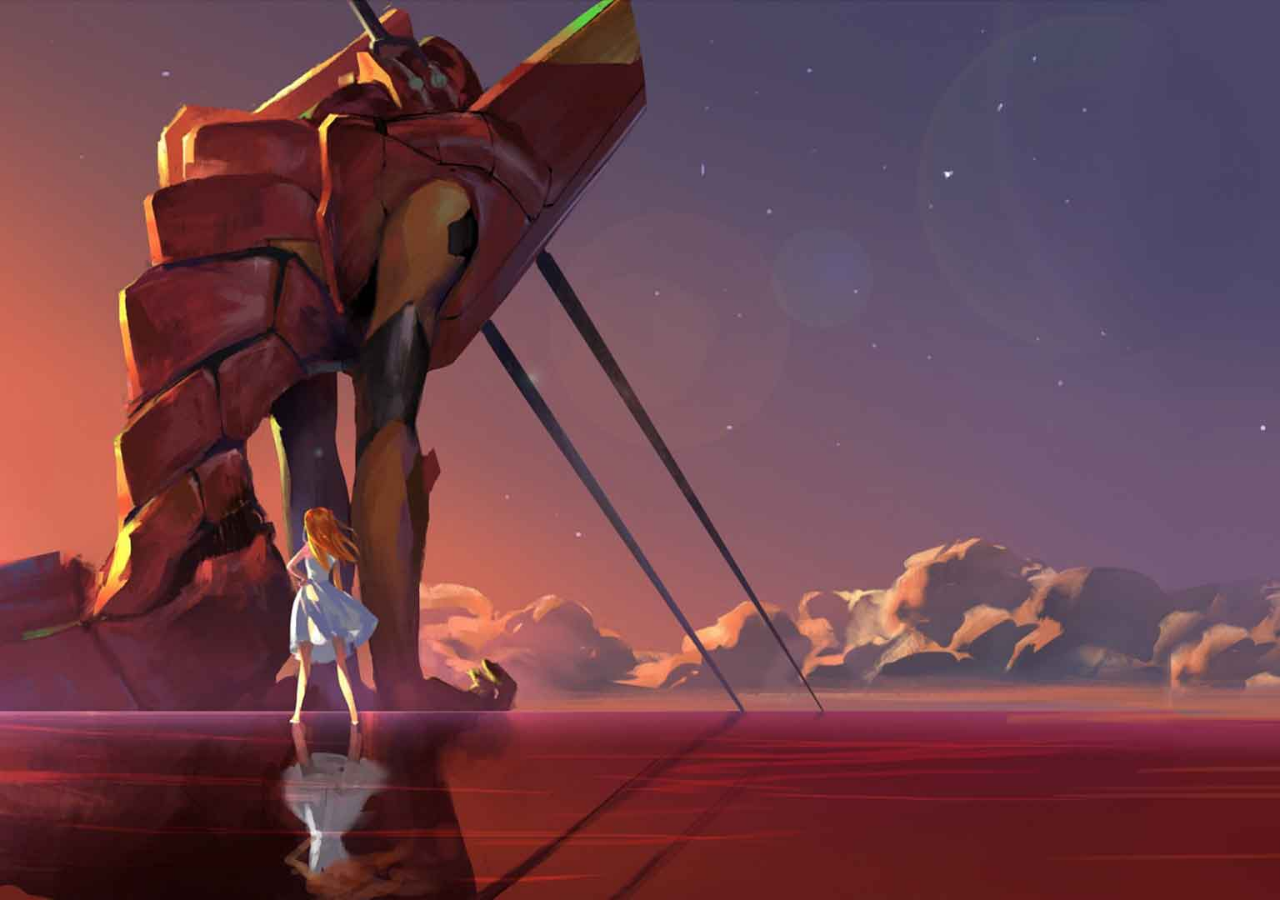
<file: index.html>
<!DOCTYPE html>
<html lang="en">
  <head>
    <meta charset="UTF-8">
    <title>西行寺岩羊</title>
    <meta http-equiv="x-ua-compatible" content="IE=edge">
    <meta name="description" content="西行寺岩羊的个人主页-缓慢但坚定,一个普通学生的个人博客,用于更新、记录日常的、代码、思想和游戏，欢迎来这里玩~">
    <meta name="keywords" content="博客,个人主页,西行寺岩羊,岩羊,Minecraft,东方project,Terraria,IT,Java,C,前端,后端,C++,Spring,SpringBoot,计算机,游戏,电脑">
    <meta name="author" content="zheep,西行寺岩羊,210988580@qq.com">
    <meta name="copyright" content="zheep,西行寺岩羊">
    <link rel="shortcut icon" href="/assets/favicon-B7eUjUNf.ico" type="image/x-icon">
  <script type="module" crossorigin src="/assets/index-CRAoXl1F.js"></script>
  <link rel="stylesheet" crossorigin href="/assets/index-o7gYBTeR.css">

  <body>
    <div id="app"></div>
  </body>
</html>
</file>
<file: assets/index-o7gYBTeR.css>
@charset "UTF-8";pre code.hljs{display:block;overflow-x:auto;padding:1em}code.hljs{padding:3px 5px}/*!
  Theme: StackOverflow Light
  Description: Light theme as used on stackoverflow.com
  Author: stackoverflow.com
  Maintainer: @Hirse
  Website: https://github.com/StackExchange/Stacks
  License: MIT
  Updated: 2021-05-15

  Updated for @stackoverflow/stacks v0.64.0
  Code Blocks: /blob/v0.64.0/lib/css/components/_stacks-code-blocks.less
  Colors: /blob/v0.64.0/lib/css/exports/_stacks-constants-colors.less
*/.hljs{color:#2f3337;background:#f6f6f6}.hljs-subst{color:#2f3337}.hljs-comment{color:#656e77}.hljs-keyword,.hljs-selector-tag,.hljs-meta .hljs-keyword,.hljs-doctag,.hljs-section,.hljs-attr{color:#015692}.hljs-attribute{color:#803378}.hljs-name,.hljs-type,.hljs-number,.hljs-selector-id,.hljs-quote,.hljs-template-tag{color:#b75501}.hljs-selector-class{color:#015692}.hljs-string,.hljs-regexp,.hljs-symbol,.hljs-variable,.hljs-template-variable,.hljs-link,.hljs-selector-attr{color:#54790d}.hljs-meta,.hljs-selector-pseudo{color:#015692}.hljs-built_in,.hljs-title,.hljs-literal{color:#b75501}.hljs-bullet,.hljs-code{color:#535a60}.hljs-meta .hljs-string{color:#54790d}.hljs-deletion{color:#c02d2e}.hljs-addition{color:#2f6f44}.hljs-emphasis{font-style:italic}.hljs-strong{font-weight:700}.el-affix--fixed{position:fixed}.el-alert{--el-alert-padding:8px 16px;--el-alert-border-radius-base:var(--el-border-radius-base);--el-alert-title-font-size:14px;--el-alert-title-with-description-font-size:16px;--el-alert-description-font-size:14px;--el-alert-close-font-size:16px;--el-alert-close-customed-font-size:14px;--el-alert-icon-size:16px;--el-alert-icon-large-size:28px;align-items:center;background-color:var(--el-color-white);border-radius:var(--el-alert-border-radius-base);box-sizing:border-box;display:flex;margin:0;opacity:1;overflow:hidden;padding:var(--el-alert-padding);position:relative;transition:opacity var(--el-transition-duration-fast);width:100%}.el-alert.is-light .el-alert__close-btn{color:var(--el-text-color-placeholder)}.el-alert.is-dark .el-alert__close-btn,.el-alert.is-dark .el-alert__description{color:var(--el-color-white)}.el-alert.is-center{justify-content:center}.el-alert--success{--el-alert-bg-color:var(--el-color-success-light-9)}.el-alert--success.is-light{background-color:var(--el-alert-bg-color)}.el-alert--success.is-light,.el-alert--success.is-light .el-alert__description{color:var(--el-color-success)}.el-alert--success.is-dark{background-color:var(--el-color-success);color:var(--el-color-white)}.el-alert--info{--el-alert-bg-color:var(--el-color-info-light-9)}.el-alert--info.is-light{background-color:var(--el-alert-bg-color)}.el-alert--info.is-light,.el-alert--info.is-light .el-alert__description{color:var(--el-color-info)}.el-alert--info.is-dark{background-color:var(--el-color-info);color:var(--el-color-white)}.el-alert--warning{--el-alert-bg-color:var(--el-color-warning-light-9)}.el-alert--warning.is-light{background-color:var(--el-alert-bg-color)}.el-alert--warning.is-light,.el-alert--warning.is-light .el-alert__description{color:var(--el-color-warning)}.el-alert--warning.is-dark{background-color:var(--el-color-warning);color:var(--el-color-white)}.el-alert--error{--el-alert-bg-color:var(--el-color-error-light-9)}.el-alert--error.is-light{background-color:var(--el-alert-bg-color)}.el-alert--error.is-light,.el-alert--error.is-light .el-alert__description{color:var(--el-color-error)}.el-alert--error.is-dark{background-color:var(--el-color-error);color:var(--el-color-white)}.el-alert__content{display:flex;flex-direction:column;gap:4px}.el-alert .el-alert__icon{font-size:var(--el-alert-icon-size);margin-right:8px;width:var(--el-alert-icon-size)}.el-alert .el-alert__icon.is-big{font-size:var(--el-alert-icon-large-size);margin-right:12px;width:var(--el-alert-icon-large-size)}.el-alert__title{font-size:var(--el-alert-title-font-size);line-height:24px}.el-alert__title.with-description{font-size:var(--el-alert-title-with-description-font-size)}.el-alert .el-alert__description{font-size:var(--el-alert-description-font-size);margin:0}.el-alert .el-alert__close-btn{cursor:pointer;font-size:var(--el-alert-close-font-size);opacity:1;position:absolute;right:16px;top:12px}.el-alert .el-alert__close-btn.is-customed{font-size:var(--el-alert-close-customed-font-size);font-style:normal;line-height:24px;top:8px}.el-alert-fade-enter-from,.el-alert-fade-leave-active{opacity:0}.el-aside{box-sizing:border-box;flex-shrink:0;overflow:auto;width:var(--el-aside-width,300px)}.el-autocomplete{--el-input-text-color:var(--el-text-color-regular);--el-input-border:var(--el-border);--el-input-hover-border:var(--el-border-color-hover);--el-input-focus-border:var(--el-color-primary);--el-input-transparent-border:0 0 0 1px transparent inset;--el-input-border-color:var(--el-border-color);--el-input-border-radius:var(--el-border-radius-base);--el-input-bg-color:var(--el-fill-color-blank);--el-input-icon-color:var(--el-text-color-placeholder);--el-input-placeholder-color:var(--el-text-color-placeholder);--el-input-hover-border-color:var(--el-border-color-hover);--el-input-clear-hover-color:var(--el-text-color-secondary);--el-input-focus-border-color:var(--el-color-primary);--el-input-width:100%;display:inline-block;position:relative;width:var(--el-input-width)}.el-autocomplete__popper.el-popper{background:var(--el-bg-color-overlay);border:1px solid var(--el-border-color-light);box-shadow:var(--el-box-shadow-light)}.el-autocomplete__popper.el-popper .el-popper__arrow:before{border:1px solid var(--el-border-color-light)}.el-autocomplete__popper.el-popper[data-popper-placement^=top] .el-popper__arrow:before{border-left-color:transparent;border-top-color:transparent}.el-autocomplete__popper.el-popper[data-popper-placement^=bottom] .el-popper__arrow:before{border-bottom-color:transparent;border-right-color:transparent}.el-autocomplete__popper.el-popper[data-popper-placement^=left] .el-popper__arrow:before{border-bottom-color:transparent;border-left-color:transparent}.el-autocomplete__popper.el-popper[data-popper-placement^=right] .el-popper__arrow:before{border-right-color:transparent;border-top-color:transparent}.el-autocomplete-suggestion{border-radius:var(--el-border-radius-base);box-sizing:border-box}.el-autocomplete-suggestion__wrap{box-sizing:border-box;max-height:280px;padding:10px 0}.el-autocomplete-suggestion__list{margin:0;padding:0}.el-autocomplete-suggestion li{color:var(--el-text-color-regular);cursor:pointer;font-size:var(--el-font-size-base);line-height:34px;list-style:none;margin:0;overflow:hidden;padding:0 20px;text-align:left;text-overflow:ellipsis;white-space:nowrap}.el-autocomplete-suggestion li:hover,.el-autocomplete-suggestion li.highlighted{background-color:var(--el-fill-color-light)}.el-autocomplete-suggestion li.divider{border-top:1px solid var(--el-color-black);margin-top:6px}.el-autocomplete-suggestion li.divider:last-child{margin-bottom:-6px}.el-autocomplete-suggestion.is-loading li{color:var(--el-text-color-secondary);font-size:20px;height:100px;line-height:100px;text-align:center}.el-autocomplete-suggestion.is-loading li:after{content:"";display:inline-block;height:100%;vertical-align:middle}.el-autocomplete-suggestion.is-loading li:hover{background-color:var(--el-bg-color-overlay)}.el-autocomplete-suggestion.is-loading .el-icon-loading{vertical-align:middle}.el-avatar{--el-avatar-text-color:var(--el-color-white);--el-avatar-bg-color:var(--el-text-color-disabled);--el-avatar-text-size:14px;--el-avatar-icon-size:18px;--el-avatar-border-radius:var(--el-border-radius-base);--el-avatar-size-large:56px;--el-avatar-size-small:24px;--el-avatar-size:40px;align-items:center;background:var(--el-avatar-bg-color);box-sizing:border-box;color:var(--el-avatar-text-color);display:inline-flex;font-size:var(--el-avatar-text-size);height:var(--el-avatar-size);justify-content:center;overflow:hidden;text-align:center;width:var(--el-avatar-size)}.el-avatar>img{display:block;height:100%;width:100%}.el-avatar--circle{border-radius:50%}.el-avatar--square{border-radius:var(--el-avatar-border-radius)}.el-avatar--icon{font-size:var(--el-avatar-icon-size)}.el-avatar--small{--el-avatar-size:24px}.el-avatar--large{--el-avatar-size:56px}.el-backtop{--el-backtop-bg-color:var(--el-bg-color-overlay);--el-backtop-text-color:var(--el-color-primary);--el-backtop-hover-bg-color:var(--el-border-color-extra-light);align-items:center;background-color:var(--el-backtop-bg-color);border-radius:50%;box-shadow:var(--el-box-shadow-lighter);color:var(--el-backtop-text-color);cursor:pointer;display:flex;font-size:20px;height:40px;justify-content:center;position:fixed;width:40px;z-index:5}.el-backtop:hover{background-color:var(--el-backtop-hover-bg-color)}.el-backtop__icon{font-size:20px}.el-breadcrumb{font-size:14px;line-height:1}.el-breadcrumb:after,.el-breadcrumb:before{content:"";display:table}.el-breadcrumb:after{clear:both}.el-breadcrumb__separator{color:var(--el-text-color-placeholder);font-weight:700;margin:0 9px}.el-breadcrumb__separator.el-icon{font-weight:400;margin:0 6px}.el-breadcrumb__separator.el-icon svg{vertical-align:middle}.el-breadcrumb__item{align-items:center;display:inline-flex;float:left}.el-breadcrumb__inner{color:var(--el-text-color-regular)}.el-breadcrumb__inner a,.el-breadcrumb__inner.is-link{color:var(--el-text-color-primary);font-weight:700;text-decoration:none;transition:var(--el-transition-color)}.el-breadcrumb__inner a:hover,.el-breadcrumb__inner.is-link:hover{color:var(--el-color-primary);cursor:pointer}.el-breadcrumb__item:last-child .el-breadcrumb__inner,.el-breadcrumb__item:last-child .el-breadcrumb__inner a,.el-breadcrumb__item:last-child .el-breadcrumb__inner a:hover,.el-breadcrumb__item:last-child .el-breadcrumb__inner:hover{color:var(--el-text-color-regular);cursor:text;font-weight:400}.el-breadcrumb__item:last-child .el-breadcrumb__separator{display:none}.el-button-group{display:inline-block;vertical-align:middle}.el-button-group:after,.el-button-group:before{content:"";display:table}.el-button-group:after{clear:both}.el-button-group>.el-button{float:left;position:relative}.el-button-group>.el-button+.el-button{margin-left:0}.el-button-group>.el-button:first-child{border-bottom-right-radius:0;border-top-right-radius:0}.el-button-group>.el-button:last-child{border-bottom-left-radius:0;border-top-left-radius:0}.el-button-group>.el-button:first-child:last-child{border-bottom-left-radius:var(--el-border-radius-base);border-bottom-right-radius:var(--el-border-radius-base);border-top-left-radius:var(--el-border-radius-base);border-top-right-radius:var(--el-border-radius-base)}.el-button-group>.el-button:first-child:last-child.is-round{border-radius:var(--el-border-radius-round)}.el-button-group>.el-button:first-child:last-child.is-circle{border-radius:50%}.el-button-group>.el-button:not(:first-child):not(:last-child){border-radius:0}.el-button-group>.el-button:not(:last-child){margin-right:-1px}.el-button-group>.el-button:active,.el-button-group>.el-button:focus,.el-button-group>.el-button:hover{z-index:1}.el-button-group>.el-button.is-active{z-index:1}.el-button-group>.el-dropdown>.el-button{border-bottom-left-radius:0;border-left-color:var(--el-button-divide-border-color);border-top-left-radius:0}.el-button-group .el-button--primary:first-child{border-right-color:var(--el-button-divide-border-color)}.el-button-group .el-button--primary:last-child{border-left-color:var(--el-button-divide-border-color)}.el-button-group .el-button--primary:not(:first-child):not(:last-child){border-left-color:var(--el-button-divide-border-color);border-right-color:var(--el-button-divide-border-color)}.el-button-group .el-button--success:first-child{border-right-color:var(--el-button-divide-border-color)}.el-button-group .el-button--success:last-child{border-left-color:var(--el-button-divide-border-color)}.el-button-group .el-button--success:not(:first-child):not(:last-child){border-left-color:var(--el-button-divide-border-color);border-right-color:var(--el-button-divide-border-color)}.el-button-group .el-button--warning:first-child{border-right-color:var(--el-button-divide-border-color)}.el-button-group .el-button--warning:last-child{border-left-color:var(--el-button-divide-border-color)}.el-button-group .el-button--warning:not(:first-child):not(:last-child){border-left-color:var(--el-button-divide-border-color);border-right-color:var(--el-button-divide-border-color)}.el-button-group .el-button--danger:first-child{border-right-color:var(--el-button-divide-border-color)}.el-button-group .el-button--danger:last-child{border-left-color:var(--el-button-divide-border-color)}.el-button-group .el-button--danger:not(:first-child):not(:last-child){border-left-color:var(--el-button-divide-border-color);border-right-color:var(--el-button-divide-border-color)}.el-button-group .el-button--info:first-child{border-right-color:var(--el-button-divide-border-color)}.el-button-group .el-button--info:last-child{border-left-color:var(--el-button-divide-border-color)}.el-button-group .el-button--info:not(:first-child):not(:last-child){border-left-color:var(--el-button-divide-border-color);border-right-color:var(--el-button-divide-border-color)}.el-calendar{--el-calendar-border:var(--el-table-border,1px solid var(--el-border-color-lighter));--el-calendar-header-border-bottom:var(--el-calendar-border);--el-calendar-selected-bg-color:var(--el-color-primary-light-9);--el-calendar-cell-width:85px;background-color:var(--el-fill-color-blank)}.el-calendar__header{border-bottom:var(--el-calendar-header-border-bottom);display:flex;justify-content:space-between;padding:12px 20px}.el-calendar__title{align-self:center;color:var(--el-text-color)}.el-calendar__body{padding:12px 20px 35px}.el-calendar-table{table-layout:fixed;width:100%}.el-calendar-table thead th{color:var(--el-text-color-regular);font-weight:400;padding:12px 0}.el-calendar-table:not(.is-range) td.next,.el-calendar-table:not(.is-range) td.prev{color:var(--el-text-color-placeholder)}.el-calendar-table td{border-bottom:var(--el-calendar-border);border-right:var(--el-calendar-border);transition:background-color var(--el-transition-duration-fast) ease;vertical-align:top}.el-calendar-table td.is-selected{background-color:var(--el-calendar-selected-bg-color)}.el-calendar-table td.is-today{color:var(--el-color-primary)}.el-calendar-table tr:first-child td{border-top:var(--el-calendar-border)}.el-calendar-table tr td:first-child{border-left:var(--el-calendar-border)}.el-calendar-table tr.el-calendar-table__row--hide-border td{border-top:none}.el-calendar-table .el-calendar-day{box-sizing:border-box;height:var(--el-calendar-cell-width);padding:8px}.el-calendar-table .el-calendar-day:hover{background-color:var(--el-calendar-selected-bg-color);cursor:pointer}.el-card{--el-card-border-color:var(--el-border-color-light);--el-card-border-radius:4px;--el-card-padding:20px;--el-card-bg-color:var(--el-fill-color-blank);background-color:var(--el-card-bg-color);border:1px solid var(--el-card-border-color);border-radius:var(--el-card-border-radius);color:var(--el-text-color-primary);overflow:hidden;transition:var(--el-transition-duration)}.el-card.is-always-shadow{box-shadow:var(--el-box-shadow-light)}.el-card.is-hover-shadow:focus,.el-card.is-hover-shadow:hover{box-shadow:var(--el-box-shadow-light)}.el-card__header{border-bottom:1px solid var(--el-card-border-color);box-sizing:border-box;padding:calc(var(--el-card-padding) - 2px) var(--el-card-padding)}.el-card__body{padding:var(--el-card-padding)}.el-card__footer{border-top:1px solid var(--el-card-border-color);box-sizing:border-box;padding:calc(var(--el-card-padding) - 2px) var(--el-card-padding)}.el-carousel__item{display:inline-block;height:100%;left:0;overflow:hidden;position:absolute;top:0;width:100%}.el-carousel__item,.el-carousel__item.is-active{z-index:calc(var(--el-index-normal) - 1)}.el-carousel__item--card,.el-carousel__item.is-animating{transition:transform .4s ease-in-out}.el-carousel__item--card{width:50%}.el-carousel__item--card.is-in-stage{cursor:pointer;z-index:var(--el-index-normal)}.el-carousel__item--card.is-in-stage.is-hover .el-carousel__mask,.el-carousel__item--card.is-in-stage:hover .el-carousel__mask{opacity:.12}.el-carousel__item--card.is-active{z-index:calc(var(--el-index-normal) + 1)}.el-carousel__item--card-vertical{height:50%;width:100%}.el-carousel__mask{background-color:var(--el-color-white);height:100%;left:0;opacity:.24;position:absolute;top:0;transition:var(--el-transition-duration-fast);width:100%}.el-carousel{--el-carousel-arrow-font-size:12px;--el-carousel-arrow-size:36px;--el-carousel-arrow-background:rgba(31,45,61,.11);--el-carousel-arrow-hover-background:rgba(31,45,61,.23);--el-carousel-indicator-width:30px;--el-carousel-indicator-height:2px;--el-carousel-indicator-padding-horizontal:4px;--el-carousel-indicator-padding-vertical:12px;--el-carousel-indicator-out-color:var(--el-border-color-hover);position:relative}.el-carousel--horizontal,.el-carousel--vertical{overflow:hidden}.el-carousel__container{height:300px;position:relative}.el-carousel__arrow{align-items:center;background-color:var(--el-carousel-arrow-background);border:none;border-radius:50%;color:#fff;cursor:pointer;display:inline-flex;font-size:var(--el-carousel-arrow-font-size);height:var(--el-carousel-arrow-size);justify-content:center;margin:0;outline:none;padding:0;position:absolute;text-align:center;top:50%;transform:translateY(-50%);transition:var(--el-transition-duration);width:var(--el-carousel-arrow-size);z-index:10}.el-carousel__arrow--left{left:16px}.el-carousel__arrow--right{right:16px}.el-carousel__arrow:hover{background-color:var(--el-carousel-arrow-hover-background)}.el-carousel__arrow i{cursor:pointer}.el-carousel__indicators{list-style:none;margin:0;padding:0;position:absolute;z-index:calc(var(--el-index-normal) + 1)}.el-carousel__indicators--horizontal{bottom:0;left:50%;transform:translate(-50%)}.el-carousel__indicators--vertical{right:0;top:50%;transform:translateY(-50%)}.el-carousel__indicators--outside{bottom:calc(var(--el-carousel-indicator-height) + var(--el-carousel-indicator-padding-vertical)*2);position:static;text-align:center;transform:none}.el-carousel__indicators--outside .el-carousel__indicator:hover button{opacity:.64}.el-carousel__indicators--outside button{background-color:var(--el-carousel-indicator-out-color);opacity:.24}.el-carousel__indicators--right{right:0}.el-carousel__indicators--labels{left:0;right:0;text-align:center;transform:none}.el-carousel__indicators--labels .el-carousel__button{color:#000;font-size:12px;height:auto;padding:2px 18px;width:auto}.el-carousel__indicators--labels .el-carousel__indicator{padding:6px 4px}.el-carousel__indicator{background-color:transparent;cursor:pointer}.el-carousel__indicator:hover button{opacity:.72}.el-carousel__indicator--horizontal{display:inline-block;padding:var(--el-carousel-indicator-padding-vertical) var(--el-carousel-indicator-padding-horizontal)}.el-carousel__indicator--vertical{padding:var(--el-carousel-indicator-padding-horizontal) var(--el-carousel-indicator-padding-vertical)}.el-carousel__indicator--vertical .el-carousel__button{height:calc(var(--el-carousel-indicator-width)/2);width:var(--el-carousel-indicator-height)}.el-carousel__indicator.is-active button{opacity:1}.el-carousel__button{background-color:#fff;border:none;cursor:pointer;display:block;height:var(--el-carousel-indicator-height);margin:0;opacity:.48;outline:none;padding:0;transition:var(--el-transition-duration);width:var(--el-carousel-indicator-width)}.carousel-arrow-left-enter-from,.carousel-arrow-left-leave-active{opacity:0;transform:translateY(-50%) translate(-10px)}.carousel-arrow-right-enter-from,.carousel-arrow-right-leave-active{opacity:0;transform:translateY(-50%) translate(10px)}.el-transitioning{filter:url(#elCarouselHorizontal)}.el-transitioning-vertical{filter:url(#elCarouselVertical)}.el-cascader-panel{--el-cascader-menu-text-color:var(--el-text-color-regular);--el-cascader-menu-selected-text-color:var(--el-color-primary);--el-cascader-menu-fill:var(--el-bg-color-overlay);--el-cascader-menu-font-size:var(--el-font-size-base);--el-cascader-menu-radius:var(--el-border-radius-base);--el-cascader-menu-border:solid 1px var(--el-border-color-light);--el-cascader-menu-shadow:var(--el-box-shadow-light);--el-cascader-node-background-hover:var(--el-fill-color-light);--el-cascader-node-color-disabled:var(--el-text-color-placeholder);--el-cascader-color-empty:var(--el-text-color-placeholder);--el-cascader-tag-background:var(--el-fill-color);border-radius:var(--el-cascader-menu-radius);display:flex;font-size:var(--el-cascader-menu-font-size)}.el-cascader-panel.is-bordered{border:var(--el-cascader-menu-border);border-radius:var(--el-cascader-menu-radius)}.el-cascader-menu{border-right:var(--el-cascader-menu-border);box-sizing:border-box;color:var(--el-cascader-menu-text-color);min-width:180px}.el-cascader-menu:last-child{border-right:none}.el-cascader-menu:last-child .el-cascader-node{padding-right:20px}.el-cascader-menu__wrap.el-scrollbar__wrap{height:204px}.el-cascader-menu__list{box-sizing:border-box;list-style:none;margin:0;min-height:100%;padding:6px 0;position:relative}.el-cascader-menu__hover-zone{height:100%;left:0;pointer-events:none;position:absolute;top:0;width:100%}.el-cascader-menu__empty-text{align-items:center;color:var(--el-cascader-color-empty);display:flex;left:50%;position:absolute;top:50%;transform:translate(-50%,-50%)}.el-cascader-menu__empty-text .is-loading{margin-right:2px}.el-cascader-node{align-items:center;display:flex;height:34px;line-height:34px;outline:none;padding:0 30px 0 20px;position:relative}.el-cascader-node.is-selectable.in-active-path{color:var(--el-cascader-menu-text-color)}.el-cascader-node.in-active-path,.el-cascader-node.is-active,.el-cascader-node.is-selectable.in-checked-path{color:var(--el-cascader-menu-selected-text-color);font-weight:700}.el-cascader-node:not(.is-disabled){cursor:pointer}.el-cascader-node:not(.is-disabled):focus,.el-cascader-node:not(.is-disabled):hover{background:var(--el-cascader-node-background-hover)}.el-cascader-node.is-disabled{color:var(--el-cascader-node-color-disabled);cursor:not-allowed}.el-cascader-node__prefix{left:10px;position:absolute}.el-cascader-node__postfix{position:absolute;right:10px}.el-cascader-node__label{flex:1;overflow:hidden;padding:0 8px;text-align:left;text-overflow:ellipsis;white-space:nowrap}.el-cascader-node>.el-checkbox{margin-right:0}.el-cascader-node>.el-radio{margin-right:0}.el-cascader-node>.el-radio .el-radio__label{padding-left:0}.el-cascader{--el-cascader-menu-text-color:var(--el-text-color-regular);--el-cascader-menu-selected-text-color:var(--el-color-primary);--el-cascader-menu-fill:var(--el-bg-color-overlay);--el-cascader-menu-font-size:var(--el-font-size-base);--el-cascader-menu-radius:var(--el-border-radius-base);--el-cascader-menu-border:solid 1px var(--el-border-color-light);--el-cascader-menu-shadow:var(--el-box-shadow-light);--el-cascader-node-background-hover:var(--el-fill-color-light);--el-cascader-node-color-disabled:var(--el-text-color-placeholder);--el-cascader-color-empty:var(--el-text-color-placeholder);--el-cascader-tag-background:var(--el-fill-color);display:inline-block;font-size:var(--el-font-size-base);line-height:32px;outline:none;position:relative;vertical-align:middle}.el-cascader:not(.is-disabled):hover .el-input__wrapper{box-shadow:0 0 0 1px var(--el-input-hover-border-color) inset;cursor:pointer}.el-cascader .el-input{cursor:pointer;display:flex}.el-cascader .el-input .el-input__inner{cursor:pointer;text-overflow:ellipsis}.el-cascader .el-input .el-input__suffix-inner .el-icon{height:calc(100% - 2px)}.el-cascader .el-input .el-input__suffix-inner .el-icon svg{vertical-align:middle}.el-cascader .el-input .icon-arrow-down{font-size:14px;transition:transform var(--el-transition-duration)}.el-cascader .el-input .icon-arrow-down.is-reverse{transform:rotate(180deg)}.el-cascader .el-input .icon-circle-close:hover{color:var(--el-input-clear-hover-color,var(--el-text-color-secondary))}.el-cascader .el-input.is-focus .el-input__wrapper{box-shadow:0 0 0 1px var(--el-input-focus-border-color,var(--el-color-primary)) inset}.el-cascader--large{font-size:14px;line-height:40px}.el-cascader--small{font-size:12px;line-height:24px}.el-cascader.is-disabled .el-cascader__label{color:var(--el-disabled-text-color);z-index:calc(var(--el-index-normal) + 1)}.el-cascader__dropdown{--el-cascader-menu-text-color:var(--el-text-color-regular);--el-cascader-menu-selected-text-color:var(--el-color-primary);--el-cascader-menu-fill:var(--el-bg-color-overlay);--el-cascader-menu-font-size:var(--el-font-size-base);--el-cascader-menu-radius:var(--el-border-radius-base);--el-cascader-menu-border:solid 1px var(--el-border-color-light);--el-cascader-menu-shadow:var(--el-box-shadow-light);--el-cascader-node-background-hover:var(--el-fill-color-light);--el-cascader-node-color-disabled:var(--el-text-color-placeholder);--el-cascader-color-empty:var(--el-text-color-placeholder);--el-cascader-tag-background:var(--el-fill-color);border-radius:var(--el-cascader-menu-radius);font-size:var(--el-cascader-menu-font-size)}.el-cascader__dropdown.el-popper{background:var(--el-cascader-menu-fill);border:var(--el-cascader-menu-border)}.el-cascader__dropdown.el-popper .el-popper__arrow:before{border:var(--el-cascader-menu-border)}.el-cascader__dropdown.el-popper[data-popper-placement^=top] .el-popper__arrow:before{border-left-color:transparent;border-top-color:transparent}.el-cascader__dropdown.el-popper[data-popper-placement^=bottom] .el-popper__arrow:before{border-bottom-color:transparent;border-right-color:transparent}.el-cascader__dropdown.el-popper[data-popper-placement^=left] .el-popper__arrow:before{border-bottom-color:transparent;border-left-color:transparent}.el-cascader__dropdown.el-popper[data-popper-placement^=right] .el-popper__arrow:before{border-right-color:transparent;border-top-color:transparent}.el-cascader__dropdown.el-popper{box-shadow:var(--el-cascader-menu-shadow)}.el-cascader__tags{box-sizing:border-box;display:flex;flex-wrap:wrap;left:0;line-height:normal;position:absolute;right:30px;text-align:left;top:50%;transform:translateY(-50%)}.el-cascader__tags .el-tag{align-items:center;background:var(--el-cascader-tag-background);display:inline-flex;margin:2px 0 2px 6px;max-width:100%;text-overflow:ellipsis}.el-cascader__tags .el-tag:not(.is-hit){border-color:transparent}.el-cascader__tags .el-tag>span{flex:1;overflow:hidden;text-overflow:ellipsis}.el-cascader__tags .el-tag .el-icon-close{background-color:var(--el-text-color-placeholder);color:var(--el-color-white);flex:none}.el-cascader__tags .el-tag .el-icon-close:hover{background-color:var(--el-text-color-secondary)}.el-cascader__tags.is-validate{right:55px}.el-cascader__collapse-tags{white-space:normal;z-index:var(--el-index-normal)}.el-cascader__collapse-tags .el-tag{align-items:center;background:var(--el-fill-color);display:inline-flex;margin:2px 0 2px 6px;max-width:100%;text-overflow:ellipsis}.el-cascader__collapse-tags .el-tag:not(.is-hit){border-color:transparent}.el-cascader__collapse-tags .el-tag>span{flex:1;overflow:hidden;text-overflow:ellipsis}.el-cascader__collapse-tags .el-tag .el-icon-close{background-color:var(--el-text-color-placeholder);color:var(--el-color-white);flex:none}.el-cascader__collapse-tags .el-tag .el-icon-close:hover{background-color:var(--el-text-color-secondary)}.el-cascader__suggestion-panel{border-radius:var(--el-cascader-menu-radius)}.el-cascader__suggestion-list{color:var(--el-cascader-menu-text-color);font-size:var(--el-font-size-base);margin:0;max-height:204px;padding:6px 0;text-align:center}.el-cascader__suggestion-item{align-items:center;cursor:pointer;display:flex;height:34px;justify-content:space-between;outline:none;padding:0 15px;text-align:left}.el-cascader__suggestion-item:focus,.el-cascader__suggestion-item:hover{background:var(--el-cascader-node-background-hover)}.el-cascader__suggestion-item.is-checked{color:var(--el-cascader-menu-selected-text-color);font-weight:700}.el-cascader__suggestion-item>span{margin-right:10px}.el-cascader__empty-text{color:var(--el-cascader-color-empty);margin:10px 0}.el-cascader__search-input{background:transparent;border:none;box-sizing:border-box;color:var(--el-cascader-menu-text-color);flex:1;height:24px;margin:2px 0 2px 11px;min-width:60px;outline:none;padding:0}.el-cascader__search-input::-moz-placeholder{color:transparent}.el-cascader__search-input:-ms-input-placeholder{color:transparent}.el-cascader__search-input::placeholder{color:transparent}.el-check-tag{background-color:var(--el-color-info-light-9);border-radius:var(--el-border-radius-base);color:var(--el-color-info);cursor:pointer;display:inline-block;font-size:var(--el-font-size-base);font-weight:700;line-height:var(--el-font-size-base);padding:7px 15px;transition:var(--el-transition-all)}.el-check-tag:hover{background-color:var(--el-color-info-light-7)}.el-check-tag.is-checked.el-check-tag--primary{background-color:var(--el-color-primary-light-8);color:var(--el-color-primary)}.el-check-tag.is-checked.el-check-tag--primary:hover{background-color:var(--el-color-primary-light-7)}.el-check-tag.is-checked.el-check-tag--success{background-color:var(--el-color-success-light-8);color:var(--el-color-success)}.el-check-tag.is-checked.el-check-tag--success:hover{background-color:var(--el-color-success-light-7)}.el-check-tag.is-checked.el-check-tag--warning{background-color:var(--el-color-warning-light-8);color:var(--el-color-warning)}.el-check-tag.is-checked.el-check-tag--warning:hover{background-color:var(--el-color-warning-light-7)}.el-check-tag.is-checked.el-check-tag--danger{background-color:var(--el-color-danger-light-8);color:var(--el-color-danger)}.el-check-tag.is-checked.el-check-tag--danger:hover{background-color:var(--el-color-danger-light-7)}.el-check-tag.is-checked.el-check-tag--error{background-color:var(--el-color-error-light-8);color:var(--el-color-error)}.el-check-tag.is-checked.el-check-tag--error:hover{background-color:var(--el-color-error-light-7)}.el-check-tag.is-checked.el-check-tag--info{background-color:var(--el-color-info-light-8);color:var(--el-color-info)}.el-check-tag.is-checked.el-check-tag--info:hover{background-color:var(--el-color-info-light-7)}.el-checkbox-button{--el-checkbox-button-checked-bg-color:var(--el-color-primary);--el-checkbox-button-checked-text-color:var(--el-color-white);--el-checkbox-button-checked-border-color:var(--el-color-primary);display:inline-block;position:relative}.el-checkbox-button__inner{-webkit-appearance:none;background:var(--el-button-bg-color,var(--el-fill-color-blank));border:var(--el-border);border-left-color:transparent;border-radius:0;box-sizing:border-box;color:var(--el-button-text-color,var(--el-text-color-regular));cursor:pointer;display:inline-block;font-size:var(--el-font-size-base);font-weight:var(--el-checkbox-font-weight);line-height:1;margin:0;outline:none;padding:8px 15px;position:relative;text-align:center;transition:var(--el-transition-all);-webkit-user-select:none;-moz-user-select:none;-ms-user-select:none;user-select:none;vertical-align:middle;white-space:nowrap}.el-checkbox-button__inner.is-round{padding:8px 15px}.el-checkbox-button__inner:hover{color:var(--el-color-primary)}.el-checkbox-button__inner [class*=el-icon-]{line-height:.9}.el-checkbox-button__inner [class*=el-icon-]+span{margin-left:5px}.el-checkbox-button__original{margin:0;opacity:0;outline:none;position:absolute;z-index:-1}.el-checkbox-button.is-checked .el-checkbox-button__inner{background-color:var(--el-checkbox-button-checked-bg-color);border-color:var(--el-checkbox-button-checked-border-color);box-shadow:-1px 0 0 0 var(--el-color-primary-light-7);color:var(--el-checkbox-button-checked-text-color)}.el-checkbox-button.is-checked:first-child .el-checkbox-button__inner{border-left-color:var(--el-checkbox-button-checked-border-color)}.el-checkbox-button.is-disabled .el-checkbox-button__inner{background-color:var(--el-button-disabled-bg-color,var(--el-fill-color-blank));background-image:none;border-color:var(--el-button-disabled-border-color,var(--el-border-color-light));box-shadow:none;color:var(--el-disabled-text-color);cursor:not-allowed}.el-checkbox-button.is-disabled:first-child .el-checkbox-button__inner{border-left-color:var(--el-button-disabled-border-color,var(--el-border-color-light))}.el-checkbox-button:first-child .el-checkbox-button__inner{border-bottom-left-radius:var(--el-border-radius-base);border-left:var(--el-border);border-top-left-radius:var(--el-border-radius-base);box-shadow:none!important}.el-checkbox-button.is-focus .el-checkbox-button__inner{border-color:var(--el-checkbox-button-checked-border-color)}.el-checkbox-button:last-child .el-checkbox-button__inner{border-bottom-right-radius:var(--el-border-radius-base);border-top-right-radius:var(--el-border-radius-base)}.el-checkbox-button--large .el-checkbox-button__inner{border-radius:0;font-size:var(--el-font-size-base);padding:12px 19px}.el-checkbox-button--large .el-checkbox-button__inner.is-round{padding:12px 19px}.el-checkbox-button--small .el-checkbox-button__inner{border-radius:0;font-size:12px;padding:5px 11px}.el-checkbox-button--small .el-checkbox-button__inner.is-round{padding:5px 11px}.el-checkbox-group{font-size:0;line-height:0}.el-checkbox{--el-checkbox-font-size:14px;--el-checkbox-font-weight:var(--el-font-weight-primary);--el-checkbox-text-color:var(--el-text-color-regular);--el-checkbox-input-height:14px;--el-checkbox-input-width:14px;--el-checkbox-border-radius:var(--el-border-radius-small);--el-checkbox-bg-color:var(--el-fill-color-blank);--el-checkbox-input-border:var(--el-border);--el-checkbox-disabled-border-color:var(--el-border-color);--el-checkbox-disabled-input-fill:var(--el-fill-color-light);--el-checkbox-disabled-icon-color:var(--el-text-color-placeholder);--el-checkbox-disabled-checked-input-fill:var(--el-border-color-extra-light);--el-checkbox-disabled-checked-input-border-color:var(--el-border-color);--el-checkbox-disabled-checked-icon-color:var(--el-text-color-placeholder);--el-checkbox-checked-text-color:var(--el-color-primary);--el-checkbox-checked-input-border-color:var(--el-color-primary);--el-checkbox-checked-bg-color:var(--el-color-primary);--el-checkbox-checked-icon-color:var(--el-color-white);--el-checkbox-input-border-color-hover:var(--el-color-primary);align-items:center;color:var(--el-checkbox-text-color);cursor:pointer;display:inline-flex;font-size:var(--el-font-size-base);font-weight:var(--el-checkbox-font-weight);height:var(--el-checkbox-height,32px);margin-right:30px;position:relative;-webkit-user-select:none;-moz-user-select:none;-ms-user-select:none;user-select:none;white-space:nowrap}.el-checkbox.is-disabled{cursor:not-allowed}.el-checkbox.is-bordered{border:var(--el-border);border-radius:var(--el-border-radius-base);box-sizing:border-box;padding:0 15px 0 9px}.el-checkbox.is-bordered.is-checked{border-color:var(--el-color-primary)}.el-checkbox.is-bordered.is-disabled{border-color:var(--el-border-color-lighter)}.el-checkbox.is-bordered.el-checkbox--large{border-radius:var(--el-border-radius-base);padding:0 19px 0 11px}.el-checkbox.is-bordered.el-checkbox--large .el-checkbox__label{font-size:var(--el-font-size-base)}.el-checkbox.is-bordered.el-checkbox--large .el-checkbox__inner{height:14px;width:14px}.el-checkbox.is-bordered.el-checkbox--small{border-radius:calc(var(--el-border-radius-base) - 1px);padding:0 11px 0 7px}.el-checkbox.is-bordered.el-checkbox--small .el-checkbox__label{font-size:12px}.el-checkbox.is-bordered.el-checkbox--small .el-checkbox__inner{height:12px;width:12px}.el-checkbox.is-bordered.el-checkbox--small .el-checkbox__inner:after{height:6px;width:2px}.el-checkbox input:focus-visible+.el-checkbox__inner{border-radius:var(--el-checkbox-border-radius);outline:2px solid var(--el-checkbox-input-border-color-hover);outline-offset:1px}.el-checkbox__input{cursor:pointer;display:inline-flex;outline:none;position:relative;white-space:nowrap}.el-checkbox__input.is-disabled .el-checkbox__inner{background-color:var(--el-checkbox-disabled-input-fill);border-color:var(--el-checkbox-disabled-border-color);cursor:not-allowed}.el-checkbox__input.is-disabled .el-checkbox__inner:after{border-color:var(--el-checkbox-disabled-icon-color);cursor:not-allowed}.el-checkbox__input.is-disabled.is-checked .el-checkbox__inner{background-color:var(--el-checkbox-disabled-checked-input-fill);border-color:var(--el-checkbox-disabled-checked-input-border-color)}.el-checkbox__input.is-disabled.is-checked .el-checkbox__inner:after{border-color:var(--el-checkbox-disabled-checked-icon-color)}.el-checkbox__input.is-disabled.is-indeterminate .el-checkbox__inner{background-color:var(--el-checkbox-disabled-checked-input-fill);border-color:var(--el-checkbox-disabled-checked-input-border-color)}.el-checkbox__input.is-disabled.is-indeterminate .el-checkbox__inner:before{background-color:var(--el-checkbox-disabled-checked-icon-color);border-color:var(--el-checkbox-disabled-checked-icon-color)}.el-checkbox__input.is-disabled+span.el-checkbox__label{color:var(--el-disabled-text-color);cursor:not-allowed}.el-checkbox__input.is-checked .el-checkbox__inner{background-color:var(--el-checkbox-checked-bg-color);border-color:var(--el-checkbox-checked-input-border-color)}.el-checkbox__input.is-checked .el-checkbox__inner:after{border-color:var(--el-checkbox-checked-icon-color);transform:rotate(45deg) scaleY(1)}.el-checkbox__input.is-checked+.el-checkbox__label{color:var(--el-checkbox-checked-text-color)}.el-checkbox__input.is-focus:not(.is-checked) .el-checkbox__original:not(:focus-visible){border-color:var(--el-checkbox-input-border-color-hover)}.el-checkbox__input.is-indeterminate .el-checkbox__inner{background-color:var(--el-checkbox-checked-bg-color);border-color:var(--el-checkbox-checked-input-border-color)}.el-checkbox__input.is-indeterminate .el-checkbox__inner:before{background-color:var(--el-checkbox-checked-icon-color);content:"";display:block;height:2px;left:0;position:absolute;right:0;top:5px;transform:scale(.5)}.el-checkbox__input.is-indeterminate .el-checkbox__inner:after{display:none}.el-checkbox__inner{background-color:var(--el-checkbox-bg-color);border:var(--el-checkbox-input-border);border-radius:var(--el-checkbox-border-radius);box-sizing:border-box;display:inline-block;height:var(--el-checkbox-input-height);position:relative;transition:border-color .25s cubic-bezier(.71,-.46,.29,1.46),background-color .25s cubic-bezier(.71,-.46,.29,1.46),outline .25s cubic-bezier(.71,-.46,.29,1.46);width:var(--el-checkbox-input-width);z-index:var(--el-index-normal)}.el-checkbox__inner:hover{border-color:var(--el-checkbox-input-border-color-hover)}.el-checkbox__inner:after{border:1px solid transparent;border-left:0;border-top:0;box-sizing:content-box;content:"";height:7px;left:4px;position:absolute;top:1px;transform:rotate(45deg) scaleY(0);transform-origin:center;transition:transform .15s ease-in .05s;width:3px}.el-checkbox__original{height:0;margin:0;opacity:0;outline:none;position:absolute;width:0;z-index:-1}.el-checkbox__label{display:inline-block;font-size:var(--el-checkbox-font-size);line-height:1;padding-left:8px}.el-checkbox.el-checkbox--large{height:40px}.el-checkbox.el-checkbox--large .el-checkbox__label{font-size:14px}.el-checkbox.el-checkbox--large .el-checkbox__inner{height:14px;width:14px}.el-checkbox.el-checkbox--small{height:24px}.el-checkbox.el-checkbox--small .el-checkbox__label{font-size:12px}.el-checkbox.el-checkbox--small .el-checkbox__inner{height:12px;width:12px}.el-checkbox.el-checkbox--small .el-checkbox__input.is-indeterminate .el-checkbox__inner:before{top:4px}.el-checkbox.el-checkbox--small .el-checkbox__inner:after{height:6px;width:2px}.el-checkbox:last-of-type{margin-right:0}[class*=el-col-]{box-sizing:border-box}[class*=el-col-].is-guttered{display:block;min-height:1px}.el-col-0{flex:0 0 0%;max-width:0}.el-col-0,.el-col-0.is-guttered{display:none}.el-col-offset-0{margin-left:0}.el-col-pull-0{position:relative;right:0}.el-col-push-0{left:0;position:relative}.el-col-1{flex:0 0 4.1666666667%;max-width:4.1666666667%}.el-col-1,.el-col-1.is-guttered{display:block}.el-col-offset-1{margin-left:4.1666666667%}.el-col-pull-1{position:relative;right:4.1666666667%}.el-col-push-1{left:4.1666666667%;position:relative}.el-col-2{flex:0 0 8.3333333333%;max-width:8.3333333333%}.el-col-2,.el-col-2.is-guttered{display:block}.el-col-offset-2{margin-left:8.3333333333%}.el-col-pull-2{position:relative;right:8.3333333333%}.el-col-push-2{left:8.3333333333%;position:relative}.el-col-3{flex:0 0 12.5%;max-width:12.5%}.el-col-3,.el-col-3.is-guttered{display:block}.el-col-offset-3{margin-left:12.5%}.el-col-pull-3{position:relative;right:12.5%}.el-col-push-3{left:12.5%;position:relative}.el-col-4{flex:0 0 16.6666666667%;max-width:16.6666666667%}.el-col-4,.el-col-4.is-guttered{display:block}.el-col-offset-4{margin-left:16.6666666667%}.el-col-pull-4{position:relative;right:16.6666666667%}.el-col-push-4{left:16.6666666667%;position:relative}.el-col-5{flex:0 0 20.8333333333%;max-width:20.8333333333%}.el-col-5,.el-col-5.is-guttered{display:block}.el-col-offset-5{margin-left:20.8333333333%}.el-col-pull-5{position:relative;right:20.8333333333%}.el-col-push-5{left:20.8333333333%;position:relative}.el-col-6{flex:0 0 25%;max-width:25%}.el-col-6,.el-col-6.is-guttered{display:block}.el-col-offset-6{margin-left:25%}.el-col-pull-6{position:relative;right:25%}.el-col-push-6{left:25%;position:relative}.el-col-7{flex:0 0 29.1666666667%;max-width:29.1666666667%}.el-col-7,.el-col-7.is-guttered{display:block}.el-col-offset-7{margin-left:29.1666666667%}.el-col-pull-7{position:relative;right:29.1666666667%}.el-col-push-7{left:29.1666666667%;position:relative}.el-col-8{flex:0 0 33.3333333333%;max-width:33.3333333333%}.el-col-8,.el-col-8.is-guttered{display:block}.el-col-offset-8{margin-left:33.3333333333%}.el-col-pull-8{position:relative;right:33.3333333333%}.el-col-push-8{left:33.3333333333%;position:relative}.el-col-9{flex:0 0 37.5%;max-width:37.5%}.el-col-9,.el-col-9.is-guttered{display:block}.el-col-offset-9{margin-left:37.5%}.el-col-pull-9{position:relative;right:37.5%}.el-col-push-9{left:37.5%;position:relative}.el-col-10{flex:0 0 41.6666666667%;max-width:41.6666666667%}.el-col-10,.el-col-10.is-guttered{display:block}.el-col-offset-10{margin-left:41.6666666667%}.el-col-pull-10{position:relative;right:41.6666666667%}.el-col-push-10{left:41.6666666667%;position:relative}.el-col-11{flex:0 0 45.8333333333%;max-width:45.8333333333%}.el-col-11,.el-col-11.is-guttered{display:block}.el-col-offset-11{margin-left:45.8333333333%}.el-col-pull-11{position:relative;right:45.8333333333%}.el-col-push-11{left:45.8333333333%;position:relative}.el-col-12{flex:0 0 50%;max-width:50%}.el-col-12,.el-col-12.is-guttered{display:block}.el-col-offset-12{margin-left:50%}.el-col-pull-12{position:relative;right:50%}.el-col-push-12{left:50%;position:relative}.el-col-13{flex:0 0 54.1666666667%;max-width:54.1666666667%}.el-col-13,.el-col-13.is-guttered{display:block}.el-col-offset-13{margin-left:54.1666666667%}.el-col-pull-13{position:relative;right:54.1666666667%}.el-col-push-13{left:54.1666666667%;position:relative}.el-col-14{flex:0 0 58.3333333333%;max-width:58.3333333333%}.el-col-14,.el-col-14.is-guttered{display:block}.el-col-offset-14{margin-left:58.3333333333%}.el-col-pull-14{position:relative;right:58.3333333333%}.el-col-push-14{left:58.3333333333%;position:relative}.el-col-15{flex:0 0 62.5%;max-width:62.5%}.el-col-15,.el-col-15.is-guttered{display:block}.el-col-offset-15{margin-left:62.5%}.el-col-pull-15{position:relative;right:62.5%}.el-col-push-15{left:62.5%;position:relative}.el-col-16{flex:0 0 66.6666666667%;max-width:66.6666666667%}.el-col-16,.el-col-16.is-guttered{display:block}.el-col-offset-16{margin-left:66.6666666667%}.el-col-pull-16{position:relative;right:66.6666666667%}.el-col-push-16{left:66.6666666667%;position:relative}.el-col-17{flex:0 0 70.8333333333%;max-width:70.8333333333%}.el-col-17,.el-col-17.is-guttered{display:block}.el-col-offset-17{margin-left:70.8333333333%}.el-col-pull-17{position:relative;right:70.8333333333%}.el-col-push-17{left:70.8333333333%;position:relative}.el-col-18{flex:0 0 75%;max-width:75%}.el-col-18,.el-col-18.is-guttered{display:block}.el-col-offset-18{margin-left:75%}.el-col-pull-18{position:relative;right:75%}.el-col-push-18{left:75%;position:relative}.el-col-19{flex:0 0 79.1666666667%;max-width:79.1666666667%}.el-col-19,.el-col-19.is-guttered{display:block}.el-col-offset-19{margin-left:79.1666666667%}.el-col-pull-19{position:relative;right:79.1666666667%}.el-col-push-19{left:79.1666666667%;position:relative}.el-col-20{flex:0 0 83.3333333333%;max-width:83.3333333333%}.el-col-20,.el-col-20.is-guttered{display:block}.el-col-offset-20{margin-left:83.3333333333%}.el-col-pull-20{position:relative;right:83.3333333333%}.el-col-push-20{left:83.3333333333%;position:relative}.el-col-21{flex:0 0 87.5%;max-width:87.5%}.el-col-21,.el-col-21.is-guttered{display:block}.el-col-offset-21{margin-left:87.5%}.el-col-pull-21{position:relative;right:87.5%}.el-col-push-21{left:87.5%;position:relative}.el-col-22{flex:0 0 91.6666666667%;max-width:91.6666666667%}.el-col-22,.el-col-22.is-guttered{display:block}.el-col-offset-22{margin-left:91.6666666667%}.el-col-pull-22{position:relative;right:91.6666666667%}.el-col-push-22{left:91.6666666667%;position:relative}.el-col-23{flex:0 0 95.8333333333%;max-width:95.8333333333%}.el-col-23,.el-col-23.is-guttered{display:block}.el-col-offset-23{margin-left:95.8333333333%}.el-col-pull-23{position:relative;right:95.8333333333%}.el-col-push-23{left:95.8333333333%;position:relative}.el-col-24{flex:0 0 100%;max-width:100%}.el-col-24,.el-col-24.is-guttered{display:block}.el-col-offset-24{margin-left:100%}.el-col-pull-24{position:relative;right:100%}.el-col-push-24{left:100%;position:relative}@media only screen and (max-width:767px){.el-col-xs-0{display:none;flex:0 0 0%;max-width:0}.el-col-xs-0.is-guttered{display:none}.el-col-xs-offset-0{margin-left:0}.el-col-xs-pull-0{position:relative;right:0}.el-col-xs-push-0{left:0;position:relative}.el-col-xs-1{flex:0 0 4.1666666667%;max-width:4.1666666667%}.el-col-xs-1,.el-col-xs-1.is-guttered{display:block}.el-col-xs-offset-1{margin-left:4.1666666667%}.el-col-xs-pull-1{position:relative;right:4.1666666667%}.el-col-xs-push-1{left:4.1666666667%;position:relative}.el-col-xs-2{flex:0 0 8.3333333333%;max-width:8.3333333333%}.el-col-xs-2,.el-col-xs-2.is-guttered{display:block}.el-col-xs-offset-2{margin-left:8.3333333333%}.el-col-xs-pull-2{position:relative;right:8.3333333333%}.el-col-xs-push-2{left:8.3333333333%;position:relative}.el-col-xs-3{flex:0 0 12.5%;max-width:12.5%}.el-col-xs-3,.el-col-xs-3.is-guttered{display:block}.el-col-xs-offset-3{margin-left:12.5%}.el-col-xs-pull-3{position:relative;right:12.5%}.el-col-xs-push-3{left:12.5%;position:relative}.el-col-xs-4{flex:0 0 16.6666666667%;max-width:16.6666666667%}.el-col-xs-4,.el-col-xs-4.is-guttered{display:block}.el-col-xs-offset-4{margin-left:16.6666666667%}.el-col-xs-pull-4{position:relative;right:16.6666666667%}.el-col-xs-push-4{left:16.6666666667%;position:relative}.el-col-xs-5{flex:0 0 20.8333333333%;max-width:20.8333333333%}.el-col-xs-5,.el-col-xs-5.is-guttered{display:block}.el-col-xs-offset-5{margin-left:20.8333333333%}.el-col-xs-pull-5{position:relative;right:20.8333333333%}.el-col-xs-push-5{left:20.8333333333%;position:relative}.el-col-xs-6{flex:0 0 25%;max-width:25%}.el-col-xs-6,.el-col-xs-6.is-guttered{display:block}.el-col-xs-offset-6{margin-left:25%}.el-col-xs-pull-6{position:relative;right:25%}.el-col-xs-push-6{left:25%;position:relative}.el-col-xs-7{flex:0 0 29.1666666667%;max-width:29.1666666667%}.el-col-xs-7,.el-col-xs-7.is-guttered{display:block}.el-col-xs-offset-7{margin-left:29.1666666667%}.el-col-xs-pull-7{position:relative;right:29.1666666667%}.el-col-xs-push-7{left:29.1666666667%;position:relative}.el-col-xs-8{flex:0 0 33.3333333333%;max-width:33.3333333333%}.el-col-xs-8,.el-col-xs-8.is-guttered{display:block}.el-col-xs-offset-8{margin-left:33.3333333333%}.el-col-xs-pull-8{position:relative;right:33.3333333333%}.el-col-xs-push-8{left:33.3333333333%;position:relative}.el-col-xs-9{flex:0 0 37.5%;max-width:37.5%}.el-col-xs-9,.el-col-xs-9.is-guttered{display:block}.el-col-xs-offset-9{margin-left:37.5%}.el-col-xs-pull-9{position:relative;right:37.5%}.el-col-xs-push-9{left:37.5%;position:relative}.el-col-xs-10{display:block;flex:0 0 41.6666666667%;max-width:41.6666666667%}.el-col-xs-10.is-guttered{display:block}.el-col-xs-offset-10{margin-left:41.6666666667%}.el-col-xs-pull-10{position:relative;right:41.6666666667%}.el-col-xs-push-10{left:41.6666666667%;position:relative}.el-col-xs-11{display:block;flex:0 0 45.8333333333%;max-width:45.8333333333%}.el-col-xs-11.is-guttered{display:block}.el-col-xs-offset-11{margin-left:45.8333333333%}.el-col-xs-pull-11{position:relative;right:45.8333333333%}.el-col-xs-push-11{left:45.8333333333%;position:relative}.el-col-xs-12{display:block;flex:0 0 50%;max-width:50%}.el-col-xs-12.is-guttered{display:block}.el-col-xs-offset-12{margin-left:50%}.el-col-xs-pull-12{position:relative;right:50%}.el-col-xs-push-12{left:50%;position:relative}.el-col-xs-13{display:block;flex:0 0 54.1666666667%;max-width:54.1666666667%}.el-col-xs-13.is-guttered{display:block}.el-col-xs-offset-13{margin-left:54.1666666667%}.el-col-xs-pull-13{position:relative;right:54.1666666667%}.el-col-xs-push-13{left:54.1666666667%;position:relative}.el-col-xs-14{display:block;flex:0 0 58.3333333333%;max-width:58.3333333333%}.el-col-xs-14.is-guttered{display:block}.el-col-xs-offset-14{margin-left:58.3333333333%}.el-col-xs-pull-14{position:relative;right:58.3333333333%}.el-col-xs-push-14{left:58.3333333333%;position:relative}.el-col-xs-15{display:block;flex:0 0 62.5%;max-width:62.5%}.el-col-xs-15.is-guttered{display:block}.el-col-xs-offset-15{margin-left:62.5%}.el-col-xs-pull-15{position:relative;right:62.5%}.el-col-xs-push-15{left:62.5%;position:relative}.el-col-xs-16{display:block;flex:0 0 66.6666666667%;max-width:66.6666666667%}.el-col-xs-16.is-guttered{display:block}.el-col-xs-offset-16{margin-left:66.6666666667%}.el-col-xs-pull-16{position:relative;right:66.6666666667%}.el-col-xs-push-16{left:66.6666666667%;position:relative}.el-col-xs-17{display:block;flex:0 0 70.8333333333%;max-width:70.8333333333%}.el-col-xs-17.is-guttered{display:block}.el-col-xs-offset-17{margin-left:70.8333333333%}.el-col-xs-pull-17{position:relative;right:70.8333333333%}.el-col-xs-push-17{left:70.8333333333%;position:relative}.el-col-xs-18{display:block;flex:0 0 75%;max-width:75%}.el-col-xs-18.is-guttered{display:block}.el-col-xs-offset-18{margin-left:75%}.el-col-xs-pull-18{position:relative;right:75%}.el-col-xs-push-18{left:75%;position:relative}.el-col-xs-19{display:block;flex:0 0 79.1666666667%;max-width:79.1666666667%}.el-col-xs-19.is-guttered{display:block}.el-col-xs-offset-19{margin-left:79.1666666667%}.el-col-xs-pull-19{position:relative;right:79.1666666667%}.el-col-xs-push-19{left:79.1666666667%;position:relative}.el-col-xs-20{display:block;flex:0 0 83.3333333333%;max-width:83.3333333333%}.el-col-xs-20.is-guttered{display:block}.el-col-xs-offset-20{margin-left:83.3333333333%}.el-col-xs-pull-20{position:relative;right:83.3333333333%}.el-col-xs-push-20{left:83.3333333333%;position:relative}.el-col-xs-21{display:block;flex:0 0 87.5%;max-width:87.5%}.el-col-xs-21.is-guttered{display:block}.el-col-xs-offset-21{margin-left:87.5%}.el-col-xs-pull-21{position:relative;right:87.5%}.el-col-xs-push-21{left:87.5%;position:relative}.el-col-xs-22{display:block;flex:0 0 91.6666666667%;max-width:91.6666666667%}.el-col-xs-22.is-guttered{display:block}.el-col-xs-offset-22{margin-left:91.6666666667%}.el-col-xs-pull-22{position:relative;right:91.6666666667%}.el-col-xs-push-22{left:91.6666666667%;position:relative}.el-col-xs-23{display:block;flex:0 0 95.8333333333%;max-width:95.8333333333%}.el-col-xs-23.is-guttered{display:block}.el-col-xs-offset-23{margin-left:95.8333333333%}.el-col-xs-pull-23{position:relative;right:95.8333333333%}.el-col-xs-push-23{left:95.8333333333%;position:relative}.el-col-xs-24{display:block;flex:0 0 100%;max-width:100%}.el-col-xs-24.is-guttered{display:block}.el-col-xs-offset-24{margin-left:100%}.el-col-xs-pull-24{position:relative;right:100%}.el-col-xs-push-24{left:100%;position:relative}}@media only screen and (min-width:768px){.el-col-sm-0{display:none;flex:0 0 0%;max-width:0}.el-col-sm-0.is-guttered{display:none}.el-col-sm-offset-0{margin-left:0}.el-col-sm-pull-0{position:relative;right:0}.el-col-sm-push-0{left:0;position:relative}.el-col-sm-1{flex:0 0 4.1666666667%;max-width:4.1666666667%}.el-col-sm-1,.el-col-sm-1.is-guttered{display:block}.el-col-sm-offset-1{margin-left:4.1666666667%}.el-col-sm-pull-1{position:relative;right:4.1666666667%}.el-col-sm-push-1{left:4.1666666667%;position:relative}.el-col-sm-2{flex:0 0 8.3333333333%;max-width:8.3333333333%}.el-col-sm-2,.el-col-sm-2.is-guttered{display:block}.el-col-sm-offset-2{margin-left:8.3333333333%}.el-col-sm-pull-2{position:relative;right:8.3333333333%}.el-col-sm-push-2{left:8.3333333333%;position:relative}.el-col-sm-3{flex:0 0 12.5%;max-width:12.5%}.el-col-sm-3,.el-col-sm-3.is-guttered{display:block}.el-col-sm-offset-3{margin-left:12.5%}.el-col-sm-pull-3{position:relative;right:12.5%}.el-col-sm-push-3{left:12.5%;position:relative}.el-col-sm-4{flex:0 0 16.6666666667%;max-width:16.6666666667%}.el-col-sm-4,.el-col-sm-4.is-guttered{display:block}.el-col-sm-offset-4{margin-left:16.6666666667%}.el-col-sm-pull-4{position:relative;right:16.6666666667%}.el-col-sm-push-4{left:16.6666666667%;position:relative}.el-col-sm-5{flex:0 0 20.8333333333%;max-width:20.8333333333%}.el-col-sm-5,.el-col-sm-5.is-guttered{display:block}.el-col-sm-offset-5{margin-left:20.8333333333%}.el-col-sm-pull-5{position:relative;right:20.8333333333%}.el-col-sm-push-5{left:20.8333333333%;position:relative}.el-col-sm-6{flex:0 0 25%;max-width:25%}.el-col-sm-6,.el-col-sm-6.is-guttered{display:block}.el-col-sm-offset-6{margin-left:25%}.el-col-sm-pull-6{position:relative;right:25%}.el-col-sm-push-6{left:25%;position:relative}.el-col-sm-7{flex:0 0 29.1666666667%;max-width:29.1666666667%}.el-col-sm-7,.el-col-sm-7.is-guttered{display:block}.el-col-sm-offset-7{margin-left:29.1666666667%}.el-col-sm-pull-7{position:relative;right:29.1666666667%}.el-col-sm-push-7{left:29.1666666667%;position:relative}.el-col-sm-8{flex:0 0 33.3333333333%;max-width:33.3333333333%}.el-col-sm-8,.el-col-sm-8.is-guttered{display:block}.el-col-sm-offset-8{margin-left:33.3333333333%}.el-col-sm-pull-8{position:relative;right:33.3333333333%}.el-col-sm-push-8{left:33.3333333333%;position:relative}.el-col-sm-9{flex:0 0 37.5%;max-width:37.5%}.el-col-sm-9,.el-col-sm-9.is-guttered{display:block}.el-col-sm-offset-9{margin-left:37.5%}.el-col-sm-pull-9{position:relative;right:37.5%}.el-col-sm-push-9{left:37.5%;position:relative}.el-col-sm-10{display:block;flex:0 0 41.6666666667%;max-width:41.6666666667%}.el-col-sm-10.is-guttered{display:block}.el-col-sm-offset-10{margin-left:41.6666666667%}.el-col-sm-pull-10{position:relative;right:41.6666666667%}.el-col-sm-push-10{left:41.6666666667%;position:relative}.el-col-sm-11{display:block;flex:0 0 45.8333333333%;max-width:45.8333333333%}.el-col-sm-11.is-guttered{display:block}.el-col-sm-offset-11{margin-left:45.8333333333%}.el-col-sm-pull-11{position:relative;right:45.8333333333%}.el-col-sm-push-11{left:45.8333333333%;position:relative}.el-col-sm-12{display:block;flex:0 0 50%;max-width:50%}.el-col-sm-12.is-guttered{display:block}.el-col-sm-offset-12{margin-left:50%}.el-col-sm-pull-12{position:relative;right:50%}.el-col-sm-push-12{left:50%;position:relative}.el-col-sm-13{display:block;flex:0 0 54.1666666667%;max-width:54.1666666667%}.el-col-sm-13.is-guttered{display:block}.el-col-sm-offset-13{margin-left:54.1666666667%}.el-col-sm-pull-13{position:relative;right:54.1666666667%}.el-col-sm-push-13{left:54.1666666667%;position:relative}.el-col-sm-14{display:block;flex:0 0 58.3333333333%;max-width:58.3333333333%}.el-col-sm-14.is-guttered{display:block}.el-col-sm-offset-14{margin-left:58.3333333333%}.el-col-sm-pull-14{position:relative;right:58.3333333333%}.el-col-sm-push-14{left:58.3333333333%;position:relative}.el-col-sm-15{display:block;flex:0 0 62.5%;max-width:62.5%}.el-col-sm-15.is-guttered{display:block}.el-col-sm-offset-15{margin-left:62.5%}.el-col-sm-pull-15{position:relative;right:62.5%}.el-col-sm-push-15{left:62.5%;position:relative}.el-col-sm-16{display:block;flex:0 0 66.6666666667%;max-width:66.6666666667%}.el-col-sm-16.is-guttered{display:block}.el-col-sm-offset-16{margin-left:66.6666666667%}.el-col-sm-pull-16{position:relative;right:66.6666666667%}.el-col-sm-push-16{left:66.6666666667%;position:relative}.el-col-sm-17{display:block;flex:0 0 70.8333333333%;max-width:70.8333333333%}.el-col-sm-17.is-guttered{display:block}.el-col-sm-offset-17{margin-left:70.8333333333%}.el-col-sm-pull-17{position:relative;right:70.8333333333%}.el-col-sm-push-17{left:70.8333333333%;position:relative}.el-col-sm-18{display:block;flex:0 0 75%;max-width:75%}.el-col-sm-18.is-guttered{display:block}.el-col-sm-offset-18{margin-left:75%}.el-col-sm-pull-18{position:relative;right:75%}.el-col-sm-push-18{left:75%;position:relative}.el-col-sm-19{display:block;flex:0 0 79.1666666667%;max-width:79.1666666667%}.el-col-sm-19.is-guttered{display:block}.el-col-sm-offset-19{margin-left:79.1666666667%}.el-col-sm-pull-19{position:relative;right:79.1666666667%}.el-col-sm-push-19{left:79.1666666667%;position:relative}.el-col-sm-20{display:block;flex:0 0 83.3333333333%;max-width:83.3333333333%}.el-col-sm-20.is-guttered{display:block}.el-col-sm-offset-20{margin-left:83.3333333333%}.el-col-sm-pull-20{position:relative;right:83.3333333333%}.el-col-sm-push-20{left:83.3333333333%;position:relative}.el-col-sm-21{display:block;flex:0 0 87.5%;max-width:87.5%}.el-col-sm-21.is-guttered{display:block}.el-col-sm-offset-21{margin-left:87.5%}.el-col-sm-pull-21{position:relative;right:87.5%}.el-col-sm-push-21{left:87.5%;position:relative}.el-col-sm-22{display:block;flex:0 0 91.6666666667%;max-width:91.6666666667%}.el-col-sm-22.is-guttered{display:block}.el-col-sm-offset-22{margin-left:91.6666666667%}.el-col-sm-pull-22{position:relative;right:91.6666666667%}.el-col-sm-push-22{left:91.6666666667%;position:relative}.el-col-sm-23{display:block;flex:0 0 95.8333333333%;max-width:95.8333333333%}.el-col-sm-23.is-guttered{display:block}.el-col-sm-offset-23{margin-left:95.8333333333%}.el-col-sm-pull-23{position:relative;right:95.8333333333%}.el-col-sm-push-23{left:95.8333333333%;position:relative}.el-col-sm-24{display:block;flex:0 0 100%;max-width:100%}.el-col-sm-24.is-guttered{display:block}.el-col-sm-offset-24{margin-left:100%}.el-col-sm-pull-24{position:relative;right:100%}.el-col-sm-push-24{left:100%;position:relative}}@media only screen and (min-width:992px){.el-col-md-0{display:none;flex:0 0 0%;max-width:0}.el-col-md-0.is-guttered{display:none}.el-col-md-offset-0{margin-left:0}.el-col-md-pull-0{position:relative;right:0}.el-col-md-push-0{left:0;position:relative}.el-col-md-1{flex:0 0 4.1666666667%;max-width:4.1666666667%}.el-col-md-1,.el-col-md-1.is-guttered{display:block}.el-col-md-offset-1{margin-left:4.1666666667%}.el-col-md-pull-1{position:relative;right:4.1666666667%}.el-col-md-push-1{left:4.1666666667%;position:relative}.el-col-md-2{flex:0 0 8.3333333333%;max-width:8.3333333333%}.el-col-md-2,.el-col-md-2.is-guttered{display:block}.el-col-md-offset-2{margin-left:8.3333333333%}.el-col-md-pull-2{position:relative;right:8.3333333333%}.el-col-md-push-2{left:8.3333333333%;position:relative}.el-col-md-3{flex:0 0 12.5%;max-width:12.5%}.el-col-md-3,.el-col-md-3.is-guttered{display:block}.el-col-md-offset-3{margin-left:12.5%}.el-col-md-pull-3{position:relative;right:12.5%}.el-col-md-push-3{left:12.5%;position:relative}.el-col-md-4{flex:0 0 16.6666666667%;max-width:16.6666666667%}.el-col-md-4,.el-col-md-4.is-guttered{display:block}.el-col-md-offset-4{margin-left:16.6666666667%}.el-col-md-pull-4{position:relative;right:16.6666666667%}.el-col-md-push-4{left:16.6666666667%;position:relative}.el-col-md-5{flex:0 0 20.8333333333%;max-width:20.8333333333%}.el-col-md-5,.el-col-md-5.is-guttered{display:block}.el-col-md-offset-5{margin-left:20.8333333333%}.el-col-md-pull-5{position:relative;right:20.8333333333%}.el-col-md-push-5{left:20.8333333333%;position:relative}.el-col-md-6{flex:0 0 25%;max-width:25%}.el-col-md-6,.el-col-md-6.is-guttered{display:block}.el-col-md-offset-6{margin-left:25%}.el-col-md-pull-6{position:relative;right:25%}.el-col-md-push-6{left:25%;position:relative}.el-col-md-7{flex:0 0 29.1666666667%;max-width:29.1666666667%}.el-col-md-7,.el-col-md-7.is-guttered{display:block}.el-col-md-offset-7{margin-left:29.1666666667%}.el-col-md-pull-7{position:relative;right:29.1666666667%}.el-col-md-push-7{left:29.1666666667%;position:relative}.el-col-md-8{flex:0 0 33.3333333333%;max-width:33.3333333333%}.el-col-md-8,.el-col-md-8.is-guttered{display:block}.el-col-md-offset-8{margin-left:33.3333333333%}.el-col-md-pull-8{position:relative;right:33.3333333333%}.el-col-md-push-8{left:33.3333333333%;position:relative}.el-col-md-9{flex:0 0 37.5%;max-width:37.5%}.el-col-md-9,.el-col-md-9.is-guttered{display:block}.el-col-md-offset-9{margin-left:37.5%}.el-col-md-pull-9{position:relative;right:37.5%}.el-col-md-push-9{left:37.5%;position:relative}.el-col-md-10{display:block;flex:0 0 41.6666666667%;max-width:41.6666666667%}.el-col-md-10.is-guttered{display:block}.el-col-md-offset-10{margin-left:41.6666666667%}.el-col-md-pull-10{position:relative;right:41.6666666667%}.el-col-md-push-10{left:41.6666666667%;position:relative}.el-col-md-11{display:block;flex:0 0 45.8333333333%;max-width:45.8333333333%}.el-col-md-11.is-guttered{display:block}.el-col-md-offset-11{margin-left:45.8333333333%}.el-col-md-pull-11{position:relative;right:45.8333333333%}.el-col-md-push-11{left:45.8333333333%;position:relative}.el-col-md-12{display:block;flex:0 0 50%;max-width:50%}.el-col-md-12.is-guttered{display:block}.el-col-md-offset-12{margin-left:50%}.el-col-md-pull-12{position:relative;right:50%}.el-col-md-push-12{left:50%;position:relative}.el-col-md-13{display:block;flex:0 0 54.1666666667%;max-width:54.1666666667%}.el-col-md-13.is-guttered{display:block}.el-col-md-offset-13{margin-left:54.1666666667%}.el-col-md-pull-13{position:relative;right:54.1666666667%}.el-col-md-push-13{left:54.1666666667%;position:relative}.el-col-md-14{display:block;flex:0 0 58.3333333333%;max-width:58.3333333333%}.el-col-md-14.is-guttered{display:block}.el-col-md-offset-14{margin-left:58.3333333333%}.el-col-md-pull-14{position:relative;right:58.3333333333%}.el-col-md-push-14{left:58.3333333333%;position:relative}.el-col-md-15{display:block;flex:0 0 62.5%;max-width:62.5%}.el-col-md-15.is-guttered{display:block}.el-col-md-offset-15{margin-left:62.5%}.el-col-md-pull-15{position:relative;right:62.5%}.el-col-md-push-15{left:62.5%;position:relative}.el-col-md-16{display:block;flex:0 0 66.6666666667%;max-width:66.6666666667%}.el-col-md-16.is-guttered{display:block}.el-col-md-offset-16{margin-left:66.6666666667%}.el-col-md-pull-16{position:relative;right:66.6666666667%}.el-col-md-push-16{left:66.6666666667%;position:relative}.el-col-md-17{display:block;flex:0 0 70.8333333333%;max-width:70.8333333333%}.el-col-md-17.is-guttered{display:block}.el-col-md-offset-17{margin-left:70.8333333333%}.el-col-md-pull-17{position:relative;right:70.8333333333%}.el-col-md-push-17{left:70.8333333333%;position:relative}.el-col-md-18{display:block;flex:0 0 75%;max-width:75%}.el-col-md-18.is-guttered{display:block}.el-col-md-offset-18{margin-left:75%}.el-col-md-pull-18{position:relative;right:75%}.el-col-md-push-18{left:75%;position:relative}.el-col-md-19{display:block;flex:0 0 79.1666666667%;max-width:79.1666666667%}.el-col-md-19.is-guttered{display:block}.el-col-md-offset-19{margin-left:79.1666666667%}.el-col-md-pull-19{position:relative;right:79.1666666667%}.el-col-md-push-19{left:79.1666666667%;position:relative}.el-col-md-20{display:block;flex:0 0 83.3333333333%;max-width:83.3333333333%}.el-col-md-20.is-guttered{display:block}.el-col-md-offset-20{margin-left:83.3333333333%}.el-col-md-pull-20{position:relative;right:83.3333333333%}.el-col-md-push-20{left:83.3333333333%;position:relative}.el-col-md-21{display:block;flex:0 0 87.5%;max-width:87.5%}.el-col-md-21.is-guttered{display:block}.el-col-md-offset-21{margin-left:87.5%}.el-col-md-pull-21{position:relative;right:87.5%}.el-col-md-push-21{left:87.5%;position:relative}.el-col-md-22{display:block;flex:0 0 91.6666666667%;max-width:91.6666666667%}.el-col-md-22.is-guttered{display:block}.el-col-md-offset-22{margin-left:91.6666666667%}.el-col-md-pull-22{position:relative;right:91.6666666667%}.el-col-md-push-22{left:91.6666666667%;position:relative}.el-col-md-23{display:block;flex:0 0 95.8333333333%;max-width:95.8333333333%}.el-col-md-23.is-guttered{display:block}.el-col-md-offset-23{margin-left:95.8333333333%}.el-col-md-pull-23{position:relative;right:95.8333333333%}.el-col-md-push-23{left:95.8333333333%;position:relative}.el-col-md-24{display:block;flex:0 0 100%;max-width:100%}.el-col-md-24.is-guttered{display:block}.el-col-md-offset-24{margin-left:100%}.el-col-md-pull-24{position:relative;right:100%}.el-col-md-push-24{left:100%;position:relative}}@media only screen and (min-width:1200px){.el-col-lg-0{display:none;flex:0 0 0%;max-width:0}.el-col-lg-0.is-guttered{display:none}.el-col-lg-offset-0{margin-left:0}.el-col-lg-pull-0{position:relative;right:0}.el-col-lg-push-0{left:0;position:relative}.el-col-lg-1{flex:0 0 4.1666666667%;max-width:4.1666666667%}.el-col-lg-1,.el-col-lg-1.is-guttered{display:block}.el-col-lg-offset-1{margin-left:4.1666666667%}.el-col-lg-pull-1{position:relative;right:4.1666666667%}.el-col-lg-push-1{left:4.1666666667%;position:relative}.el-col-lg-2{flex:0 0 8.3333333333%;max-width:8.3333333333%}.el-col-lg-2,.el-col-lg-2.is-guttered{display:block}.el-col-lg-offset-2{margin-left:8.3333333333%}.el-col-lg-pull-2{position:relative;right:8.3333333333%}.el-col-lg-push-2{left:8.3333333333%;position:relative}.el-col-lg-3{flex:0 0 12.5%;max-width:12.5%}.el-col-lg-3,.el-col-lg-3.is-guttered{display:block}.el-col-lg-offset-3{margin-left:12.5%}.el-col-lg-pull-3{position:relative;right:12.5%}.el-col-lg-push-3{left:12.5%;position:relative}.el-col-lg-4{flex:0 0 16.6666666667%;max-width:16.6666666667%}.el-col-lg-4,.el-col-lg-4.is-guttered{display:block}.el-col-lg-offset-4{margin-left:16.6666666667%}.el-col-lg-pull-4{position:relative;right:16.6666666667%}.el-col-lg-push-4{left:16.6666666667%;position:relative}.el-col-lg-5{flex:0 0 20.8333333333%;max-width:20.8333333333%}.el-col-lg-5,.el-col-lg-5.is-guttered{display:block}.el-col-lg-offset-5{margin-left:20.8333333333%}.el-col-lg-pull-5{position:relative;right:20.8333333333%}.el-col-lg-push-5{left:20.8333333333%;position:relative}.el-col-lg-6{flex:0 0 25%;max-width:25%}.el-col-lg-6,.el-col-lg-6.is-guttered{display:block}.el-col-lg-offset-6{margin-left:25%}.el-col-lg-pull-6{position:relative;right:25%}.el-col-lg-push-6{left:25%;position:relative}.el-col-lg-7{flex:0 0 29.1666666667%;max-width:29.1666666667%}.el-col-lg-7,.el-col-lg-7.is-guttered{display:block}.el-col-lg-offset-7{margin-left:29.1666666667%}.el-col-lg-pull-7{position:relative;right:29.1666666667%}.el-col-lg-push-7{left:29.1666666667%;position:relative}.el-col-lg-8{flex:0 0 33.3333333333%;max-width:33.3333333333%}.el-col-lg-8,.el-col-lg-8.is-guttered{display:block}.el-col-lg-offset-8{margin-left:33.3333333333%}.el-col-lg-pull-8{position:relative;right:33.3333333333%}.el-col-lg-push-8{left:33.3333333333%;position:relative}.el-col-lg-9{flex:0 0 37.5%;max-width:37.5%}.el-col-lg-9,.el-col-lg-9.is-guttered{display:block}.el-col-lg-offset-9{margin-left:37.5%}.el-col-lg-pull-9{position:relative;right:37.5%}.el-col-lg-push-9{left:37.5%;position:relative}.el-col-lg-10{display:block;flex:0 0 41.6666666667%;max-width:41.6666666667%}.el-col-lg-10.is-guttered{display:block}.el-col-lg-offset-10{margin-left:41.6666666667%}.el-col-lg-pull-10{position:relative;right:41.6666666667%}.el-col-lg-push-10{left:41.6666666667%;position:relative}.el-col-lg-11{display:block;flex:0 0 45.8333333333%;max-width:45.8333333333%}.el-col-lg-11.is-guttered{display:block}.el-col-lg-offset-11{margin-left:45.8333333333%}.el-col-lg-pull-11{position:relative;right:45.8333333333%}.el-col-lg-push-11{left:45.8333333333%;position:relative}.el-col-lg-12{display:block;flex:0 0 50%;max-width:50%}.el-col-lg-12.is-guttered{display:block}.el-col-lg-offset-12{margin-left:50%}.el-col-lg-pull-12{position:relative;right:50%}.el-col-lg-push-12{left:50%;position:relative}.el-col-lg-13{display:block;flex:0 0 54.1666666667%;max-width:54.1666666667%}.el-col-lg-13.is-guttered{display:block}.el-col-lg-offset-13{margin-left:54.1666666667%}.el-col-lg-pull-13{position:relative;right:54.1666666667%}.el-col-lg-push-13{left:54.1666666667%;position:relative}.el-col-lg-14{display:block;flex:0 0 58.3333333333%;max-width:58.3333333333%}.el-col-lg-14.is-guttered{display:block}.el-col-lg-offset-14{margin-left:58.3333333333%}.el-col-lg-pull-14{position:relative;right:58.3333333333%}.el-col-lg-push-14{left:58.3333333333%;position:relative}.el-col-lg-15{display:block;flex:0 0 62.5%;max-width:62.5%}.el-col-lg-15.is-guttered{display:block}.el-col-lg-offset-15{margin-left:62.5%}.el-col-lg-pull-15{position:relative;right:62.5%}.el-col-lg-push-15{left:62.5%;position:relative}.el-col-lg-16{display:block;flex:0 0 66.6666666667%;max-width:66.6666666667%}.el-col-lg-16.is-guttered{display:block}.el-col-lg-offset-16{margin-left:66.6666666667%}.el-col-lg-pull-16{position:relative;right:66.6666666667%}.el-col-lg-push-16{left:66.6666666667%;position:relative}.el-col-lg-17{display:block;flex:0 0 70.8333333333%;max-width:70.8333333333%}.el-col-lg-17.is-guttered{display:block}.el-col-lg-offset-17{margin-left:70.8333333333%}.el-col-lg-pull-17{position:relative;right:70.8333333333%}.el-col-lg-push-17{left:70.8333333333%;position:relative}.el-col-lg-18{display:block;flex:0 0 75%;max-width:75%}.el-col-lg-18.is-guttered{display:block}.el-col-lg-offset-18{margin-left:75%}.el-col-lg-pull-18{position:relative;right:75%}.el-col-lg-push-18{left:75%;position:relative}.el-col-lg-19{display:block;flex:0 0 79.1666666667%;max-width:79.1666666667%}.el-col-lg-19.is-guttered{display:block}.el-col-lg-offset-19{margin-left:79.1666666667%}.el-col-lg-pull-19{position:relative;right:79.1666666667%}.el-col-lg-push-19{left:79.1666666667%;position:relative}.el-col-lg-20{display:block;flex:0 0 83.3333333333%;max-width:83.3333333333%}.el-col-lg-20.is-guttered{display:block}.el-col-lg-offset-20{margin-left:83.3333333333%}.el-col-lg-pull-20{position:relative;right:83.3333333333%}.el-col-lg-push-20{left:83.3333333333%;position:relative}.el-col-lg-21{display:block;flex:0 0 87.5%;max-width:87.5%}.el-col-lg-21.is-guttered{display:block}.el-col-lg-offset-21{margin-left:87.5%}.el-col-lg-pull-21{position:relative;right:87.5%}.el-col-lg-push-21{left:87.5%;position:relative}.el-col-lg-22{display:block;flex:0 0 91.6666666667%;max-width:91.6666666667%}.el-col-lg-22.is-guttered{display:block}.el-col-lg-offset-22{margin-left:91.6666666667%}.el-col-lg-pull-22{position:relative;right:91.6666666667%}.el-col-lg-push-22{left:91.6666666667%;position:relative}.el-col-lg-23{display:block;flex:0 0 95.8333333333%;max-width:95.8333333333%}.el-col-lg-23.is-guttered{display:block}.el-col-lg-offset-23{margin-left:95.8333333333%}.el-col-lg-pull-23{position:relative;right:95.8333333333%}.el-col-lg-push-23{left:95.8333333333%;position:relative}.el-col-lg-24{display:block;flex:0 0 100%;max-width:100%}.el-col-lg-24.is-guttered{display:block}.el-col-lg-offset-24{margin-left:100%}.el-col-lg-pull-24{position:relative;right:100%}.el-col-lg-push-24{left:100%;position:relative}}@media only screen and (min-width:1920px){.el-col-xl-0{display:none;flex:0 0 0%;max-width:0}.el-col-xl-0.is-guttered{display:none}.el-col-xl-offset-0{margin-left:0}.el-col-xl-pull-0{position:relative;right:0}.el-col-xl-push-0{left:0;position:relative}.el-col-xl-1{flex:0 0 4.1666666667%;max-width:4.1666666667%}.el-col-xl-1,.el-col-xl-1.is-guttered{display:block}.el-col-xl-offset-1{margin-left:4.1666666667%}.el-col-xl-pull-1{position:relative;right:4.1666666667%}.el-col-xl-push-1{left:4.1666666667%;position:relative}.el-col-xl-2{flex:0 0 8.3333333333%;max-width:8.3333333333%}.el-col-xl-2,.el-col-xl-2.is-guttered{display:block}.el-col-xl-offset-2{margin-left:8.3333333333%}.el-col-xl-pull-2{position:relative;right:8.3333333333%}.el-col-xl-push-2{left:8.3333333333%;position:relative}.el-col-xl-3{flex:0 0 12.5%;max-width:12.5%}.el-col-xl-3,.el-col-xl-3.is-guttered{display:block}.el-col-xl-offset-3{margin-left:12.5%}.el-col-xl-pull-3{position:relative;right:12.5%}.el-col-xl-push-3{left:12.5%;position:relative}.el-col-xl-4{flex:0 0 16.6666666667%;max-width:16.6666666667%}.el-col-xl-4,.el-col-xl-4.is-guttered{display:block}.el-col-xl-offset-4{margin-left:16.6666666667%}.el-col-xl-pull-4{position:relative;right:16.6666666667%}.el-col-xl-push-4{left:16.6666666667%;position:relative}.el-col-xl-5{flex:0 0 20.8333333333%;max-width:20.8333333333%}.el-col-xl-5,.el-col-xl-5.is-guttered{display:block}.el-col-xl-offset-5{margin-left:20.8333333333%}.el-col-xl-pull-5{position:relative;right:20.8333333333%}.el-col-xl-push-5{left:20.8333333333%;position:relative}.el-col-xl-6{flex:0 0 25%;max-width:25%}.el-col-xl-6,.el-col-xl-6.is-guttered{display:block}.el-col-xl-offset-6{margin-left:25%}.el-col-xl-pull-6{position:relative;right:25%}.el-col-xl-push-6{left:25%;position:relative}.el-col-xl-7{flex:0 0 29.1666666667%;max-width:29.1666666667%}.el-col-xl-7,.el-col-xl-7.is-guttered{display:block}.el-col-xl-offset-7{margin-left:29.1666666667%}.el-col-xl-pull-7{position:relative;right:29.1666666667%}.el-col-xl-push-7{left:29.1666666667%;position:relative}.el-col-xl-8{flex:0 0 33.3333333333%;max-width:33.3333333333%}.el-col-xl-8,.el-col-xl-8.is-guttered{display:block}.el-col-xl-offset-8{margin-left:33.3333333333%}.el-col-xl-pull-8{position:relative;right:33.3333333333%}.el-col-xl-push-8{left:33.3333333333%;position:relative}.el-col-xl-9{flex:0 0 37.5%;max-width:37.5%}.el-col-xl-9,.el-col-xl-9.is-guttered{display:block}.el-col-xl-offset-9{margin-left:37.5%}.el-col-xl-pull-9{position:relative;right:37.5%}.el-col-xl-push-9{left:37.5%;position:relative}.el-col-xl-10{display:block;flex:0 0 41.6666666667%;max-width:41.6666666667%}.el-col-xl-10.is-guttered{display:block}.el-col-xl-offset-10{margin-left:41.6666666667%}.el-col-xl-pull-10{position:relative;right:41.6666666667%}.el-col-xl-push-10{left:41.6666666667%;position:relative}.el-col-xl-11{display:block;flex:0 0 45.8333333333%;max-width:45.8333333333%}.el-col-xl-11.is-guttered{display:block}.el-col-xl-offset-11{margin-left:45.8333333333%}.el-col-xl-pull-11{position:relative;right:45.8333333333%}.el-col-xl-push-11{left:45.8333333333%;position:relative}.el-col-xl-12{display:block;flex:0 0 50%;max-width:50%}.el-col-xl-12.is-guttered{display:block}.el-col-xl-offset-12{margin-left:50%}.el-col-xl-pull-12{position:relative;right:50%}.el-col-xl-push-12{left:50%;position:relative}.el-col-xl-13{display:block;flex:0 0 54.1666666667%;max-width:54.1666666667%}.el-col-xl-13.is-guttered{display:block}.el-col-xl-offset-13{margin-left:54.1666666667%}.el-col-xl-pull-13{position:relative;right:54.1666666667%}.el-col-xl-push-13{left:54.1666666667%;position:relative}.el-col-xl-14{display:block;flex:0 0 58.3333333333%;max-width:58.3333333333%}.el-col-xl-14.is-guttered{display:block}.el-col-xl-offset-14{margin-left:58.3333333333%}.el-col-xl-pull-14{position:relative;right:58.3333333333%}.el-col-xl-push-14{left:58.3333333333%;position:relative}.el-col-xl-15{display:block;flex:0 0 62.5%;max-width:62.5%}.el-col-xl-15.is-guttered{display:block}.el-col-xl-offset-15{margin-left:62.5%}.el-col-xl-pull-15{position:relative;right:62.5%}.el-col-xl-push-15{left:62.5%;position:relative}.el-col-xl-16{display:block;flex:0 0 66.6666666667%;max-width:66.6666666667%}.el-col-xl-16.is-guttered{display:block}.el-col-xl-offset-16{margin-left:66.6666666667%}.el-col-xl-pull-16{position:relative;right:66.6666666667%}.el-col-xl-push-16{left:66.6666666667%;position:relative}.el-col-xl-17{display:block;flex:0 0 70.8333333333%;max-width:70.8333333333%}.el-col-xl-17.is-guttered{display:block}.el-col-xl-offset-17{margin-left:70.8333333333%}.el-col-xl-pull-17{position:relative;right:70.8333333333%}.el-col-xl-push-17{left:70.8333333333%;position:relative}.el-col-xl-18{display:block;flex:0 0 75%;max-width:75%}.el-col-xl-18.is-guttered{display:block}.el-col-xl-offset-18{margin-left:75%}.el-col-xl-pull-18{position:relative;right:75%}.el-col-xl-push-18{left:75%;position:relative}.el-col-xl-19{display:block;flex:0 0 79.1666666667%;max-width:79.1666666667%}.el-col-xl-19.is-guttered{display:block}.el-col-xl-offset-19{margin-left:79.1666666667%}.el-col-xl-pull-19{position:relative;right:79.1666666667%}.el-col-xl-push-19{left:79.1666666667%;position:relative}.el-col-xl-20{display:block;flex:0 0 83.3333333333%;max-width:83.3333333333%}.el-col-xl-20.is-guttered{display:block}.el-col-xl-offset-20{margin-left:83.3333333333%}.el-col-xl-pull-20{position:relative;right:83.3333333333%}.el-col-xl-push-20{left:83.3333333333%;position:relative}.el-col-xl-21{display:block;flex:0 0 87.5%;max-width:87.5%}.el-col-xl-21.is-guttered{display:block}.el-col-xl-offset-21{margin-left:87.5%}.el-col-xl-pull-21{position:relative;right:87.5%}.el-col-xl-push-21{left:87.5%;position:relative}.el-col-xl-22{display:block;flex:0 0 91.6666666667%;max-width:91.6666666667%}.el-col-xl-22.is-guttered{display:block}.el-col-xl-offset-22{margin-left:91.6666666667%}.el-col-xl-pull-22{position:relative;right:91.6666666667%}.el-col-xl-push-22{left:91.6666666667%;position:relative}.el-col-xl-23{display:block;flex:0 0 95.8333333333%;max-width:95.8333333333%}.el-col-xl-23.is-guttered{display:block}.el-col-xl-offset-23{margin-left:95.8333333333%}.el-col-xl-pull-23{position:relative;right:95.8333333333%}.el-col-xl-push-23{left:95.8333333333%;position:relative}.el-col-xl-24{display:block;flex:0 0 100%;max-width:100%}.el-col-xl-24.is-guttered{display:block}.el-col-xl-offset-24{margin-left:100%}.el-col-xl-pull-24{position:relative;right:100%}.el-col-xl-push-24{left:100%;position:relative}}.el-collapse{--el-collapse-border-color:var(--el-border-color-lighter);--el-collapse-header-height:48px;--el-collapse-header-bg-color:var(--el-fill-color-blank);--el-collapse-header-text-color:var(--el-text-color-primary);--el-collapse-header-font-size:13px;--el-collapse-content-bg-color:var(--el-fill-color-blank);--el-collapse-content-font-size:13px;--el-collapse-content-text-color:var(--el-text-color-primary);border-bottom:1px solid var(--el-collapse-border-color);border-top:1px solid var(--el-collapse-border-color)}.el-collapse-item.is-disabled .el-collapse-item__header{color:var(--el-text-color-disabled);cursor:not-allowed}.el-collapse-item__header{align-items:center;background-color:var(--el-collapse-header-bg-color);border:none;border-bottom:1px solid var(--el-collapse-border-color);color:var(--el-collapse-header-text-color);cursor:pointer;display:flex;font-size:var(--el-collapse-header-font-size);font-weight:500;height:var(--el-collapse-header-height);line-height:var(--el-collapse-header-height);outline:none;padding:0;transition:border-bottom-color var(--el-transition-duration);width:100%}.el-collapse-item__arrow{font-weight:300;margin:0 8px 0 auto;transition:transform var(--el-transition-duration)}.el-collapse-item__arrow.is-active{transform:rotate(90deg)}.el-collapse-item__header.focusing:focus:not(:hover){color:var(--el-color-primary)}.el-collapse-item__header.is-active{border-bottom-color:transparent}.el-collapse-item__wrap{background-color:var(--el-collapse-content-bg-color);border-bottom:1px solid var(--el-collapse-border-color);box-sizing:border-box;overflow:hidden;will-change:height}.el-collapse-item__content{color:var(--el-collapse-content-text-color);font-size:var(--el-collapse-content-font-size);line-height:1.7692307692;padding-bottom:25px}.el-collapse-item:last-child{margin-bottom:-1px}.el-color-predefine{display:flex;font-size:12px;margin-top:8px;width:280px}.el-color-predefine__colors{display:flex;flex:1;flex-wrap:wrap}.el-color-predefine__color-selector{border-radius:4px;cursor:pointer;height:20px;margin:0 0 8px 8px;width:20px}.el-color-predefine__color-selector:nth-child(10n+1){margin-left:0}.el-color-predefine__color-selector.selected{box-shadow:0 0 3px 2px var(--el-color-primary)}.el-color-predefine__color-selector>div{border-radius:3px;display:flex;height:100%}.el-color-predefine__color-selector.is-alpha{background-image:url([data-uri])}.el-color-hue-slider{background-color:red;box-sizing:border-box;float:right;height:12px;padding:0 2px;position:relative;width:280px}.el-color-hue-slider__bar{background:linear-gradient(90deg,red 0,#ff0 17%,#0f0 33%,#0ff,#00f 67%,#f0f 83%,red);height:100%;position:relative}.el-color-hue-slider__thumb{background:#fff;border:1px solid var(--el-border-color-lighter);border-radius:1px;box-shadow:0 0 2px #0009;box-sizing:border-box;cursor:pointer;height:100%;left:0;position:absolute;top:0;width:4px;z-index:1}.el-color-hue-slider.is-vertical{height:180px;padding:2px 0;width:12px}.el-color-hue-slider.is-vertical .el-color-hue-slider__bar{background:linear-gradient(180deg,red 0,#ff0 17%,#0f0 33%,#0ff,#00f 67%,#f0f 83%,red)}.el-color-hue-slider.is-vertical .el-color-hue-slider__thumb{height:4px;left:0;top:0;width:100%}.el-color-svpanel{height:180px;position:relative;width:280px}.el-color-svpanel__black,.el-color-svpanel__white{bottom:0;left:0;position:absolute;right:0;top:0}.el-color-svpanel__white{background:linear-gradient(90deg,#fff,#fff0)}.el-color-svpanel__black{background:linear-gradient(0deg,#000,#0000)}.el-color-svpanel__cursor{position:absolute}.el-color-svpanel__cursor>div{border-radius:50%;box-shadow:0 0 0 1.5px #fff,inset 0 0 1px 1px #0000004d,0 0 1px 2px #0006;cursor:head;height:4px;transform:translate(-2px,-2px);width:4px}.el-color-alpha-slider{background-image:linear-gradient(45deg,var(--el-color-picker-alpha-bg-a) 25%,var(--el-color-picker-alpha-bg-b) 25%),linear-gradient(135deg,var(--el-color-picker-alpha-bg-a) 25%,var(--el-color-picker-alpha-bg-b) 25%),linear-gradient(45deg,var(--el-color-picker-alpha-bg-b) 75%,var(--el-color-picker-alpha-bg-a) 75%),linear-gradient(135deg,var(--el-color-picker-alpha-bg-b) 75%,var(--el-color-picker-alpha-bg-a) 75%);background-position:0 0,6px 0,6px -6px,0 6px;background-size:12px 12px;box-sizing:border-box;height:12px;position:relative;width:280px}.el-color-alpha-slider__bar{background:linear-gradient(to right,rgba(255,255,255,0) 0,var(--el-bg-color) 100%);height:100%;position:relative}.el-color-alpha-slider__thumb{background:#fff;border:1px solid var(--el-border-color-lighter);border-radius:1px;box-shadow:0 0 2px #0009;box-sizing:border-box;cursor:pointer;height:100%;left:0;position:absolute;top:0;width:4px;z-index:1}.el-color-alpha-slider.is-vertical{height:180px;width:20px}.el-color-alpha-slider.is-vertical .el-color-alpha-slider__bar{background:linear-gradient(180deg,#fff0 0,#fff)}.el-color-alpha-slider.is-vertical .el-color-alpha-slider__thumb{height:4px;left:0;top:0;width:100%}.el-color-dropdown{width:300px}.el-color-dropdown__main-wrapper{margin-bottom:6px}.el-color-dropdown__main-wrapper:after{clear:both;content:"";display:table}.el-color-dropdown__btns{margin-top:12px;text-align:right}.el-color-dropdown__value{color:#000;float:left;font-size:12px;line-height:26px;width:160px}.el-color-picker{display:inline-block;line-height:normal;outline:none;position:relative}.el-color-picker:hover:not(.is-disabled,.is-focused) .el-color-picker__trigger{border-color:var(--el-border-color-hover)}.el-color-picker:focus-visible:not(.is-disabled) .el-color-picker__trigger{outline:2px solid var(--el-color-primary);outline-offset:1px}.el-color-picker.is-focused .el-color-picker__trigger{border-color:var(--el-color-primary)}.el-color-picker.is-disabled .el-color-picker__trigger{cursor:not-allowed}.el-color-picker--large{height:40px}.el-color-picker--large .el-color-picker__trigger{height:40px;width:40px}.el-color-picker--large .el-color-picker__mask{height:38px;width:38px}.el-color-picker--small{height:24px}.el-color-picker--small .el-color-picker__trigger{height:24px;width:24px}.el-color-picker--small .el-color-picker__mask{height:22px;width:22px}.el-color-picker--small .el-color-picker__empty,.el-color-picker--small .el-color-picker__icon{transform:scale(.8)}.el-color-picker__mask{background-color:#ffffffb3;border-radius:4px;cursor:not-allowed;height:30px;left:1px;position:absolute;top:1px;width:30px;z-index:1}.el-color-picker__trigger{align-items:center;border:1px solid var(--el-border-color);border-radius:4px;box-sizing:border-box;cursor:pointer;display:inline-flex;font-size:0;height:32px;justify-content:center;padding:4px;position:relative;width:32px}.el-color-picker__color{border:1px solid var(--el-text-color-secondary);border-radius:var(--el-border-radius-small);box-sizing:border-box;display:block;height:100%;position:relative;text-align:center;width:100%}.el-color-picker__color.is-alpha{background-image:linear-gradient(45deg,var(--el-color-picker-alpha-bg-a) 25%,var(--el-color-picker-alpha-bg-b) 25%),linear-gradient(135deg,var(--el-color-picker-alpha-bg-a) 25%,var(--el-color-picker-alpha-bg-b) 25%),linear-gradient(45deg,var(--el-color-picker-alpha-bg-b) 75%,var(--el-color-picker-alpha-bg-a) 75%),linear-gradient(135deg,var(--el-color-picker-alpha-bg-b) 75%,var(--el-color-picker-alpha-bg-a) 75%);background-position:0 0,6px 0,6px -6px,0 6px;background-size:12px 12px}.el-color-picker__color-inner{align-items:center;display:inline-flex;height:100%;justify-content:center;width:100%}.el-color-picker .el-color-picker__empty{color:var(--el-text-color-secondary);font-size:12px}.el-color-picker .el-color-picker__icon{align-items:center;color:#fff;display:inline-flex;font-size:12px;justify-content:center}.el-color-picker__panel{background-color:#fff;border-radius:var(--el-border-radius-base);box-shadow:var(--el-box-shadow-light);box-sizing:content-box;padding:6px;position:absolute;z-index:10}.el-color-picker__panel.el-popper{border:1px solid var(--el-border-color-lighter)}.el-color-picker,.el-color-picker__panel{--el-color-picker-alpha-bg-a:#ccc;--el-color-picker-alpha-bg-b:transparent}.dark .el-color-picker,.dark .el-color-picker__panel{--el-color-picker-alpha-bg-a:#333333}.el-container{box-sizing:border-box;display:flex;flex:1;flex-basis:auto;flex-direction:row;min-width:0}.el-container.is-vertical{flex-direction:column}.el-date-table{font-size:12px;-webkit-user-select:none;-moz-user-select:none;-ms-user-select:none;user-select:none}.el-date-table.is-week-mode .el-date-table__row:hover .el-date-table-cell{background-color:var(--el-datepicker-inrange-bg-color)}.el-date-table.is-week-mode .el-date-table__row:hover td.available:hover{color:var(--el-datepicker-text-color)}.el-date-table.is-week-mode .el-date-table__row:hover td:first-child .el-date-table-cell{border-bottom-left-radius:15px;border-top-left-radius:15px;margin-left:5px}.el-date-table.is-week-mode .el-date-table__row:hover td:last-child .el-date-table-cell{border-bottom-right-radius:15px;border-top-right-radius:15px;margin-right:5px}.el-date-table.is-week-mode .el-date-table__row.current .el-date-table-cell{background-color:var(--el-datepicker-inrange-bg-color)}.el-date-table td{box-sizing:border-box;cursor:pointer;height:30px;padding:4px 0;position:relative;text-align:center;width:32px}.el-date-table td .el-date-table-cell{box-sizing:border-box;height:30px;padding:3px 0}.el-date-table td .el-date-table-cell .el-date-table-cell__text{border-radius:50%;display:block;height:24px;left:50%;line-height:24px;margin:0 auto;position:absolute;transform:translate(-50%);width:24px}.el-date-table td.next-month,.el-date-table td.prev-month{color:var(--el-datepicker-off-text-color)}.el-date-table td.today{position:relative}.el-date-table td.today .el-date-table-cell__text{color:var(--el-color-primary);font-weight:700}.el-date-table td.today.end-date .el-date-table-cell__text,.el-date-table td.today.start-date .el-date-table-cell__text{color:#fff}.el-date-table td.available:hover{color:var(--el-datepicker-hover-text-color)}.el-date-table td.in-range .el-date-table-cell{background-color:var(--el-datepicker-inrange-bg-color)}.el-date-table td.in-range .el-date-table-cell:hover{background-color:var(--el-datepicker-inrange-hover-bg-color)}.el-date-table td.current:not(.disabled) .el-date-table-cell__text{background-color:var(--el-datepicker-active-color);color:#fff}.el-date-table td.current:not(.disabled):focus-visible .el-date-table-cell__text{outline:2px solid var(--el-datepicker-active-color);outline-offset:1px}.el-date-table td.end-date .el-date-table-cell,.el-date-table td.start-date .el-date-table-cell{color:#fff}.el-date-table td.end-date .el-date-table-cell__text,.el-date-table td.start-date .el-date-table-cell__text{background-color:var(--el-datepicker-active-color)}.el-date-table td.start-date .el-date-table-cell{border-bottom-left-radius:15px;border-top-left-radius:15px;margin-left:5px}.el-date-table td.end-date .el-date-table-cell{border-bottom-right-radius:15px;border-top-right-radius:15px;margin-right:5px}.el-date-table td.disabled .el-date-table-cell{background-color:var(--el-fill-color-light);color:var(--el-text-color-placeholder);cursor:not-allowed;opacity:1}.el-date-table td.selected .el-date-table-cell{border-radius:15px;margin-left:5px;margin-right:5px}.el-date-table td.selected .el-date-table-cell__text{background-color:var(--el-datepicker-active-color);border-radius:15px;color:#fff}.el-date-table td.week{color:var(--el-datepicker-header-text-color);font-size:80%}.el-date-table td:focus{outline:none}.el-date-table th{border-bottom:1px solid var(--el-border-color-lighter);color:var(--el-datepicker-header-text-color);font-weight:400;padding:5px}.el-month-table{border-collapse:collapse;font-size:12px;margin:-1px}.el-month-table td{cursor:pointer;padding:8px 0;position:relative;text-align:center;width:68px}.el-month-table td div{box-sizing:border-box;height:48px;padding:6px 0}.el-month-table td.today .cell{color:var(--el-color-primary);font-weight:700}.el-month-table td.today.end-date .cell,.el-month-table td.today.start-date .cell{color:#fff}.el-month-table td.disabled .cell{background-color:var(--el-fill-color-light);color:var(--el-text-color-placeholder);cursor:not-allowed}.el-month-table td.disabled .cell:hover{color:var(--el-text-color-placeholder)}.el-month-table td .cell{border-radius:18px;color:var(--el-datepicker-text-color);display:block;height:36px;left:50%;line-height:36px;margin:0 auto;position:absolute;transform:translate(-50%);width:54px}.el-month-table td .cell:hover{color:var(--el-datepicker-hover-text-color)}.el-month-table td.in-range div{background-color:var(--el-datepicker-inrange-bg-color)}.el-month-table td.in-range div:hover{background-color:var(--el-datepicker-inrange-hover-bg-color)}.el-month-table td.end-date div,.el-month-table td.start-date div{color:#fff}.el-month-table td.end-date .cell,.el-month-table td.start-date .cell{background-color:var(--el-datepicker-active-color);color:#fff}.el-month-table td.start-date div{border-bottom-left-radius:24px;border-top-left-radius:24px;margin-left:3px}.el-month-table td.end-date div{border-bottom-right-radius:24px;border-top-right-radius:24px;margin-right:3px}.el-month-table td.current:not(.disabled) div{border-radius:24px;margin-left:3px;margin-right:3px}.el-month-table td.current:not(.disabled) .cell{background-color:var(--el-datepicker-active-color);color:#fff}.el-month-table td:focus-visible{outline:none}.el-month-table td:focus-visible .cell{outline:2px solid var(--el-datepicker-active-color);outline-offset:1px}.el-year-table{border-collapse:collapse;font-size:12px;margin:-1px}.el-year-table .el-icon{color:var(--el-datepicker-icon-color)}.el-year-table td{cursor:pointer;padding:8px 0;position:relative;text-align:center;width:68px}.el-year-table td div{box-sizing:border-box;height:48px;padding:6px 0}.el-year-table td.today .cell{color:var(--el-color-primary);font-weight:700}.el-year-table td.disabled .cell{background-color:var(--el-fill-color-light);color:var(--el-text-color-placeholder);cursor:not-allowed}.el-year-table td.disabled .cell:hover{color:var(--el-text-color-placeholder)}.el-year-table td .cell{border-radius:18px;color:var(--el-datepicker-text-color);display:block;height:36px;left:50%;line-height:36px;margin:0 auto;position:absolute;transform:translate(-50%);width:54px}.el-year-table td .cell:hover{color:var(--el-datepicker-hover-text-color)}.el-year-table td.current:not(.disabled) div{border-radius:24px;margin-left:3px;margin-right:3px}.el-year-table td.current:not(.disabled) .cell{background-color:var(--el-datepicker-active-color);color:#fff}.el-year-table td:focus-visible{outline:none}.el-year-table td:focus-visible .cell{outline:2px solid var(--el-datepicker-active-color);outline-offset:1px}.el-time-spinner.has-seconds .el-time-spinner__wrapper{width:33.3%}.el-time-spinner__wrapper{display:inline-block;max-height:192px;overflow:auto;position:relative;vertical-align:top;width:50%}.el-time-spinner__wrapper.el-scrollbar__wrap:not(.el-scrollbar__wrap--hidden-default){padding-bottom:15px}.el-time-spinner__wrapper.is-arrow{box-sizing:border-box;overflow:hidden;text-align:center}.el-time-spinner__wrapper.is-arrow .el-time-spinner__list{transform:translateY(-32px)}.el-time-spinner__wrapper.is-arrow .el-time-spinner__item:hover:not(.is-disabled):not(.is-active){background:var(--el-fill-color-light);cursor:default}.el-time-spinner__arrow{color:var(--el-text-color-secondary);cursor:pointer;font-size:12px;height:30px;left:0;line-height:30px;position:absolute;text-align:center;width:100%;z-index:var(--el-index-normal)}.el-time-spinner__arrow:hover{color:var(--el-color-primary)}.el-time-spinner__arrow.arrow-up{top:10px}.el-time-spinner__arrow.arrow-down{bottom:10px}.el-time-spinner__input.el-input{width:70%}.el-time-spinner__input.el-input .el-input__inner,.el-time-spinner__list{padding:0;text-align:center}.el-time-spinner__list{list-style:none;margin:0}.el-time-spinner__list:after,.el-time-spinner__list:before{content:"";display:block;height:80px;width:100%}.el-time-spinner__item{color:var(--el-text-color-regular);font-size:12px;height:32px;line-height:32px}.el-time-spinner__item:hover:not(.is-disabled):not(.is-active){background:var(--el-fill-color-light);cursor:pointer}.el-time-spinner__item.is-active:not(.is-disabled){color:var(--el-text-color-primary);font-weight:700}.el-time-spinner__item.is-disabled{color:var(--el-text-color-placeholder);cursor:not-allowed}.el-picker__popper{--el-datepicker-border-color:var(--el-disabled-border-color)}.el-picker__popper.el-popper{background:var(--el-bg-color-overlay);border:1px solid var(--el-datepicker-border-color);box-shadow:var(--el-box-shadow-light)}.el-picker__popper.el-popper .el-popper__arrow:before{border:1px solid var(--el-datepicker-border-color)}.el-picker__popper.el-popper[data-popper-placement^=top] .el-popper__arrow:before{border-left-color:transparent;border-top-color:transparent}.el-picker__popper.el-popper[data-popper-placement^=bottom] .el-popper__arrow:before{border-bottom-color:transparent;border-right-color:transparent}.el-picker__popper.el-popper[data-popper-placement^=left] .el-popper__arrow:before{border-bottom-color:transparent;border-left-color:transparent}.el-picker__popper.el-popper[data-popper-placement^=right] .el-popper__arrow:before{border-right-color:transparent;border-top-color:transparent}.el-date-editor{--el-date-editor-width:220px;--el-date-editor-monthrange-width:300px;--el-date-editor-daterange-width:350px;--el-date-editor-datetimerange-width:400px;--el-input-text-color:var(--el-text-color-regular);--el-input-border:var(--el-border);--el-input-hover-border:var(--el-border-color-hover);--el-input-focus-border:var(--el-color-primary);--el-input-transparent-border:0 0 0 1px transparent inset;--el-input-border-color:var(--el-border-color);--el-input-border-radius:var(--el-border-radius-base);--el-input-bg-color:var(--el-fill-color-blank);--el-input-icon-color:var(--el-text-color-placeholder);--el-input-placeholder-color:var(--el-text-color-placeholder);--el-input-hover-border-color:var(--el-border-color-hover);--el-input-clear-hover-color:var(--el-text-color-secondary);--el-input-focus-border-color:var(--el-color-primary);--el-input-width:100%;position:relative;text-align:left;vertical-align:middle}.el-date-editor.el-input__wrapper{box-shadow:0 0 0 1px var(--el-input-border-color,var(--el-border-color)) inset}.el-date-editor.el-input__wrapper:hover{box-shadow:0 0 0 1px var(--el-input-hover-border-color) inset}.el-date-editor.el-input,.el-date-editor.el-input__wrapper{height:var(--el-input-height,var(--el-component-size));width:var(--el-date-editor-width)}.el-date-editor--monthrange{--el-date-editor-width:var(--el-date-editor-monthrange-width)}.el-date-editor--daterange,.el-date-editor--timerange{--el-date-editor-width:var(--el-date-editor-daterange-width)}.el-date-editor--datetimerange{--el-date-editor-width:var(--el-date-editor-datetimerange-width)}.el-date-editor--dates .el-input__wrapper{text-overflow:ellipsis;white-space:nowrap}.el-date-editor .clear-icon,.el-date-editor .close-icon{cursor:pointer}.el-date-editor .clear-icon:hover{color:var(--el-text-color-secondary)}.el-date-editor .el-range__icon{color:var(--el-text-color-placeholder);float:left;font-size:14px;height:inherit}.el-date-editor .el-range__icon svg{vertical-align:middle}.el-date-editor .el-range-input{-webkit-appearance:none;-moz-appearance:none;appearance:none;background-color:transparent;border:none;color:var(--el-text-color-regular);display:inline-block;font-size:var(--el-font-size-base);height:30px;line-height:30px;margin:0;outline:none;padding:0;text-align:center;width:39%}.el-date-editor .el-range-input::-moz-placeholder{color:var(--el-text-color-placeholder)}.el-date-editor .el-range-input:-ms-input-placeholder{color:var(--el-text-color-placeholder)}.el-date-editor .el-range-input::placeholder{color:var(--el-text-color-placeholder)}.el-date-editor .el-range-separator{align-items:center;color:var(--el-text-color-primary);display:inline-flex;flex:1;font-size:14px;height:100%;justify-content:center;margin:0;overflow-wrap:break-word;padding:0 5px}.el-date-editor .el-range__close-icon{color:var(--el-text-color-placeholder);cursor:pointer;font-size:14px;height:inherit;width:unset}.el-date-editor .el-range__close-icon:hover{color:var(--el-text-color-secondary)}.el-date-editor .el-range__close-icon svg{vertical-align:middle}.el-date-editor .el-range__close-icon--hidden{opacity:0;visibility:hidden}.el-range-editor.el-input__wrapper{align-items:center;display:inline-flex;padding:0 10px}.el-range-editor.is-active,.el-range-editor.is-active:hover{box-shadow:0 0 0 1px var(--el-input-focus-border-color) inset}.el-range-editor--large{line-height:var(--el-component-size-large)}.el-range-editor--large.el-input__wrapper{height:var(--el-component-size-large)}.el-range-editor--large .el-range-separator{font-size:14px;line-height:40px}.el-range-editor--large .el-range-input{font-size:14px;height:38px;line-height:38px}.el-range-editor--small{line-height:var(--el-component-size-small)}.el-range-editor--small.el-input__wrapper{height:var(--el-component-size-small)}.el-range-editor--small .el-range-separator{font-size:12px;line-height:24px}.el-range-editor--small .el-range-input{font-size:12px;height:22px;line-height:22px}.el-range-editor.is-disabled{background-color:var(--el-disabled-bg-color);border-color:var(--el-disabled-border-color);color:var(--el-disabled-text-color);cursor:not-allowed}.el-range-editor.is-disabled:focus,.el-range-editor.is-disabled:hover{border-color:var(--el-disabled-border-color)}.el-range-editor.is-disabled input{background-color:var(--el-disabled-bg-color);color:var(--el-disabled-text-color);cursor:not-allowed}.el-range-editor.is-disabled input::-moz-placeholder{color:var(--el-text-color-placeholder)}.el-range-editor.is-disabled input:-ms-input-placeholder{color:var(--el-text-color-placeholder)}.el-range-editor.is-disabled input::placeholder{color:var(--el-text-color-placeholder)}.el-range-editor.is-disabled .el-range-separator{color:var(--el-disabled-text-color)}.el-picker-panel{background:var(--el-bg-color-overlay);border-radius:var(--el-border-radius-base);color:var(--el-text-color-regular);line-height:30px}.el-picker-panel .el-time-panel{background-color:var(--el-bg-color-overlay);border:1px solid var(--el-datepicker-border-color);box-shadow:var(--el-box-shadow-light);margin:5px 0}.el-picker-panel__body-wrapper:after,.el-picker-panel__body:after{clear:both;content:"";display:table}.el-picker-panel__content{margin:15px;position:relative}.el-picker-panel__footer{background-color:var(--el-bg-color-overlay);border-top:1px solid var(--el-datepicker-inner-border-color);font-size:0;padding:4px 12px;position:relative;text-align:right}.el-picker-panel__shortcut{background-color:transparent;border:0;color:var(--el-datepicker-text-color);cursor:pointer;display:block;font-size:14px;line-height:28px;outline:none;padding-left:12px;text-align:left;width:100%}.el-picker-panel__shortcut:hover{color:var(--el-datepicker-hover-text-color)}.el-picker-panel__shortcut.active{background-color:#e6f1fe;color:var(--el-datepicker-active-color)}.el-picker-panel__btn{background-color:transparent;border:1px solid var(--el-fill-color-darker);border-radius:2px;color:var(--el-text-color-primary);cursor:pointer;font-size:12px;line-height:24px;outline:none;padding:0 20px}.el-picker-panel__btn[disabled]{color:var(--el-text-color-disabled);cursor:not-allowed}.el-picker-panel__icon-btn{background:transparent;border:0;color:var(--el-datepicker-icon-color);cursor:pointer;font-size:12px;margin-top:8px;outline:none}.el-picker-panel__icon-btn:hover{color:var(--el-datepicker-hover-text-color)}.el-picker-panel__icon-btn:focus-visible{color:var(--el-datepicker-hover-text-color)}.el-picker-panel__icon-btn.is-disabled{color:var(--el-text-color-disabled)}.el-picker-panel__icon-btn.is-disabled:hover{cursor:not-allowed}.el-picker-panel__icon-btn .el-icon{cursor:pointer;font-size:inherit}.el-picker-panel__link-btn{vertical-align:middle}.el-picker-panel [slot=sidebar],.el-picker-panel__sidebar{background-color:var(--el-bg-color-overlay);border-right:1px solid var(--el-datepicker-inner-border-color);bottom:0;box-sizing:border-box;overflow:auto;padding-top:6px;position:absolute;top:0;width:110px}.el-picker-panel [slot=sidebar]+.el-picker-panel__body,.el-picker-panel__sidebar+.el-picker-panel__body{margin-left:110px}.el-date-picker{--el-datepicker-text-color:var(--el-text-color-regular);--el-datepicker-off-text-color:var(--el-text-color-placeholder);--el-datepicker-header-text-color:var(--el-text-color-regular);--el-datepicker-icon-color:var(--el-text-color-primary);--el-datepicker-border-color:var(--el-disabled-border-color);--el-datepicker-inner-border-color:var(--el-border-color-light);--el-datepicker-inrange-bg-color:var(--el-border-color-extra-light);--el-datepicker-inrange-hover-bg-color:var(--el-border-color-extra-light);--el-datepicker-active-color:var(--el-color-primary);--el-datepicker-hover-text-color:var(--el-color-primary);width:322px}.el-date-picker.has-sidebar.has-time{width:434px}.el-date-picker.has-sidebar{width:438px}.el-date-picker.has-time .el-picker-panel__body-wrapper{position:relative}.el-date-picker .el-picker-panel__content{width:292px}.el-date-picker table{table-layout:fixed;width:100%}.el-date-picker__editor-wrap{display:table-cell;padding:0 5px;position:relative}.el-date-picker__time-header{border-bottom:1px solid var(--el-datepicker-inner-border-color);box-sizing:border-box;display:table;font-size:12px;padding:8px 5px 5px;position:relative;width:100%}.el-date-picker__header{margin:12px;text-align:center}.el-date-picker__header--bordered{border-bottom:1px solid var(--el-border-color-lighter);margin-bottom:0;padding-bottom:12px}.el-date-picker__header--bordered+.el-picker-panel__content{margin-top:0}.el-date-picker__header-label{color:var(--el-text-color-regular);cursor:pointer;font-size:16px;font-weight:500;line-height:22px;padding:0 5px;text-align:center}.el-date-picker__header-label:hover{color:var(--el-datepicker-hover-text-color)}.el-date-picker__header-label:focus-visible{color:var(--el-datepicker-hover-text-color);outline:none}.el-date-picker__header-label.active{color:var(--el-datepicker-active-color)}.el-date-picker__prev-btn{float:left}.el-date-picker__next-btn{float:right}.el-date-picker__time-wrap{padding:10px;text-align:center}.el-date-picker__time-label{cursor:pointer;float:left;line-height:30px;margin-left:10px}.el-date-picker .el-time-panel{position:absolute}.el-date-range-picker{--el-datepicker-text-color:var(--el-text-color-regular);--el-datepicker-off-text-color:var(--el-text-color-placeholder);--el-datepicker-header-text-color:var(--el-text-color-regular);--el-datepicker-icon-color:var(--el-text-color-primary);--el-datepicker-border-color:var(--el-disabled-border-color);--el-datepicker-inner-border-color:var(--el-border-color-light);--el-datepicker-inrange-bg-color:var(--el-border-color-extra-light);--el-datepicker-inrange-hover-bg-color:var(--el-border-color-extra-light);--el-datepicker-active-color:var(--el-color-primary);--el-datepicker-hover-text-color:var(--el-color-primary);width:646px}.el-date-range-picker.has-sidebar{width:756px}.el-date-range-picker.has-time .el-picker-panel__body-wrapper{position:relative}.el-date-range-picker table{table-layout:fixed;width:100%}.el-date-range-picker .el-picker-panel__body{min-width:513px}.el-date-range-picker .el-picker-panel__content{margin:0}.el-date-range-picker__header{height:28px;position:relative;text-align:center}.el-date-range-picker__header [class*=arrow-left]{float:left}.el-date-range-picker__header [class*=arrow-right]{float:right}.el-date-range-picker__header div{font-size:16px;font-weight:500;margin-right:50px}.el-date-range-picker__content{box-sizing:border-box;float:left;margin:0;padding:16px;width:50%}.el-date-range-picker__content.is-left{border-right:1px solid var(--el-datepicker-inner-border-color)}.el-date-range-picker__content .el-date-range-picker__header div{margin-left:50px;margin-right:50px}.el-date-range-picker__editors-wrap{box-sizing:border-box;display:table-cell}.el-date-range-picker__editors-wrap.is-right{text-align:right}.el-date-range-picker__time-header{border-bottom:1px solid var(--el-datepicker-inner-border-color);box-sizing:border-box;display:table;font-size:12px;padding:8px 5px 5px;position:relative;width:100%}.el-date-range-picker__time-header>.el-icon-arrow-right{color:var(--el-datepicker-icon-color);display:table-cell;font-size:20px;vertical-align:middle}.el-date-range-picker__time-picker-wrap{display:table-cell;padding:0 5px;position:relative}.el-date-range-picker__time-picker-wrap .el-picker-panel{background:#fff;position:absolute;right:0;top:13px;z-index:1}.el-date-range-picker__time-picker-wrap .el-time-panel{position:absolute}.el-time-range-picker{overflow:visible;width:354px}.el-time-range-picker__content{padding:10px;position:relative;text-align:center;z-index:1}.el-time-range-picker__cell{box-sizing:border-box;display:inline-block;margin:0;padding:4px 7px 7px;width:50%}.el-time-range-picker__header{font-size:14px;margin-bottom:5px;text-align:center}.el-time-range-picker__body{border:1px solid var(--el-datepicker-border-color);border-radius:2px}.el-time-panel{border-radius:2px;box-sizing:content-box;left:0;position:relative;-webkit-user-select:none;-moz-user-select:none;-ms-user-select:none;user-select:none;width:180px;z-index:var(--el-index-top)}.el-time-panel__content{font-size:0;overflow:hidden;position:relative}.el-time-panel__content:after,.el-time-panel__content:before{box-sizing:border-box;content:"";height:32px;left:0;margin-top:-16px;padding-top:6px;position:absolute;right:0;text-align:left;top:50%;z-index:-1}.el-time-panel__content:after{left:50%;margin-left:12%;margin-right:12%}.el-time-panel__content:before{border-bottom:1px solid var(--el-border-color-light);border-top:1px solid var(--el-border-color-light);margin-left:12%;margin-right:12%;padding-left:50%}.el-time-panel__content.has-seconds:after{left:66.6666666667%}.el-time-panel__content.has-seconds:before{padding-left:33.3333333333%}.el-time-panel__footer{border-top:1px solid var(--el-timepicker-inner-border-color,var(--el-border-color-light));box-sizing:border-box;height:36px;line-height:25px;padding:4px;text-align:right}.el-time-panel__btn{background-color:transparent;border:none;color:var(--el-text-color-primary);cursor:pointer;font-size:12px;line-height:28px;margin:0 5px;outline:none;padding:0 5px}.el-time-panel__btn.confirm{color:var(--el-timepicker-active-color,var(--el-color-primary));font-weight:800}.el-descriptions{--el-descriptions-table-border:1px solid var(--el-border-color-lighter);--el-descriptions-item-bordered-label-background:var(--el-fill-color-light);box-sizing:border-box;color:var(--el-text-color-primary);font-size:var(--el-font-size-base)}.el-descriptions__header{align-items:center;display:flex;justify-content:space-between;margin-bottom:16px}.el-descriptions__title{color:var(--el-text-color-primary);font-size:16px;font-weight:700}.el-descriptions__body{background-color:var(--el-fill-color-blank)}.el-descriptions__body .el-descriptions__table{border-collapse:collapse;width:100%}.el-descriptions__body .el-descriptions__table .el-descriptions__cell{box-sizing:border-box;font-size:14px;font-weight:400;line-height:23px;text-align:left}.el-descriptions__body .el-descriptions__table .el-descriptions__cell.is-left{text-align:left}.el-descriptions__body .el-descriptions__table .el-descriptions__cell.is-center{text-align:center}.el-descriptions__body .el-descriptions__table .el-descriptions__cell.is-right{text-align:right}.el-descriptions__body .el-descriptions__table.is-bordered .el-descriptions__cell{border:var(--el-descriptions-table-border);padding:8px 11px}.el-descriptions__body .el-descriptions__table:not(.is-bordered) .el-descriptions__cell{padding-bottom:12px}.el-descriptions--large{font-size:14px}.el-descriptions--large .el-descriptions__header{margin-bottom:20px}.el-descriptions--large .el-descriptions__header .el-descriptions__title{font-size:16px}.el-descriptions--large .el-descriptions__body .el-descriptions__table .el-descriptions__cell{font-size:14px}.el-descriptions--large .el-descriptions__body .el-descriptions__table.is-bordered .el-descriptions__cell{padding:12px 15px}.el-descriptions--large .el-descriptions__body .el-descriptions__table:not(.is-bordered) .el-descriptions__cell{padding-bottom:16px}.el-descriptions--small{font-size:12px}.el-descriptions--small .el-descriptions__header{margin-bottom:12px}.el-descriptions--small .el-descriptions__header .el-descriptions__title{font-size:14px}.el-descriptions--small .el-descriptions__body .el-descriptions__table .el-descriptions__cell{font-size:12px}.el-descriptions--small .el-descriptions__body .el-descriptions__table.is-bordered .el-descriptions__cell{padding:4px 7px}.el-descriptions--small .el-descriptions__body .el-descriptions__table:not(.is-bordered) .el-descriptions__cell{padding-bottom:8px}.el-descriptions__label.el-descriptions__cell.is-bordered-label{background:var(--el-descriptions-item-bordered-label-background);color:var(--el-text-color-regular);font-weight:700}.el-descriptions__label:not(.is-bordered-label){color:var(--el-text-color-primary);margin-right:16px}.el-descriptions__label.el-descriptions__cell:not(.is-bordered-label).is-vertical-label{padding-bottom:6px}.el-descriptions__content.el-descriptions__cell.is-bordered-content{color:var(--el-text-color-primary)}.el-descriptions__content:not(.is-bordered-label){color:var(--el-text-color-regular)}.el-descriptions--large .el-descriptions__label:not(.is-bordered-label){margin-right:16px}.el-descriptions--large .el-descriptions__label.el-descriptions__cell:not(.is-bordered-label).is-vertical-label{padding-bottom:8px}.el-descriptions--small .el-descriptions__label:not(.is-bordered-label){margin-right:12px}.el-descriptions--small .el-descriptions__label.el-descriptions__cell:not(.is-bordered-label).is-vertical-label{padding-bottom:4px}.el-dialog{--el-dialog-width:50%;--el-dialog-margin-top:15vh;--el-dialog-bg-color:var(--el-bg-color);--el-dialog-box-shadow:var(--el-box-shadow);--el-dialog-title-font-size:var(--el-font-size-large);--el-dialog-content-font-size:14px;--el-dialog-font-line-height:var(--el-font-line-height-primary);--el-dialog-padding-primary:16px;--el-dialog-border-radius:var(--el-border-radius-small);background:var(--el-dialog-bg-color);border-radius:var(--el-dialog-border-radius);box-shadow:var(--el-dialog-box-shadow);box-sizing:border-box;margin:var(--el-dialog-margin-top,15vh) auto 50px;overflow-wrap:break-word;padding:var(--el-dialog-padding-primary);position:relative;width:var(--el-dialog-width,50%)}.el-dialog:focus{outline:none!important}.el-dialog.is-align-center{margin:auto}.el-dialog.is-fullscreen{--el-dialog-width:100%;--el-dialog-margin-top:0;height:100%;margin-bottom:0;overflow:auto}.el-dialog__wrapper{bottom:0;left:0;margin:0;overflow:auto;position:fixed;right:0;top:0}.el-dialog.is-draggable .el-dialog__header{cursor:move;-webkit-user-select:none;-moz-user-select:none;-ms-user-select:none;user-select:none}.el-dialog__header{padding-bottom:var(--el-dialog-padding-primary)}.el-dialog__header.show-close{padding-right:calc(var(--el-dialog-padding-primary) + var(--el-message-close-size, 16px))}.el-dialog__headerbtn{background:transparent;border:none;cursor:pointer;font-size:var(--el-message-close-size,16px);height:48px;outline:none;padding:0;position:absolute;right:0;top:0;width:48px}.el-dialog__headerbtn .el-dialog__close{color:var(--el-color-info);font-size:inherit}.el-dialog__headerbtn:focus .el-dialog__close,.el-dialog__headerbtn:hover .el-dialog__close{color:var(--el-color-primary)}.el-dialog__title{color:var(--el-text-color-primary);font-size:var(--el-dialog-title-font-size);line-height:var(--el-dialog-font-line-height)}.el-dialog__body{color:var(--el-text-color-regular);font-size:var(--el-dialog-content-font-size)}.el-dialog__footer{box-sizing:border-box;padding-top:var(--el-dialog-padding-primary);text-align:right}.el-dialog--center{text-align:center}.el-dialog--center .el-dialog__body{text-align:initial}.el-dialog--center .el-dialog__footer{text-align:inherit}.el-overlay-dialog{bottom:0;left:0;overflow:auto;position:fixed;right:0;top:0}.dialog-fade-enter-active{-webkit-animation:modal-fade-in var(--el-transition-duration);animation:modal-fade-in var(--el-transition-duration)}.dialog-fade-enter-active .el-overlay-dialog{-webkit-animation:dialog-fade-in var(--el-transition-duration);animation:dialog-fade-in var(--el-transition-duration)}.dialog-fade-leave-active{-webkit-animation:modal-fade-out var(--el-transition-duration);animation:modal-fade-out var(--el-transition-duration)}.dialog-fade-leave-active .el-overlay-dialog{-webkit-animation:dialog-fade-out var(--el-transition-duration);animation:dialog-fade-out var(--el-transition-duration)}@-webkit-keyframes dialog-fade-in{0%{opacity:0;transform:translate3d(0,-20px,0)}to{opacity:1;transform:translateZ(0)}}@keyframes dialog-fade-in{0%{opacity:0;transform:translate3d(0,-20px,0)}to{opacity:1;transform:translateZ(0)}}@-webkit-keyframes dialog-fade-out{0%{opacity:1;transform:translateZ(0)}to{opacity:0;transform:translate3d(0,-20px,0)}}@keyframes dialog-fade-out{0%{opacity:1;transform:translateZ(0)}to{opacity:0;transform:translate3d(0,-20px,0)}}@-webkit-keyframes modal-fade-in{0%{opacity:0}to{opacity:1}}@keyframes modal-fade-in{0%{opacity:0}to{opacity:1}}@-webkit-keyframes modal-fade-out{0%{opacity:1}to{opacity:0}}@keyframes modal-fade-out{0%{opacity:1}to{opacity:0}}.el-divider{position:relative}.el-divider--horizontal{border-top:1px var(--el-border-color) var(--el-border-style);display:block;height:1px;margin:24px 0;width:100%}.el-divider--vertical{border-left:1px var(--el-border-color) var(--el-border-style);display:inline-block;height:1em;margin:0 8px;position:relative;vertical-align:middle;width:1px}.el-divider__text{background-color:var(--el-bg-color);color:var(--el-text-color-primary);font-size:14px;font-weight:500;padding:0 20px;position:absolute}.el-divider__text.is-left{left:20px;transform:translateY(-50%)}.el-divider__text.is-center{left:50%;transform:translate(-50%) translateY(-50%)}.el-divider__text.is-right{right:20px;transform:translateY(-50%)}.el-drawer{--el-drawer-bg-color:var(--el-dialog-bg-color,var(--el-bg-color));--el-drawer-padding-primary:var(--el-dialog-padding-primary,20px);background-color:var(--el-drawer-bg-color);box-shadow:var(--el-box-shadow-dark);box-sizing:border-box;display:flex;flex-direction:column;overflow:hidden;position:absolute;transition:all var(--el-transition-duration)}.el-drawer .btt,.el-drawer .ltr,.el-drawer .rtl,.el-drawer .ttb{transform:translate(0)}.el-drawer__sr-focus:focus{outline:none!important}.el-drawer__header{align-items:center;color:#72767b;display:flex;margin-bottom:32px;padding:var(--el-drawer-padding-primary);padding-bottom:0}.el-drawer__header>:first-child{flex:1}.el-drawer__title{flex:1;font-size:1rem;line-height:inherit;margin:0}.el-drawer__footer{padding:var(--el-drawer-padding-primary);padding-top:10px;text-align:right}.el-drawer__close-btn{background-color:transparent;border:none;color:inherit;cursor:pointer;display:inline-flex;font-size:var(--el-font-size-extra-large);outline:none}.el-drawer__close-btn:focus i,.el-drawer__close-btn:hover i{color:var(--el-color-primary)}.el-drawer__body{flex:1;overflow:auto;padding:var(--el-drawer-padding-primary)}.el-drawer__body>*{box-sizing:border-box}.el-drawer.ltr,.el-drawer.rtl{bottom:0;height:100%;top:0}.el-drawer.btt,.el-drawer.ttb{left:0;right:0;width:100%}.el-drawer.ltr{left:0}.el-drawer.rtl{right:0}.el-drawer.ttb{top:0}.el-drawer.btt{bottom:0}.el-drawer-fade-enter-active,.el-drawer-fade-leave-active{transition:all var(--el-transition-duration)}.el-drawer-fade-enter-active,.el-drawer-fade-enter-from,.el-drawer-fade-enter-to,.el-drawer-fade-leave-active,.el-drawer-fade-leave-from,.el-drawer-fade-leave-to{overflow:hidden!important}.el-drawer-fade-enter-from,.el-drawer-fade-leave-to{opacity:0}.el-drawer-fade-enter-to,.el-drawer-fade-leave-from{opacity:1}.el-drawer-fade-enter-from .rtl,.el-drawer-fade-leave-to .rtl{transform:translate(100%)}.el-drawer-fade-enter-from .ltr,.el-drawer-fade-leave-to .ltr{transform:translate(-100%)}.el-drawer-fade-enter-from .ttb,.el-drawer-fade-leave-to .ttb{transform:translateY(-100%)}.el-drawer-fade-enter-from .btt,.el-drawer-fade-leave-to .btt{transform:translateY(100%)}.el-dropdown{--el-dropdown-menu-box-shadow:var(--el-box-shadow-light);--el-dropdown-menuItem-hover-fill:var(--el-color-primary-light-9);--el-dropdown-menuItem-hover-color:var(--el-color-primary);--el-dropdown-menu-index:10;color:var(--el-text-color-regular);display:inline-flex;font-size:var(--el-font-size-base);line-height:1;position:relative;vertical-align:top}.el-dropdown.is-disabled{color:var(--el-text-color-placeholder);cursor:not-allowed}.el-dropdown__popper{--el-dropdown-menu-box-shadow:var(--el-box-shadow-light);--el-dropdown-menuItem-hover-fill:var(--el-color-primary-light-9);--el-dropdown-menuItem-hover-color:var(--el-color-primary);--el-dropdown-menu-index:10}.el-dropdown__popper.el-popper{background:var(--el-bg-color-overlay);border:1px solid var(--el-border-color-light);box-shadow:var(--el-dropdown-menu-box-shadow)}.el-dropdown__popper.el-popper .el-popper__arrow:before{border:1px solid var(--el-border-color-light)}.el-dropdown__popper.el-popper[data-popper-placement^=top] .el-popper__arrow:before{border-left-color:transparent;border-top-color:transparent}.el-dropdown__popper.el-popper[data-popper-placement^=bottom] .el-popper__arrow:before{border-bottom-color:transparent;border-right-color:transparent}.el-dropdown__popper.el-popper[data-popper-placement^=left] .el-popper__arrow:before{border-bottom-color:transparent;border-left-color:transparent}.el-dropdown__popper.el-popper[data-popper-placement^=right] .el-popper__arrow:before{border-right-color:transparent;border-top-color:transparent}.el-dropdown__popper .el-dropdown-menu{border:none}.el-dropdown__popper .el-dropdown__popper-selfdefine{outline:none}.el-dropdown__popper .el-scrollbar__bar{z-index:calc(var(--el-dropdown-menu-index) + 1)}.el-dropdown__popper .el-dropdown__list{box-sizing:border-box;list-style:none;margin:0;padding:0}.el-dropdown .el-dropdown__caret-button{align-items:center;border-left:none;display:inline-flex;justify-content:center;padding-left:0;padding-right:0;width:32px}.el-dropdown .el-dropdown__caret-button>span{display:inline-flex}.el-dropdown .el-dropdown__caret-button:before{background:var(--el-overlay-color-lighter);bottom:-1px;content:"";display:block;left:0;position:absolute;top:-1px;width:1px}.el-dropdown .el-dropdown__caret-button.el-button:before{background:var(--el-border-color);opacity:.5}.el-dropdown .el-dropdown__caret-button .el-dropdown__icon{font-size:inherit;padding-left:0}.el-dropdown .el-dropdown-selfdefine{outline:none}.el-dropdown--large .el-dropdown__caret-button{width:40px}.el-dropdown--small .el-dropdown__caret-button{width:24px}.el-dropdown-menu{background-color:var(--el-bg-color-overlay);border:none;border-radius:var(--el-border-radius-base);box-shadow:none;left:0;list-style:none;margin:0;padding:5px 0;position:relative;top:0;z-index:var(--el-dropdown-menu-index)}.el-dropdown-menu__item{align-items:center;color:var(--el-text-color-regular);cursor:pointer;display:flex;font-size:var(--el-font-size-base);line-height:22px;list-style:none;margin:0;outline:none;padding:5px 16px;white-space:nowrap}.el-dropdown-menu__item:not(.is-disabled):focus{background-color:var(--el-dropdown-menuItem-hover-fill);color:var(--el-dropdown-menuItem-hover-color)}.el-dropdown-menu__item i{margin-right:5px}.el-dropdown-menu__item--divided{border-top:1px solid var(--el-border-color-lighter);margin:6px 0}.el-dropdown-menu__item.is-disabled{color:var(--el-text-color-disabled);cursor:not-allowed}.el-dropdown-menu--large{padding:7px 0}.el-dropdown-menu--large .el-dropdown-menu__item{font-size:14px;line-height:22px;padding:7px 20px}.el-dropdown-menu--large .el-dropdown-menu__item--divided{margin:8px 0}.el-dropdown-menu--small{padding:3px 0}.el-dropdown-menu--small .el-dropdown-menu__item{font-size:12px;line-height:20px;padding:2px 12px}.el-dropdown-menu--small .el-dropdown-menu__item--divided{margin:4px 0}.el-empty{--el-empty-padding:40px 0;--el-empty-image-width:160px;--el-empty-description-margin-top:20px;--el-empty-bottom-margin-top:20px;--el-empty-fill-color-0:var(--el-color-white);--el-empty-fill-color-1:#fcfcfd;--el-empty-fill-color-2:#f8f9fb;--el-empty-fill-color-3:#f7f8fc;--el-empty-fill-color-4:#eeeff3;--el-empty-fill-color-5:#edeef2;--el-empty-fill-color-6:#e9ebef;--el-empty-fill-color-7:#e5e7e9;--el-empty-fill-color-8:#e0e3e9;--el-empty-fill-color-9:#d5d7de;align-items:center;box-sizing:border-box;display:flex;flex-direction:column;justify-content:center;padding:var(--el-empty-padding);text-align:center}.el-empty__image{width:var(--el-empty-image-width)}.el-empty__image img{height:100%;-o-object-fit:contain;object-fit:contain;-webkit-user-select:none;-moz-user-select:none;-ms-user-select:none;user-select:none;vertical-align:top;width:100%}.el-empty__image svg{color:var(--el-svg-monochrome-grey);fill:currentColor;height:100%;vertical-align:top;width:100%}.el-empty__description{margin-top:var(--el-empty-description-margin-top)}.el-empty__description p{color:var(--el-text-color-secondary);font-size:var(--el-font-size-base);margin:0}.el-empty__bottom{margin-top:var(--el-empty-bottom-margin-top)}.el-footer{--el-footer-padding:0 20px;--el-footer-height:60px;box-sizing:border-box;flex-shrink:0;height:var(--el-footer-height);padding:var(--el-footer-padding)}.el-form{--el-form-label-font-size:var(--el-font-size-base);--el-form-inline-content-width:220px}.el-form--label-left .el-form-item__label{justify-content:flex-start}.el-form--label-top .el-form-item{display:block}.el-form--label-top .el-form-item .el-form-item__label{display:block;height:auto;line-height:22px;margin-bottom:8px;text-align:left}.el-form--inline .el-form-item{display:inline-flex;margin-right:32px;vertical-align:middle}.el-form--inline.el-form--label-top{display:flex;flex-wrap:wrap}.el-form--inline.el-form--label-top .el-form-item{display:block}.el-form--large.el-form--label-top .el-form-item .el-form-item__label{line-height:22px;margin-bottom:12px}.el-form--default.el-form--label-top .el-form-item .el-form-item__label{line-height:22px;margin-bottom:8px}.el-form--small.el-form--label-top .el-form-item .el-form-item__label{line-height:20px;margin-bottom:4px}.el-form-item{display:flex;--font-size:14px;margin-bottom:18px}.el-form-item .el-form-item{margin-bottom:0}.el-form-item .el-input__validateIcon{display:none}.el-form-item--large{--font-size:14px;--el-form-label-font-size:var(--font-size);margin-bottom:22px}.el-form-item--large .el-form-item__label{height:40px;line-height:40px}.el-form-item--large .el-form-item__content{line-height:40px}.el-form-item--large .el-form-item__error{padding-top:4px}.el-form-item--default{--font-size:14px;--el-form-label-font-size:var(--font-size);margin-bottom:18px}.el-form-item--default .el-form-item__label{height:32px;line-height:32px}.el-form-item--default .el-form-item__content{line-height:32px}.el-form-item--default .el-form-item__error{padding-top:2px}.el-form-item--small{--font-size:12px;--el-form-label-font-size:var(--font-size);margin-bottom:18px}.el-form-item--small .el-form-item__label{height:24px;line-height:24px}.el-form-item--small .el-form-item__content{line-height:24px}.el-form-item--small .el-form-item__error{padding-top:2px}.el-form-item__label-wrap{display:flex}.el-form-item__label{align-items:flex-start;box-sizing:border-box;color:var(--el-text-color-regular);display:inline-flex;flex:0 0 auto;font-size:var(--el-form-label-font-size);height:32px;justify-content:flex-end;line-height:32px;padding:0 12px 0 0}.el-form-item__content{align-items:center;display:flex;flex:1;flex-wrap:wrap;font-size:var(--font-size);line-height:32px;min-width:0;position:relative}.el-form-item__content .el-input-group{vertical-align:top}.el-form-item__error{color:var(--el-color-danger);font-size:12px;left:0;line-height:1;padding-top:2px;position:absolute;top:100%}.el-form-item__error--inline{display:inline-block;left:auto;margin-left:10px;position:relative;top:auto}.el-form-item.is-required:not(.is-no-asterisk).asterisk-left>.el-form-item__label-wrap>.el-form-item__label:before,.el-form-item.is-required:not(.is-no-asterisk).asterisk-left>.el-form-item__label:before{color:var(--el-color-danger);content:"*";margin-right:4px}.el-form-item.is-required:not(.is-no-asterisk).asterisk-right>.el-form-item__label-wrap>.el-form-item__label:after,.el-form-item.is-required:not(.is-no-asterisk).asterisk-right>.el-form-item__label:after{color:var(--el-color-danger);content:"*";margin-left:4px}.el-form-item.is-error .el-input__wrapper,.el-form-item.is-error .el-input__wrapper.is-focus,.el-form-item.is-error .el-input__wrapper:focus,.el-form-item.is-error .el-input__wrapper:hover,.el-form-item.is-error .el-select__wrapper,.el-form-item.is-error .el-select__wrapper.is-focus,.el-form-item.is-error .el-select__wrapper:focus,.el-form-item.is-error .el-select__wrapper:hover,.el-form-item.is-error .el-textarea__inner,.el-form-item.is-error .el-textarea__inner.is-focus,.el-form-item.is-error .el-textarea__inner:focus,.el-form-item.is-error .el-textarea__inner:hover{box-shadow:0 0 0 1px var(--el-color-danger) inset}.el-form-item.is-error .el-input-group__append .el-input__wrapper,.el-form-item.is-error .el-input-group__prepend .el-input__wrapper{box-shadow:inset 0 0 0 1px transparent}.el-form-item.is-error .el-input__validateIcon{color:var(--el-color-danger)}.el-form-item--feedback .el-input__validateIcon{display:inline-flex}.el-header{--el-header-padding:0 20px;--el-header-height:60px;box-sizing:border-box;flex-shrink:0;height:var(--el-header-height);padding:var(--el-header-padding)}.el-image-viewer__wrapper{bottom:0;left:0;position:fixed;right:0;top:0}.el-image-viewer__btn{align-items:center;border-radius:50%;box-sizing:border-box;cursor:pointer;display:flex;justify-content:center;opacity:.8;position:absolute;-webkit-user-select:none;-moz-user-select:none;-ms-user-select:none;user-select:none;z-index:1}.el-image-viewer__btn .el-icon{cursor:pointer;font-size:inherit}.el-image-viewer__close{font-size:40px;height:40px;right:40px;top:40px;width:40px}.el-image-viewer__canvas{align-items:center;display:flex;height:100%;justify-content:center;position:static;-webkit-user-select:none;-moz-user-select:none;-ms-user-select:none;user-select:none;width:100%}.el-image-viewer__actions{background-color:var(--el-text-color-regular);border-color:#fff;border-radius:22px;bottom:30px;height:44px;left:50%;padding:0 23px;transform:translate(-50%);width:282px}.el-image-viewer__actions__inner{align-items:center;color:#fff;cursor:default;display:flex;font-size:23px;height:100%;justify-content:space-around;width:100%}.el-image-viewer__prev{left:40px}.el-image-viewer__next,.el-image-viewer__prev{background-color:var(--el-text-color-regular);border-color:#fff;color:#fff;font-size:24px;height:44px;top:50%;transform:translateY(-50%);width:44px}.el-image-viewer__next{right:40px;text-indent:2px}.el-image-viewer__close{background-color:var(--el-text-color-regular);border-color:#fff;color:#fff;font-size:24px;height:44px;width:44px}.el-image-viewer__mask{background:#000;height:100%;left:0;opacity:.5;position:absolute;top:0;width:100%}.viewer-fade-enter-active{-webkit-animation:viewer-fade-in var(--el-transition-duration);animation:viewer-fade-in var(--el-transition-duration)}.viewer-fade-leave-active{-webkit-animation:viewer-fade-out var(--el-transition-duration);animation:viewer-fade-out var(--el-transition-duration)}@-webkit-keyframes viewer-fade-in{0%{opacity:0;transform:translate3d(0,-20px,0)}to{opacity:1;transform:translateZ(0)}}@keyframes viewer-fade-in{0%{opacity:0;transform:translate3d(0,-20px,0)}to{opacity:1;transform:translateZ(0)}}@-webkit-keyframes viewer-fade-out{0%{opacity:1;transform:translateZ(0)}to{opacity:0;transform:translate3d(0,-20px,0)}}@keyframes viewer-fade-out{0%{opacity:1;transform:translateZ(0)}to{opacity:0;transform:translate3d(0,-20px,0)}}.el-image__error,.el-image__inner,.el-image__placeholder,.el-image__wrapper{height:100%;width:100%}.el-image{display:inline-block;overflow:hidden;position:relative}.el-image__inner{opacity:1;vertical-align:top}.el-image__inner.is-loading{opacity:0}.el-image__wrapper{left:0;position:absolute;top:0}.el-image__error,.el-image__placeholder{background:var(--el-fill-color-light)}.el-image__error{align-items:center;color:var(--el-text-color-placeholder);display:flex;font-size:14px;justify-content:center;vertical-align:middle}.el-image__preview{cursor:pointer}.el-input-number{display:inline-flex;line-height:30px;position:relative;width:150px}.el-input-number .el-input__wrapper{padding-left:42px;padding-right:42px}.el-input-number .el-input__inner{-webkit-appearance:none;-moz-appearance:textfield;line-height:1;text-align:center}.el-input-number .el-input__inner::-webkit-inner-spin-button,.el-input-number .el-input__inner::-webkit-outer-spin-button{-webkit-appearance:none;margin:0}.el-input-number__decrease,.el-input-number__increase{align-items:center;background:var(--el-fill-color-light);bottom:1px;color:var(--el-text-color-regular);cursor:pointer;display:flex;font-size:13px;height:auto;justify-content:center;position:absolute;top:1px;-webkit-user-select:none;-moz-user-select:none;-ms-user-select:none;user-select:none;width:32px;z-index:1}.el-input-number__decrease:hover,.el-input-number__increase:hover{color:var(--el-color-primary)}.el-input-number__decrease:hover~.el-input:not(.is-disabled) .el-input__wrapper,.el-input-number__increase:hover~.el-input:not(.is-disabled) .el-input__wrapper{box-shadow:0 0 0 1px var(--el-input-focus-border-color,var(--el-color-primary)) inset}.el-input-number__decrease.is-disabled,.el-input-number__increase.is-disabled{color:var(--el-disabled-text-color);cursor:not-allowed}.el-input-number__increase{border-left:var(--el-border);border-radius:0 var(--el-border-radius-base) var(--el-border-radius-base) 0;right:1px}.el-input-number__decrease{border-radius:var(--el-border-radius-base) 0 0 var(--el-border-radius-base);border-right:var(--el-border);left:1px}.el-input-number.is-disabled .el-input-number__decrease,.el-input-number.is-disabled .el-input-number__increase{border-color:var(--el-disabled-border-color);color:var(--el-disabled-border-color)}.el-input-number.is-disabled .el-input-number__decrease:hover,.el-input-number.is-disabled .el-input-number__increase:hover{color:var(--el-disabled-border-color);cursor:not-allowed}.el-input-number--large{line-height:38px;width:180px}.el-input-number--large .el-input-number__decrease,.el-input-number--large .el-input-number__increase{font-size:14px;width:40px}.el-input-number--large .el-input--large .el-input__wrapper{padding-left:47px;padding-right:47px}.el-input-number--small{line-height:22px;width:120px}.el-input-number--small .el-input-number__decrease,.el-input-number--small .el-input-number__increase{font-size:12px;width:24px}.el-input-number--small .el-input--small .el-input__wrapper{padding-left:31px;padding-right:31px}.el-input-number--small .el-input-number__decrease [class*=el-icon],.el-input-number--small .el-input-number__increase [class*=el-icon]{transform:scale(.9)}.el-input-number.is-without-controls .el-input__wrapper{padding-left:15px;padding-right:15px}.el-input-number.is-controls-right .el-input__wrapper{padding-left:15px;padding-right:42px}.el-input-number.is-controls-right .el-input-number__decrease,.el-input-number.is-controls-right .el-input-number__increase{--el-input-number-controls-height:15px;height:var(--el-input-number-controls-height);line-height:var(--el-input-number-controls-height)}.el-input-number.is-controls-right .el-input-number__decrease [class*=el-icon],.el-input-number.is-controls-right .el-input-number__increase [class*=el-icon]{transform:scale(.8)}.el-input-number.is-controls-right .el-input-number__increase{border-bottom:var(--el-border);border-radius:0 var(--el-border-radius-base) 0 0;bottom:auto;left:auto}.el-input-number.is-controls-right .el-input-number__decrease{border-left:var(--el-border);border-radius:0 0 var(--el-border-radius-base) 0;border-right:none;left:auto;right:1px;top:auto}.el-input-number.is-controls-right[class*=large] [class*=decrease],.el-input-number.is-controls-right[class*=large] [class*=increase]{--el-input-number-controls-height:19px}.el-input-number.is-controls-right[class*=small] [class*=decrease],.el-input-number.is-controls-right[class*=small] [class*=increase]{--el-input-number-controls-height:11px}.el-link{--el-link-font-size:var(--el-font-size-base);--el-link-font-weight:var(--el-font-weight-primary);--el-link-text-color:var(--el-text-color-regular);--el-link-hover-text-color:var(--el-color-primary);--el-link-disabled-text-color:var(--el-text-color-placeholder);align-items:center;color:var(--el-link-text-color);cursor:pointer;display:inline-flex;flex-direction:row;font-size:var(--el-link-font-size);font-weight:var(--el-link-font-weight);justify-content:center;outline:none;padding:0;position:relative;text-decoration:none;vertical-align:middle}.el-link:hover{color:var(--el-link-hover-text-color)}.el-link.is-underline:hover:after{border-bottom:1px solid var(--el-link-hover-text-color);bottom:0;content:"";height:0;left:0;position:absolute;right:0}.el-link.is-disabled{color:var(--el-link-disabled-text-color);cursor:not-allowed}.el-link [class*=el-icon-]+span{margin-left:5px}.el-link.el-link--default:after{border-color:var(--el-link-hover-text-color)}.el-link__inner{align-items:center;display:inline-flex;justify-content:center}.el-link.el-link--primary{--el-link-text-color:var(--el-color-primary);--el-link-hover-text-color:var(--el-color-primary-light-3);--el-link-disabled-text-color:var(--el-color-primary-light-5)}.el-link.el-link--primary:after{border-color:var(--el-link-text-color)}.el-link.el-link--primary.is-underline:hover:after{border-color:var(--el-link-text-color)}.el-link.el-link--success{--el-link-text-color:var(--el-color-success);--el-link-hover-text-color:var(--el-color-success-light-3);--el-link-disabled-text-color:var(--el-color-success-light-5)}.el-link.el-link--success:after{border-color:var(--el-link-text-color)}.el-link.el-link--success.is-underline:hover:after{border-color:var(--el-link-text-color)}.el-link.el-link--warning{--el-link-text-color:var(--el-color-warning);--el-link-hover-text-color:var(--el-color-warning-light-3);--el-link-disabled-text-color:var(--el-color-warning-light-5)}.el-link.el-link--warning:after{border-color:var(--el-link-text-color)}.el-link.el-link--warning.is-underline:hover:after{border-color:var(--el-link-text-color)}.el-link.el-link--danger{--el-link-text-color:var(--el-color-danger);--el-link-hover-text-color:var(--el-color-danger-light-3);--el-link-disabled-text-color:var(--el-color-danger-light-5)}.el-link.el-link--danger:after{border-color:var(--el-link-text-color)}.el-link.el-link--danger.is-underline:hover:after{border-color:var(--el-link-text-color)}.el-link.el-link--error{--el-link-text-color:var(--el-color-error);--el-link-hover-text-color:var(--el-color-error-light-3);--el-link-disabled-text-color:var(--el-color-error-light-5)}.el-link.el-link--error:after{border-color:var(--el-link-text-color)}.el-link.el-link--error.is-underline:hover:after{border-color:var(--el-link-text-color)}.el-link.el-link--info{--el-link-text-color:var(--el-color-info);--el-link-hover-text-color:var(--el-color-info-light-3);--el-link-disabled-text-color:var(--el-color-info-light-5)}.el-link.el-link--info:after{border-color:var(--el-link-text-color)}.el-link.el-link--info.is-underline:hover:after{border-color:var(--el-link-text-color)}:root{--el-loading-spinner-size:42px;--el-loading-fullscreen-spinner-size:50px}.el-loading-parent--relative{position:relative!important}.el-loading-parent--hidden{overflow:hidden!important}.el-loading-mask{background-color:var(--el-mask-color);bottom:0;left:0;margin:0;position:absolute;right:0;top:0;transition:opacity var(--el-transition-duration);z-index:2000}.el-loading-mask.is-fullscreen{position:fixed}.el-loading-mask.is-fullscreen .el-loading-spinner{margin-top:calc((0px - var(--el-loading-fullscreen-spinner-size))/2)}.el-loading-mask.is-fullscreen .el-loading-spinner .circular{height:var(--el-loading-fullscreen-spinner-size);width:var(--el-loading-fullscreen-spinner-size)}.el-loading-spinner{margin-top:calc((0px - var(--el-loading-spinner-size))/2);position:absolute;text-align:center;top:50%;width:100%}.el-loading-spinner .el-loading-text{color:var(--el-color-primary);font-size:14px;margin:3px 0}.el-loading-spinner .circular{-webkit-animation:loading-rotate 2s linear infinite;animation:loading-rotate 2s linear infinite;display:inline;height:var(--el-loading-spinner-size);width:var(--el-loading-spinner-size)}.el-loading-spinner .path{-webkit-animation:loading-dash 1.5s ease-in-out infinite;animation:loading-dash 1.5s ease-in-out infinite;stroke-dasharray:90,150;stroke-dashoffset:0;stroke-width:2;stroke:var(--el-color-primary);stroke-linecap:round}.el-loading-spinner i{color:var(--el-color-primary)}.el-loading-fade-enter-from,.el-loading-fade-leave-to{opacity:0}@-webkit-keyframes loading-rotate{to{transform:rotate(1turn)}}@keyframes loading-rotate{to{transform:rotate(1turn)}}@-webkit-keyframes loading-dash{0%{stroke-dasharray:1,200;stroke-dashoffset:0}50%{stroke-dasharray:90,150;stroke-dashoffset:-40px}to{stroke-dasharray:90,150;stroke-dashoffset:-120px}}@keyframes loading-dash{0%{stroke-dasharray:1,200;stroke-dashoffset:0}50%{stroke-dasharray:90,150;stroke-dashoffset:-40px}to{stroke-dasharray:90,150;stroke-dashoffset:-120px}}.el-main{--el-main-padding:20px;box-sizing:border-box;display:block;flex:1;flex-basis:auto;overflow:auto;padding:var(--el-main-padding)}:root{--el-menu-active-color:var(--el-color-primary);--el-menu-text-color:var(--el-text-color-primary);--el-menu-hover-text-color:var(--el-color-primary);--el-menu-bg-color:var(--el-fill-color-blank);--el-menu-hover-bg-color:var(--el-color-primary-light-9);--el-menu-item-height:56px;--el-menu-sub-item-height:calc(var(--el-menu-item-height) - 6px);--el-menu-horizontal-height:60px;--el-menu-horizontal-sub-item-height:36px;--el-menu-item-font-size:var(--el-font-size-base);--el-menu-item-hover-fill:var(--el-color-primary-light-9);--el-menu-border-color:var(--el-border-color);--el-menu-base-level-padding:20px;--el-menu-level-padding:20px;--el-menu-icon-width:24px}.el-menu{background-color:var(--el-menu-bg-color);border-right:1px solid var(--el-menu-border-color);box-sizing:border-box;list-style:none;margin:0;padding-left:0;position:relative}.el-menu--vertical:not(.el-menu--collapse):not(.el-menu--popup-container) .el-menu-item,.el-menu--vertical:not(.el-menu--collapse):not(.el-menu--popup-container) .el-menu-item-group__title,.el-menu--vertical:not(.el-menu--collapse):not(.el-menu--popup-container) .el-sub-menu__title{padding-left:calc(var(--el-menu-base-level-padding) + var(--el-menu-level)*var(--el-menu-level-padding));white-space:nowrap}.el-menu:not(.el-menu--collapse) .el-sub-menu__title{padding-right:calc(var(--el-menu-base-level-padding) + var(--el-menu-icon-width))}.el-menu--horizontal{border-right:none;display:flex;flex-wrap:nowrap;height:var(--el-menu-horizontal-height)}.el-menu--horizontal.el-menu--popup-container{height:unset}.el-menu--horizontal.el-menu{border-bottom:1px solid var(--el-menu-border-color)}.el-menu--horizontal>.el-menu-item{align-items:center;border-bottom:2px solid transparent;color:var(--el-menu-text-color);display:inline-flex;height:100%;justify-content:center;margin:0}.el-menu--horizontal>.el-menu-item a,.el-menu--horizontal>.el-menu-item a:hover{color:inherit}.el-menu--horizontal>.el-sub-menu:focus,.el-menu--horizontal>.el-sub-menu:hover{outline:none}.el-menu--horizontal>.el-sub-menu:hover .el-sub-menu__title{color:var(--el-menu-hover-text-color)}.el-menu--horizontal>.el-sub-menu.is-active .el-sub-menu__title{border-bottom:2px solid var(--el-menu-active-color);color:var(--el-menu-active-color)}.el-menu--horizontal>.el-sub-menu .el-sub-menu__title{border-bottom:2px solid transparent;color:var(--el-menu-text-color);height:100%}.el-menu--horizontal>.el-sub-menu .el-sub-menu__title:hover{background-color:var(--el-menu-bg-color)}.el-menu--horizontal .el-menu .el-menu-item,.el-menu--horizontal .el-menu .el-sub-menu__title{align-items:center;background-color:var(--el-menu-bg-color);color:var(--el-menu-text-color);display:flex;height:var(--el-menu-horizontal-sub-item-height);line-height:var(--el-menu-horizontal-sub-item-height);padding:0 10px}.el-menu--horizontal .el-menu .el-sub-menu__title{padding-right:40px}.el-menu--horizontal .el-menu .el-menu-item.is-active,.el-menu--horizontal .el-menu .el-sub-menu.is-active>.el-sub-menu__title{color:var(--el-menu-active-color)}.el-menu--horizontal .el-menu-item:not(.is-disabled):focus,.el-menu--horizontal .el-menu-item:not(.is-disabled):hover{background-color:var(--el-menu-hover-bg-color);color:var(--el-menu-hover-text-color);outline:none}.el-menu--horizontal>.el-menu-item.is-active{border-bottom:2px solid var(--el-menu-active-color);color:var(--el-menu-active-color)!important}.el-menu--collapse{width:calc(var(--el-menu-icon-width) + var(--el-menu-base-level-padding)*2)}.el-menu--collapse>.el-menu-item [class^=el-icon],.el-menu--collapse>.el-menu-item-group>ul>.el-sub-menu>.el-sub-menu__title [class^=el-icon],.el-menu--collapse>.el-sub-menu>.el-sub-menu__title [class^=el-icon]{margin:0;text-align:center;vertical-align:middle;width:var(--el-menu-icon-width)}.el-menu--collapse>.el-menu-item .el-sub-menu__icon-arrow,.el-menu--collapse>.el-menu-item-group>ul>.el-sub-menu>.el-sub-menu__title .el-sub-menu__icon-arrow,.el-menu--collapse>.el-sub-menu>.el-sub-menu__title .el-sub-menu__icon-arrow{display:none}.el-menu--collapse>.el-menu-item-group>ul>.el-sub-menu>.el-sub-menu__title>span,.el-menu--collapse>.el-menu-item>span,.el-menu--collapse>.el-sub-menu>.el-sub-menu__title>span{display:inline-block;height:0;overflow:hidden;visibility:hidden;width:0}.el-menu--collapse>.el-menu-item.is-active i{color:inherit}.el-menu--collapse .el-menu .el-sub-menu{min-width:200px}.el-menu--collapse .el-sub-menu.is-active .el-sub-menu__title{color:var(--el-menu-active-color)}.el-menu--popup{border:none;border-radius:var(--el-border-radius-small);box-shadow:var(--el-box-shadow-light);min-width:200px;padding:5px 0;z-index:100}.el-menu .el-icon{flex-shrink:0}.el-menu-item{align-items:center;box-sizing:border-box;color:var(--el-menu-text-color);cursor:pointer;display:flex;font-size:var(--el-menu-item-font-size);height:var(--el-menu-item-height);line-height:var(--el-menu-item-height);list-style:none;padding:0 var(--el-menu-base-level-padding);position:relative;transition:border-color var(--el-transition-duration),background-color var(--el-transition-duration),color var(--el-transition-duration);white-space:nowrap}.el-menu-item *{vertical-align:bottom}.el-menu-item i{color:inherit}.el-menu-item:focus,.el-menu-item:hover{outline:none}.el-menu-item:hover{background-color:var(--el-menu-hover-bg-color)}.el-menu-item.is-disabled{background:none!important;cursor:not-allowed;opacity:.25}.el-menu-item [class^=el-icon]{font-size:18px;margin-right:5px;text-align:center;vertical-align:middle;width:var(--el-menu-icon-width)}.el-menu-item.is-active{color:var(--el-menu-active-color)}.el-menu-item.is-active i{color:inherit}.el-menu-item .el-menu-tooltip__trigger{align-items:center;box-sizing:border-box;display:inline-flex;height:100%;left:0;padding:0 var(--el-menu-base-level-padding);position:absolute;top:0;width:100%}.el-sub-menu{list-style:none;margin:0;padding-left:0}.el-sub-menu__title{align-items:center;box-sizing:border-box;color:var(--el-menu-text-color);cursor:pointer;display:flex;font-size:var(--el-menu-item-font-size);height:var(--el-menu-item-height);line-height:var(--el-menu-item-height);list-style:none;padding:0 var(--el-menu-base-level-padding);position:relative;transition:border-color var(--el-transition-duration),background-color var(--el-transition-duration),color var(--el-transition-duration);white-space:nowrap}.el-sub-menu__title *{vertical-align:bottom}.el-sub-menu__title i{color:inherit}.el-sub-menu__title:focus,.el-sub-menu__title:hover{outline:none}.el-sub-menu__title.is-disabled{background:none!important;cursor:not-allowed;opacity:.25}.el-sub-menu__title:hover{background-color:var(--el-menu-hover-bg-color)}.el-sub-menu .el-menu{border:none}.el-sub-menu .el-menu-item{height:var(--el-menu-sub-item-height);line-height:var(--el-menu-sub-item-height)}.el-sub-menu__hide-arrow .el-sub-menu__icon-arrow{display:none!important}.el-sub-menu.is-active .el-sub-menu__title{border-bottom-color:var(--el-menu-active-color)}.el-sub-menu.is-disabled .el-menu-item,.el-sub-menu.is-disabled .el-sub-menu__title{background:none!important;cursor:not-allowed;opacity:.25}.el-sub-menu .el-icon{font-size:18px;margin-right:5px;text-align:center;vertical-align:middle;width:var(--el-menu-icon-width)}.el-sub-menu .el-icon.el-sub-menu__icon-more{margin-right:0!important}.el-sub-menu .el-sub-menu__icon-arrow{font-size:12px;margin-right:0;margin-top:-6px;position:absolute;right:var(--el-menu-base-level-padding);top:50%;transition:transform var(--el-transition-duration);width:inherit}.el-menu-item-group>ul{padding:0}.el-menu-item-group__title{color:var(--el-text-color-secondary);font-size:12px;line-height:normal;padding:7px 0 7px var(--el-menu-base-level-padding)}.horizontal-collapse-transition .el-sub-menu__title .el-sub-menu__icon-arrow{opacity:0;transition:var(--el-transition-duration-fast)}.el-notification{--el-notification-width:330px;--el-notification-padding:14px 26px 14px 13px;--el-notification-radius:8px;--el-notification-shadow:var(--el-box-shadow-light);--el-notification-border-color:var(--el-border-color-lighter);--el-notification-icon-size:24px;--el-notification-close-font-size:var(--el-message-close-size,16px);--el-notification-group-margin-left:13px;--el-notification-group-margin-right:8px;--el-notification-content-font-size:var(--el-font-size-base);--el-notification-content-color:var(--el-text-color-regular);--el-notification-title-font-size:16px;--el-notification-title-color:var(--el-text-color-primary);--el-notification-close-color:var(--el-text-color-secondary);--el-notification-close-hover-color:var(--el-text-color-regular);background-color:var(--el-bg-color-overlay);border:1px solid var(--el-notification-border-color);border-radius:var(--el-notification-radius);box-shadow:var(--el-notification-shadow);box-sizing:border-box;display:flex;overflow:hidden;overflow-wrap:break-word;padding:var(--el-notification-padding);position:fixed;transition:opacity var(--el-transition-duration),transform var(--el-transition-duration),left var(--el-transition-duration),right var(--el-transition-duration),top .4s,bottom var(--el-transition-duration);width:var(--el-notification-width);z-index:9999}.el-notification.right{right:16px}.el-notification.left{left:16px}.el-notification__group{margin-left:var(--el-notification-group-margin-left);margin-right:var(--el-notification-group-margin-right)}.el-notification__title{color:var(--el-notification-title-color);font-size:var(--el-notification-title-font-size);font-weight:700;line-height:var(--el-notification-icon-size);margin:0}.el-notification__content{color:var(--el-notification-content-color);font-size:var(--el-notification-content-font-size);line-height:24px;margin:6px 0 0}.el-notification__content p{margin:0}.el-notification .el-notification__icon{font-size:var(--el-notification-icon-size);height:var(--el-notification-icon-size);width:var(--el-notification-icon-size)}.el-notification .el-notification__closeBtn{color:var(--el-notification-close-color);cursor:pointer;font-size:var(--el-notification-close-font-size);position:absolute;right:15px;top:18px}.el-notification .el-notification__closeBtn:hover{color:var(--el-notification-close-hover-color)}.el-notification .el-notification--success{--el-notification-icon-color:var(--el-color-success);color:var(--el-notification-icon-color)}.el-notification .el-notification--info{--el-notification-icon-color:var(--el-color-info);color:var(--el-notification-icon-color)}.el-notification .el-notification--warning{--el-notification-icon-color:var(--el-color-warning);color:var(--el-notification-icon-color)}.el-notification .el-notification--error{--el-notification-icon-color:var(--el-color-error);color:var(--el-notification-icon-color)}.el-notification-fade-enter-from.right{right:0;transform:translate(100%)}.el-notification-fade-enter-from.left{left:0;transform:translate(-100%)}.el-notification-fade-leave-to{opacity:0}.el-page-header.is-contentful .el-page-header__main{border-top:1px solid var(--el-border-color-light);margin-top:16px}.el-page-header__header{align-items:center;display:flex;justify-content:space-between;line-height:24px}.el-page-header__left{align-items:center;display:flex;margin-right:40px;position:relative}.el-page-header__back{align-items:center;cursor:pointer;display:flex}.el-page-header__left .el-divider--vertical{margin:0 16px}.el-page-header__icon{align-items:center;display:flex;font-size:16px;margin-right:10px}.el-page-header__icon .el-icon{font-size:inherit}.el-page-header__title{font-size:14px;font-weight:500}.el-page-header__content{color:var(--el-text-color-primary);font-size:18px}.el-page-header__breadcrumb{margin-bottom:16px}.el-pagination{--el-pagination-font-size:14px;--el-pagination-bg-color:var(--el-fill-color-blank);--el-pagination-text-color:var(--el-text-color-primary);--el-pagination-border-radius:2px;--el-pagination-button-color:var(--el-text-color-primary);--el-pagination-button-width:32px;--el-pagination-button-height:32px;--el-pagination-button-disabled-color:var(--el-text-color-placeholder);--el-pagination-button-disabled-bg-color:var(--el-fill-color-blank);--el-pagination-button-bg-color:var(--el-fill-color);--el-pagination-hover-color:var(--el-color-primary);--el-pagination-font-size-small:12px;--el-pagination-button-width-small:24px;--el-pagination-button-height-small:24px;--el-pagination-item-gap:16px;align-items:center;color:var(--el-pagination-text-color);display:flex;font-size:var(--el-pagination-font-size);font-weight:400;white-space:nowrap}.el-pagination .el-input__inner{-moz-appearance:textfield;text-align:center}.el-pagination .el-select{width:128px}.el-pagination button{align-items:center;background:var(--el-pagination-bg-color);border:none;border-radius:var(--el-pagination-border-radius);box-sizing:border-box;color:var(--el-pagination-button-color);cursor:pointer;display:flex;font-size:var(--el-pagination-font-size);height:var(--el-pagination-button-height);justify-content:center;line-height:var(--el-pagination-button-height);min-width:var(--el-pagination-button-width);padding:0 4px;text-align:center}.el-pagination button *{pointer-events:none}.el-pagination button:focus{outline:none}.el-pagination button:hover{color:var(--el-pagination-hover-color)}.el-pagination button.is-active{color:var(--el-pagination-hover-color);cursor:default;font-weight:700}.el-pagination button.is-active.is-disabled{color:var(--el-text-color-secondary);font-weight:700}.el-pagination button.is-disabled,.el-pagination button:disabled{background-color:var(--el-pagination-button-disabled-bg-color);color:var(--el-pagination-button-disabled-color);cursor:not-allowed}.el-pagination button:focus-visible{outline:1px solid var(--el-pagination-hover-color);outline-offset:-1px}.el-pagination .btn-next .el-icon,.el-pagination .btn-prev .el-icon{display:block;font-size:12px;font-weight:700;width:inherit}.el-pagination>.is-first{margin-left:0!important}.el-pagination>.is-last{margin-right:0!important}.el-pagination .btn-prev{margin-left:var(--el-pagination-item-gap)}.el-pagination__sizes,.el-pagination__total{color:var(--el-text-color-regular);font-weight:400;margin-left:var(--el-pagination-item-gap)}.el-pagination__total[disabled=true]{color:var(--el-text-color-placeholder)}.el-pagination__jump{align-items:center;color:var(--el-text-color-regular);display:flex;font-weight:400;margin-left:var(--el-pagination-item-gap)}.el-pagination__jump[disabled=true]{color:var(--el-text-color-placeholder)}.el-pagination__goto{margin-right:8px}.el-pagination__editor{box-sizing:border-box;text-align:center}.el-pagination__editor.el-input{width:56px}.el-pagination__editor .el-input__inner::-webkit-inner-spin-button,.el-pagination__editor .el-input__inner::-webkit-outer-spin-button{-webkit-appearance:none;margin:0}.el-pagination__classifier{margin-left:8px}.el-pagination__rightwrapper{align-items:center;display:flex;flex:1;justify-content:flex-end}.el-pagination.is-background .btn-next,.el-pagination.is-background .btn-prev,.el-pagination.is-background .el-pager li{background-color:var(--el-pagination-button-bg-color);margin:0 4px}.el-pagination.is-background .btn-next.is-active,.el-pagination.is-background .btn-prev.is-active,.el-pagination.is-background .el-pager li.is-active{background-color:var(--el-color-primary);color:var(--el-color-white)}.el-pagination.is-background .btn-next.is-disabled,.el-pagination.is-background .btn-next:disabled,.el-pagination.is-background .btn-prev.is-disabled,.el-pagination.is-background .btn-prev:disabled,.el-pagination.is-background .el-pager li.is-disabled,.el-pagination.is-background .el-pager li:disabled{background-color:var(--el-disabled-bg-color);color:var(--el-text-color-placeholder)}.el-pagination.is-background .btn-next.is-disabled.is-active,.el-pagination.is-background .btn-next:disabled.is-active,.el-pagination.is-background .btn-prev.is-disabled.is-active,.el-pagination.is-background .btn-prev:disabled.is-active,.el-pagination.is-background .el-pager li.is-disabled.is-active,.el-pagination.is-background .el-pager li:disabled.is-active{background-color:var(--el-fill-color-dark);color:var(--el-text-color-secondary)}.el-pagination.is-background .btn-prev{margin-left:var(--el-pagination-item-gap)}.el-pagination--small .btn-next,.el-pagination--small .btn-prev,.el-pagination--small .el-pager li{font-size:var(--el-pagination-font-size-small);height:var(--el-pagination-button-height-small);line-height:var(--el-pagination-button-height-small);min-width:var(--el-pagination-button-width-small)}.el-pagination--small button,.el-pagination--small span:not([class*=suffix]){font-size:var(--el-pagination-font-size-small)}.el-pagination--small .el-select{width:100px}.el-pager{font-size:0;list-style:none;margin:0;padding:0;-webkit-user-select:none;-moz-user-select:none;-ms-user-select:none;user-select:none}.el-pager,.el-pager li{align-items:center;display:flex}.el-pager li{background:var(--el-pagination-bg-color);border:none;border-radius:var(--el-pagination-border-radius);box-sizing:border-box;color:var(--el-pagination-button-color);cursor:pointer;font-size:var(--el-pagination-font-size);height:var(--el-pagination-button-height);justify-content:center;line-height:var(--el-pagination-button-height);min-width:var(--el-pagination-button-width);padding:0 4px;text-align:center}.el-pager li *{pointer-events:none}.el-pager li:focus{outline:none}.el-pager li:hover{color:var(--el-pagination-hover-color)}.el-pager li.is-active{color:var(--el-pagination-hover-color);cursor:default;font-weight:700}.el-pager li.is-active.is-disabled{color:var(--el-text-color-secondary);font-weight:700}.el-pager li.is-disabled,.el-pager li:disabled{background-color:var(--el-pagination-button-disabled-bg-color);color:var(--el-pagination-button-disabled-color);cursor:not-allowed}.el-pager li:focus-visible{outline:1px solid var(--el-pagination-hover-color);outline-offset:-1px}.el-popconfirm__main{align-items:center;display:flex}.el-popconfirm__icon{margin-right:5px}.el-popconfirm__action{margin-top:8px;text-align:right}.el-popover{--el-popover-bg-color:var(--el-bg-color-overlay);--el-popover-font-size:var(--el-font-size-base);--el-popover-border-color:var(--el-border-color-lighter);--el-popover-padding:12px;--el-popover-padding-large:18px 20px;--el-popover-title-font-size:16px;--el-popover-title-text-color:var(--el-text-color-primary);--el-popover-border-radius:4px}.el-popover.el-popper{background:var(--el-popover-bg-color);border:1px solid var(--el-popover-border-color);border-radius:var(--el-popover-border-radius);box-shadow:var(--el-box-shadow-light);box-sizing:border-box;color:var(--el-text-color-regular);font-size:var(--el-popover-font-size);line-height:1.4;min-width:150px;overflow-wrap:break-word;padding:var(--el-popover-padding);z-index:var(--el-index-popper)}.el-popover.el-popper--plain{padding:var(--el-popover-padding-large)}.el-popover__title{color:var(--el-popover-title-text-color);font-size:var(--el-popover-title-font-size);line-height:1;margin-bottom:12px}.el-popover__reference:focus:hover,.el-popover__reference:focus:not(.focusing){outline-width:0}.el-popover.el-popper.is-dark{--el-popover-bg-color:var(--el-text-color-primary);--el-popover-border-color:var(--el-text-color-primary);--el-popover-title-text-color:var(--el-bg-color);color:var(--el-bg-color)}.el-popover.el-popper:focus,.el-popover.el-popper:focus:active{outline-width:0}.el-progress{align-items:center;display:flex;line-height:1;position:relative}.el-progress__text{color:var(--el-text-color-regular);font-size:14px;line-height:1;margin-left:5px;min-width:50px}.el-progress__text i{display:block;vertical-align:middle}.el-progress--circle,.el-progress--dashboard{display:inline-block}.el-progress--circle .el-progress__text,.el-progress--dashboard .el-progress__text{left:0;margin:0;position:absolute;text-align:center;top:50%;transform:translateY(-50%);width:100%}.el-progress--circle .el-progress__text i,.el-progress--dashboard .el-progress__text i{display:inline-block;vertical-align:middle}.el-progress--without-text .el-progress__text{display:none}.el-progress--without-text .el-progress-bar{display:block;margin-right:0;padding-right:0}.el-progress--text-inside .el-progress-bar{margin-right:0;padding-right:0}.el-progress.is-success .el-progress-bar__inner{background-color:var(--el-color-success)}.el-progress.is-success .el-progress__text{color:var(--el-color-success)}.el-progress.is-warning .el-progress-bar__inner{background-color:var(--el-color-warning)}.el-progress.is-warning .el-progress__text{color:var(--el-color-warning)}.el-progress.is-exception .el-progress-bar__inner{background-color:var(--el-color-danger)}.el-progress.is-exception .el-progress__text{color:var(--el-color-danger)}.el-progress-bar{box-sizing:border-box;flex-grow:1}.el-progress-bar__outer{background-color:var(--el-border-color-lighter);border-radius:100px;height:6px;overflow:hidden;position:relative;vertical-align:middle}.el-progress-bar__inner{background-color:var(--el-color-primary);border-radius:100px;height:100%;left:0;line-height:1;position:absolute;text-align:right;top:0;transition:width .6s ease;white-space:nowrap}.el-progress-bar__inner:after{content:"";display:inline-block;height:100%;vertical-align:middle}.el-progress-bar__inner--indeterminate{-webkit-animation:indeterminate 3s infinite;animation:indeterminate 3s infinite;transform:translateZ(0)}.el-progress-bar__inner--striped{background-image:linear-gradient(45deg,rgba(0,0,0,.1) 25%,transparent 0,transparent 50%,rgba(0,0,0,.1) 0,rgba(0,0,0,.1) 75%,transparent 0,transparent);background-size:1.25em 1.25em}.el-progress-bar__inner--striped.el-progress-bar__inner--striped-flow{-webkit-animation:striped-flow 3s linear infinite;animation:striped-flow 3s linear infinite}.el-progress-bar__innerText{color:#fff;display:inline-block;font-size:12px;margin:0 5px;vertical-align:middle}@-webkit-keyframes progress{0%{background-position:0 0}to{background-position:32px 0}}@keyframes progress{0%{background-position:0 0}to{background-position:32px 0}}@-webkit-keyframes indeterminate{0%{left:-100%}to{left:100%}}@keyframes indeterminate{0%{left:-100%}to{left:100%}}@-webkit-keyframes striped-flow{0%{background-position:-100%}to{background-position:100%}}@keyframes striped-flow{0%{background-position:-100%}to{background-position:100%}}.el-radio-button{--el-radio-button-checked-bg-color:var(--el-color-primary);--el-radio-button-checked-text-color:var(--el-color-white);--el-radio-button-checked-border-color:var(--el-color-primary);--el-radio-button-disabled-checked-fill:var(--el-border-color-extra-light)}.el-radio-button,.el-radio-button__inner{display:inline-block;outline:none;position:relative}.el-radio-button__inner{-webkit-appearance:none;background:var(--el-button-bg-color,var(--el-fill-color-blank));border:var(--el-border);border-left:0;border-radius:0;box-sizing:border-box;color:var(--el-button-text-color,var(--el-text-color-regular));cursor:pointer;font-size:var(--el-font-size-base);font-weight:var(--el-button-font-weight,var(--el-font-weight-primary));line-height:1;margin:0;padding:8px 15px;text-align:center;transition:var(--el-transition-all);-webkit-user-select:none;-moz-user-select:none;-ms-user-select:none;user-select:none;vertical-align:middle;white-space:nowrap}.el-radio-button__inner.is-round{padding:8px 15px}.el-radio-button__inner:hover{color:var(--el-color-primary)}.el-radio-button__inner [class*=el-icon-]{line-height:.9}.el-radio-button__inner [class*=el-icon-]+span{margin-left:5px}.el-radio-button:first-child .el-radio-button__inner{border-left:var(--el-border);border-radius:var(--el-border-radius-base) 0 0 var(--el-border-radius-base);box-shadow:none!important}.el-radio-button__original-radio{opacity:0;outline:none;position:absolute;z-index:-1}.el-radio-button__original-radio:checked+.el-radio-button__inner{background-color:var(--el-radio-button-checked-bg-color,var(--el-color-primary));border-color:var(--el-radio-button-checked-border-color,var(--el-color-primary));box-shadow:-1px 0 0 0 var(--el-radio-button-checked-border-color,var(--el-color-primary));color:var(--el-radio-button-checked-text-color,var(--el-color-white))}.el-radio-button__original-radio:focus-visible+.el-radio-button__inner{border-left:var(--el-border);border-left-color:var(--el-radio-button-checked-border-color,var(--el-color-primary));border-radius:var(--el-border-radius-base);box-shadow:none;outline:2px solid var(--el-radio-button-checked-border-color);outline-offset:1px;z-index:2}.el-radio-button__original-radio:disabled+.el-radio-button__inner{background-color:var(--el-button-disabled-bg-color,var(--el-fill-color-blank));background-image:none;border-color:var(--el-button-disabled-border-color,var(--el-border-color-light));box-shadow:none;color:var(--el-disabled-text-color);cursor:not-allowed}.el-radio-button__original-radio:disabled:checked+.el-radio-button__inner{background-color:var(--el-radio-button-disabled-checked-fill)}.el-radio-button:last-child .el-radio-button__inner{border-radius:0 var(--el-border-radius-base) var(--el-border-radius-base) 0}.el-radio-button:first-child:last-child .el-radio-button__inner{border-radius:var(--el-border-radius-base)}.el-radio-button--large .el-radio-button__inner{border-radius:0;font-size:var(--el-font-size-base);padding:12px 19px}.el-radio-button--large .el-radio-button__inner.is-round{padding:12px 19px}.el-radio-button--small .el-radio-button__inner{border-radius:0;font-size:12px;padding:5px 11px}.el-radio-button--small .el-radio-button__inner.is-round{padding:5px 11px}.el-radio-group{align-items:center;display:inline-flex;flex-wrap:wrap;font-size:0}.el-radio{--el-radio-font-size:var(--el-font-size-base);--el-radio-text-color:var(--el-text-color-regular);--el-radio-font-weight:var(--el-font-weight-primary);--el-radio-input-height:14px;--el-radio-input-width:14px;--el-radio-input-border-radius:var(--el-border-radius-circle);--el-radio-input-bg-color:var(--el-fill-color-blank);--el-radio-input-border:var(--el-border);--el-radio-input-border-color:var(--el-border-color);--el-radio-input-border-color-hover:var(--el-color-primary);align-items:center;color:var(--el-radio-text-color);cursor:pointer;display:inline-flex;font-size:var(--el-font-size-base);font-weight:var(--el-radio-font-weight);height:32px;margin-right:32px;outline:none;position:relative;-webkit-user-select:none;-moz-user-select:none;-ms-user-select:none;user-select:none;white-space:nowrap}.el-radio.el-radio--large{height:40px}.el-radio.el-radio--small{height:24px}.el-radio.is-bordered{border:var(--el-border);border-radius:var(--el-border-radius-base);box-sizing:border-box;padding:0 15px 0 9px}.el-radio.is-bordered.is-checked{border-color:var(--el-color-primary)}.el-radio.is-bordered.is-disabled{border-color:var(--el-border-color-lighter);cursor:not-allowed}.el-radio.is-bordered.el-radio--large{border-radius:var(--el-border-radius-base);padding:0 19px 0 11px}.el-radio.is-bordered.el-radio--large .el-radio__label{font-size:var(--el-font-size-base)}.el-radio.is-bordered.el-radio--large .el-radio__inner{height:14px;width:14px}.el-radio.is-bordered.el-radio--small{border-radius:var(--el-border-radius-base);padding:0 11px 0 7px}.el-radio.is-bordered.el-radio--small .el-radio__label{font-size:12px}.el-radio.is-bordered.el-radio--small .el-radio__inner{height:12px;width:12px}.el-radio:last-child{margin-right:0}.el-radio__input{cursor:pointer;display:inline-flex;outline:none;position:relative;vertical-align:middle;white-space:nowrap}.el-radio__input.is-disabled .el-radio__inner{background-color:var(--el-disabled-bg-color);border-color:var(--el-disabled-border-color);cursor:not-allowed}.el-radio__input.is-disabled .el-radio__inner:after{background-color:var(--el-disabled-bg-color);cursor:not-allowed}.el-radio__input.is-disabled .el-radio__inner+.el-radio__label{cursor:not-allowed}.el-radio__input.is-disabled.is-checked .el-radio__inner{background-color:var(--el-disabled-bg-color);border-color:var(--el-disabled-border-color)}.el-radio__input.is-disabled.is-checked .el-radio__inner:after{background-color:var(--el-text-color-placeholder)}.el-radio__input.is-disabled+span.el-radio__label{color:var(--el-text-color-placeholder);cursor:not-allowed}.el-radio__input.is-checked .el-radio__inner{background:var(--el-color-primary);border-color:var(--el-color-primary)}.el-radio__input.is-checked .el-radio__inner:after{transform:translate(-50%,-50%) scale(1)}.el-radio__input.is-checked+.el-radio__label{color:var(--el-color-primary)}.el-radio__input.is-focus .el-radio__inner{border-color:var(--el-radio-input-border-color-hover)}.el-radio__inner{background-color:var(--el-radio-input-bg-color);border:var(--el-radio-input-border);border-radius:var(--el-radio-input-border-radius);box-sizing:border-box;cursor:pointer;display:inline-block;height:var(--el-radio-input-height);position:relative;width:var(--el-radio-input-width)}.el-radio__inner:hover{border-color:var(--el-radio-input-border-color-hover)}.el-radio__inner:after{background-color:var(--el-color-white);border-radius:var(--el-radio-input-border-radius);content:"";height:4px;left:50%;position:absolute;top:50%;transform:translate(-50%,-50%) scale(0);transition:transform .15s ease-in;width:4px}.el-radio__original{bottom:0;left:0;margin:0;opacity:0;outline:none;position:absolute;right:0;top:0;z-index:-1}.el-radio__original:focus-visible+.el-radio__inner{border-radius:var(--el-radio-input-border-radius);outline:2px solid var(--el-radio-input-border-color-hover);outline-offset:1px}.el-radio:focus:not(:focus-visible):not(.is-focus):not(:active):not(.is-disabled) .el-radio__inner{box-shadow:0 0 2px 2px var(--el-radio-input-border-color-hover)}.el-radio__label{font-size:var(--el-radio-font-size);padding-left:8px}.el-radio.el-radio--large .el-radio__label{font-size:14px}.el-radio.el-radio--large .el-radio__inner{height:14px;width:14px}.el-radio.el-radio--small .el-radio__label{font-size:12px}.el-radio.el-radio--small .el-radio__inner{height:12px;width:12px}.el-rate{--el-rate-height:20px;--el-rate-font-size:var(--el-font-size-base);--el-rate-icon-size:18px;--el-rate-icon-margin:6px;--el-rate-void-color:var(--el-border-color-darker);--el-rate-fill-color:#f7ba2a;--el-rate-disabled-void-color:var(--el-fill-color);--el-rate-text-color:var(--el-text-color-primary);align-items:center;display:inline-flex;height:32px}.el-rate:active,.el-rate:focus{outline:none}.el-rate__item{color:var(--el-rate-void-color);cursor:pointer;display:inline-block;font-size:0;line-height:normal;position:relative;vertical-align:middle}.el-rate .el-rate__icon{display:inline-block;font-size:var(--el-rate-icon-size);margin-right:var(--el-rate-icon-margin);position:relative;transition:var(--el-transition-duration)}.el-rate .el-rate__icon.hover{transform:scale(1.15)}.el-rate .el-rate__icon .path2{left:0;position:absolute;top:0}.el-rate .el-rate__icon.is-active{color:var(--el-rate-fill-color)}.el-rate__decimal{color:var(--el-rate-fill-color);display:inline-block;overflow:hidden}.el-rate__decimal,.el-rate__decimal--box{left:0;position:absolute;top:0}.el-rate__text{color:var(--el-rate-text-color);font-size:var(--el-rate-font-size);vertical-align:middle}.el-rate--large{height:40px}.el-rate--small{height:24px}.el-rate--small .el-rate__icon{font-size:14px}.el-rate.is-disabled .el-rate__item{color:var(--el-rate-disabled-void-color);cursor:auto}.el-result{--el-result-padding:40px 30px;--el-result-icon-font-size:64px;--el-result-title-font-size:20px;--el-result-title-margin-top:20px;--el-result-subtitle-margin-top:10px;--el-result-extra-margin-top:30px;align-items:center;box-sizing:border-box;display:flex;flex-direction:column;justify-content:center;padding:var(--el-result-padding);text-align:center}.el-result__icon svg{height:var(--el-result-icon-font-size);width:var(--el-result-icon-font-size)}.el-result__title{margin-top:var(--el-result-title-margin-top)}.el-result__title p{color:var(--el-text-color-primary);font-size:var(--el-result-title-font-size);line-height:1.3;margin:0}.el-result__subtitle{margin-top:var(--el-result-subtitle-margin-top)}.el-result__subtitle p{color:var(--el-text-color-regular);font-size:var(--el-font-size-base);line-height:1.3;margin:0}.el-result__extra{margin-top:var(--el-result-extra-margin-top)}.el-result .icon-primary{--el-result-color:var(--el-color-primary);color:var(--el-result-color)}.el-result .icon-success{--el-result-color:var(--el-color-success);color:var(--el-result-color)}.el-result .icon-warning{--el-result-color:var(--el-color-warning);color:var(--el-result-color)}.el-result .icon-danger{--el-result-color:var(--el-color-danger);color:var(--el-result-color)}.el-result .icon-error{--el-result-color:var(--el-color-error);color:var(--el-result-color)}.el-result .icon-info{--el-result-color:var(--el-color-info);color:var(--el-result-color)}.el-row{box-sizing:border-box;display:flex;flex-wrap:wrap;position:relative}.el-row.is-justify-center{justify-content:center}.el-row.is-justify-end{justify-content:flex-end}.el-row.is-justify-space-between{justify-content:space-between}.el-row.is-justify-space-around{justify-content:space-around}.el-row.is-justify-space-evenly{justify-content:space-evenly}.el-row.is-align-top{align-items:flex-start}.el-row.is-align-middle{align-items:center}.el-row.is-align-bottom{align-items:flex-end}.el-select-dropdown{border-radius:var(--el-border-radius-base);box-sizing:border-box;z-index:calc(var(--el-index-top) + 1)}.el-select-dropdown .el-scrollbar.is-empty .el-select-dropdown__list{padding:0}.el-select-dropdown__empty,.el-select-dropdown__loading{color:var(--el-text-color-secondary);font-size:var(--el-select-font-size);margin:0;padding:10px 0;text-align:center}.el-select-dropdown__wrap{max-height:274px}.el-select-dropdown__list{box-sizing:border-box;list-style:none;margin:0;padding:6px 0}.el-select-dropdown__list.el-vl__window{margin:6px 0;padding:0}.el-select-dropdown__header{border-bottom:1px solid var(--el-border-color-light);padding:10px}.el-select-dropdown__footer{border-top:1px solid var(--el-border-color-light);padding:10px}.el-select-dropdown__item{box-sizing:border-box;color:var(--el-text-color-regular);cursor:pointer;font-size:var(--el-font-size-base);height:34px;line-height:34px;overflow:hidden;padding:0 32px 0 20px;position:relative;text-overflow:ellipsis;white-space:nowrap}.el-select-dropdown__item.is-hovering{background-color:var(--el-fill-color-light)}.el-select-dropdown__item.is-selected{color:var(--el-color-primary);font-weight:700}.el-select-dropdown__item.is-disabled{background-color:unset;color:var(--el-text-color-placeholder);cursor:not-allowed}.el-select-dropdown.is-multiple .el-select-dropdown__item.is-selected:after{background-color:var(--el-color-primary);background-position:50%;background-repeat:no-repeat;border-right:none;border-top:none;content:"";height:12px;mask:url("data:image/svg+xml;utf8,%3Csvg class='icon' width='200' height='200' viewBox='0 0 1024 1024' xmlns='http://www.w3.org/2000/svg'%3E%3Cpath fill='currentColor' d='M406.656 706.944L195.84 496.256a32 32 0 10-45.248 45.248l256 256 512-512a32 32 0 00-45.248-45.248L406.592 706.944z'%3E%3C/path%3E%3C/svg%3E") no-repeat;mask-size:100% 100%;-webkit-mask:url("data:image/svg+xml;utf8,%3Csvg class='icon' width='200' height='200' viewBox='0 0 1024 1024' xmlns='http://www.w3.org/2000/svg'%3E%3Cpath fill='currentColor' d='M406.656 706.944L195.84 496.256a32 32 0 10-45.248 45.248l256 256 512-512a32 32 0 00-45.248-45.248L406.592 706.944z'%3E%3C/path%3E%3C/svg%3E") no-repeat;-webkit-mask-size:100% 100%;position:absolute;right:20px;top:50%;transform:translateY(-50%);width:12px}.el-select-dropdown.is-multiple .el-select-dropdown__item.is-disabled:after{background-color:var(--el-text-color-placeholder)}.el-select-group{margin:0;padding:0}.el-select-group__wrap{list-style:none;margin:0;padding:0;position:relative}.el-select-group__wrap:not(:last-of-type){padding-bottom:24px}.el-select-group__wrap:not(:last-of-type):after{background:var(--el-border-color-light);bottom:12px;content:"";display:block;height:1px;left:20px;position:absolute;right:20px}.el-select-group__split-dash{background:var(--el-border-color-light);height:1px;left:20px;position:absolute;right:20px}.el-select-group__title{color:var(--el-color-info);font-size:12px;line-height:30px;padding-left:20px}.el-select-group .el-select-dropdown__item{padding-left:20px}.el-select{--el-select-border-color-hover:var(--el-border-color-hover);--el-select-disabled-color:var(--el-disabled-text-color);--el-select-disabled-border:var(--el-disabled-border-color);--el-select-font-size:var(--el-font-size-base);--el-select-close-hover-color:var(--el-text-color-secondary);--el-select-input-color:var(--el-text-color-placeholder);--el-select-multiple-input-color:var(--el-text-color-regular);--el-select-input-focus-border-color:var(--el-color-primary);--el-select-input-font-size:14px;--el-select-width:100%;display:inline-block;position:relative;vertical-align:middle;width:var(--el-select-width)}.el-select__wrapper{align-items:center;background-color:var(--el-fill-color-blank);border-radius:var(--el-border-radius-base);box-shadow:0 0 0 1px var(--el-border-color) inset;box-sizing:border-box;cursor:pointer;display:flex;font-size:14px;gap:6px;line-height:24px;min-height:32px;padding:4px 12px;position:relative;text-align:left;transition:var(--el-transition-duration)}.el-select__wrapper:hover{box-shadow:0 0 0 1px var(--el-text-color) inset}.el-select__wrapper.is-filterable{cursor:text}.el-select__wrapper.is-focused{box-shadow:0 0 0 1px var(--el-color-primary) inset}.el-select__wrapper.is-hovering:not(.is-focused){box-shadow:0 0 0 1px var(--el-border-color-hover) inset}.el-select__wrapper.is-disabled{background-color:var(--el-fill-color-light);box-shadow:0 0 0 1px var(--el-select-disabled-border) inset;color:var(--el-text-color-placeholder);cursor:not-allowed}.el-select__wrapper.is-disabled:hover{box-shadow:0 0 0 1px var(--el-select-disabled-border) inset}.el-select__wrapper.is-disabled.is-focus{box-shadow:0 0 0 1px var(--el-input-focus-border-color) inset}.el-select__wrapper.is-disabled .el-select__selected-item{color:var(--el-select-disabled-color)}.el-select__wrapper.is-disabled .el-select__caret,.el-select__wrapper.is-disabled .el-tag{cursor:not-allowed}.el-select__prefix,.el-select__suffix{align-items:center;color:var(--el-input-icon-color,var(--el-text-color-placeholder));display:flex;flex-shrink:0;gap:6px}.el-select__caret{color:var(--el-select-input-color);cursor:pointer;font-size:var(--el-select-input-font-size);transform:rotate(0);transition:var(--el-transition-duration)}.el-select__caret.is-reverse{transform:rotate(180deg)}.el-select__selection{align-items:center;display:flex;flex:1;flex-wrap:wrap;gap:6px;min-width:0;position:relative}.el-select__selection.is-near{margin-left:-8px}.el-select__selection .el-tag{border-color:transparent;cursor:pointer}.el-select__selection .el-tag .el-tag__content{min-width:0}.el-select__selected-item{display:flex;flex-wrap:wrap;-webkit-user-select:none;-moz-user-select:none;-ms-user-select:none;user-select:none}.el-select__tags-text{line-height:normal}.el-select__placeholder,.el-select__tags-text{display:block;overflow:hidden;text-overflow:ellipsis;white-space:nowrap}.el-select__placeholder{color:var(--el-input-text-color,var(--el-text-color-regular));position:absolute;top:50%;transform:translateY(-50%);width:100%}.el-select__placeholder.is-transparent{color:var(--el-text-color-placeholder);-webkit-user-select:none;-moz-user-select:none;-ms-user-select:none;user-select:none}.el-select__popper.el-popper{background:var(--el-bg-color-overlay);border:1px solid var(--el-border-color-light);box-shadow:var(--el-box-shadow-light)}.el-select__popper.el-popper .el-popper__arrow:before{border:1px solid var(--el-border-color-light)}.el-select__popper.el-popper[data-popper-placement^=top] .el-popper__arrow:before{border-left-color:transparent;border-top-color:transparent}.el-select__popper.el-popper[data-popper-placement^=bottom] .el-popper__arrow:before{border-bottom-color:transparent;border-right-color:transparent}.el-select__popper.el-popper[data-popper-placement^=left] .el-popper__arrow:before{border-bottom-color:transparent;border-left-color:transparent}.el-select__popper.el-popper[data-popper-placement^=right] .el-popper__arrow:before{border-right-color:transparent;border-top-color:transparent}.el-select__input-wrapper{max-width:100%}.el-select__input-wrapper.is-hidden{opacity:0;position:absolute}.el-select__input{-webkit-appearance:none;-moz-appearance:none;appearance:none;background-color:transparent;border:none;color:var(--el-select-multiple-input-color);font-family:inherit;font-size:inherit;height:24px;max-width:100%;outline:none;padding:0}.el-select__input.is-disabled{cursor:not-allowed}.el-select__input-calculator{left:0;max-width:100%;overflow:hidden;position:absolute;top:0;visibility:hidden;white-space:pre}.el-select--large .el-select__wrapper{font-size:14px;gap:6px;line-height:24px;min-height:40px;padding:8px 16px}.el-select--large .el-select__selection{gap:6px}.el-select--large .el-select__selection.is-near{margin-left:-8px}.el-select--large .el-select__prefix,.el-select--large .el-select__suffix{gap:6px}.el-select--large .el-select__input{height:24px}.el-select--small .el-select__wrapper{font-size:12px;gap:4px;line-height:20px;min-height:24px;padding:2px 8px}.el-select--small .el-select__selection{gap:4px}.el-select--small .el-select__selection.is-near{margin-left:-6px}.el-select--small .el-select__prefix,.el-select--small .el-select__suffix{gap:4px}.el-select--small .el-select__input{height:20px}.el-skeleton{--el-skeleton-circle-size:var(--el-avatar-size)}.el-skeleton__item{background:var(--el-skeleton-color);border-radius:var(--el-border-radius-base);display:inline-block;height:16px;width:100%}.el-skeleton__circle{border-radius:50%;height:var(--el-skeleton-circle-size);line-height:var(--el-skeleton-circle-size);width:var(--el-skeleton-circle-size)}.el-skeleton__button{border-radius:4px;height:40px;width:64px}.el-skeleton__p{width:100%}.el-skeleton__p.is-last{width:61%}.el-skeleton__p.is-first{width:33%}.el-skeleton__text{height:var(--el-font-size-small);width:100%}.el-skeleton__caption{height:var(--el-font-size-extra-small)}.el-skeleton__h1{height:var(--el-font-size-extra-large)}.el-skeleton__h3{height:var(--el-font-size-large)}.el-skeleton__h5{height:var(--el-font-size-medium)}.el-skeleton__image{align-items:center;border-radius:0;display:flex;justify-content:center;width:unset}.el-skeleton__image svg{color:var(--el-svg-monochrome-grey);fill:currentColor;height:22%;width:22%}.el-skeleton{--el-skeleton-color:var(--el-fill-color);--el-skeleton-to-color:var(--el-fill-color-darker)}@-webkit-keyframes el-skeleton-loading{0%{background-position:100% 50%}to{background-position:0 50%}}@keyframes el-skeleton-loading{0%{background-position:100% 50%}to{background-position:0 50%}}.el-skeleton{width:100%}.el-skeleton__first-line,.el-skeleton__paragraph{background:var(--el-skeleton-color);height:16px;margin-top:16px}.el-skeleton.is-animated .el-skeleton__item{-webkit-animation:el-skeleton-loading 1.4s ease infinite;animation:el-skeleton-loading 1.4s ease infinite;background:linear-gradient(90deg,var(--el-skeleton-color) 25%,var(--el-skeleton-to-color) 37%,var(--el-skeleton-color) 63%);background-size:400% 100%}.el-slider{--el-slider-main-bg-color:var(--el-color-primary);--el-slider-runway-bg-color:var(--el-border-color-light);--el-slider-stop-bg-color:var(--el-color-white);--el-slider-disabled-color:var(--el-text-color-placeholder);--el-slider-border-radius:3px;--el-slider-height:6px;--el-slider-button-size:20px;--el-slider-button-wrapper-size:36px;--el-slider-button-wrapper-offset:-15px;align-items:center;display:flex;height:32px;width:100%}.el-slider__runway{background-color:var(--el-slider-runway-bg-color);border-radius:var(--el-slider-border-radius);cursor:pointer;flex:1;height:var(--el-slider-height);position:relative}.el-slider__runway.show-input{margin-right:30px;width:auto}.el-slider__runway.is-disabled{cursor:default}.el-slider__runway.is-disabled .el-slider__bar{background-color:var(--el-slider-disabled-color)}.el-slider__runway.is-disabled .el-slider__button{border-color:var(--el-slider-disabled-color)}.el-slider__runway.is-disabled .el-slider__button-wrapper.hover,.el-slider__runway.is-disabled .el-slider__button-wrapper:hover,.el-slider__runway.is-disabled .el-slider__button-wrapper.dragging{cursor:not-allowed}.el-slider__runway.is-disabled .el-slider__button.dragging,.el-slider__runway.is-disabled .el-slider__button.hover,.el-slider__runway.is-disabled .el-slider__button:hover{transform:scale(1)}.el-slider__runway.is-disabled .el-slider__button.hover,.el-slider__runway.is-disabled .el-slider__button:hover,.el-slider__runway.is-disabled .el-slider__button.dragging{cursor:not-allowed}.el-slider__input{flex-shrink:0;width:130px}.el-slider__bar{background-color:var(--el-slider-main-bg-color);border-bottom-left-radius:var(--el-slider-border-radius);border-top-left-radius:var(--el-slider-border-radius);height:var(--el-slider-height);position:absolute}.el-slider__button-wrapper{background-color:transparent;height:var(--el-slider-button-wrapper-size);line-height:normal;outline:none;position:absolute;text-align:center;top:var(--el-slider-button-wrapper-offset);transform:translate(-50%);-webkit-user-select:none;-moz-user-select:none;-ms-user-select:none;user-select:none;width:var(--el-slider-button-wrapper-size);z-index:1}.el-slider__button-wrapper:after{content:"";display:inline-block;height:100%;vertical-align:middle}.el-slider__button-wrapper.hover,.el-slider__button-wrapper:hover{cursor:-webkit-grab;cursor:grab}.el-slider__button-wrapper.dragging{cursor:-webkit-grabbing;cursor:grabbing}.el-slider__button{background-color:var(--el-color-white);border:2px solid var(--el-slider-main-bg-color);border-radius:50%;box-sizing:border-box;display:inline-block;height:var(--el-slider-button-size);transition:var(--el-transition-duration-fast);-webkit-user-select:none;-moz-user-select:none;-ms-user-select:none;user-select:none;vertical-align:middle;width:var(--el-slider-button-size)}.el-slider__button.dragging,.el-slider__button.hover,.el-slider__button:hover{transform:scale(1.2)}.el-slider__button.hover,.el-slider__button:hover{cursor:-webkit-grab;cursor:grab}.el-slider__button.dragging{cursor:-webkit-grabbing;cursor:grabbing}.el-slider__stop{background-color:var(--el-slider-stop-bg-color);border-radius:var(--el-border-radius-circle);height:var(--el-slider-height);position:absolute;transform:translate(-50%);width:var(--el-slider-height)}.el-slider__marks{height:100%;left:12px;top:0;width:18px}.el-slider__marks-text{color:var(--el-color-info);font-size:14px;margin-top:15px;position:absolute;transform:translate(-50%);white-space:pre}.el-slider.is-vertical{display:inline-flex;flex:0;height:100%;position:relative;width:auto}.el-slider.is-vertical .el-slider__runway{height:100%;margin:0 16px;width:var(--el-slider-height)}.el-slider.is-vertical .el-slider__bar{border-radius:0 0 3px 3px;height:auto;width:var(--el-slider-height)}.el-slider.is-vertical .el-slider__button-wrapper{left:var(--el-slider-button-wrapper-offset);top:auto;transform:translateY(50%)}.el-slider.is-vertical .el-slider__stop{transform:translateY(50%)}.el-slider.is-vertical .el-slider__marks-text{left:15px;margin-top:0;transform:translateY(50%)}.el-slider--large{height:40px}.el-slider--small{height:24px}.el-space{display:inline-flex;vertical-align:top}.el-space__item{display:flex;flex-wrap:wrap}.el-space__item>*{flex:1}.el-space--vertical{flex-direction:column}.el-time-spinner{white-space:nowrap;width:100%}.el-spinner{display:inline-block;vertical-align:middle}.el-spinner-inner{-webkit-animation:rotate 2s linear infinite;animation:rotate 2s linear infinite;height:50px;width:50px}.el-spinner-inner .path{stroke:var(--el-border-color-lighter);stroke-linecap:round;-webkit-animation:dash 1.5s ease-in-out infinite;animation:dash 1.5s ease-in-out infinite}@-webkit-keyframes rotate{to{transform:rotate(1turn)}}@keyframes rotate{to{transform:rotate(1turn)}}@-webkit-keyframes dash{0%{stroke-dasharray:1,150;stroke-dashoffset:0}50%{stroke-dasharray:90,150;stroke-dashoffset:-35}to{stroke-dasharray:90,150;stroke-dashoffset:-124}}@keyframes dash{0%{stroke-dasharray:1,150;stroke-dashoffset:0}50%{stroke-dasharray:90,150;stroke-dashoffset:-35}to{stroke-dasharray:90,150;stroke-dashoffset:-124}}.el-step{flex-shrink:1;position:relative}.el-step:last-of-type .el-step__line{display:none}.el-step:last-of-type.is-flex{flex-basis:auto!important;flex-grow:0;flex-shrink:0}.el-step:last-of-type .el-step__description,.el-step:last-of-type .el-step__main{padding-right:0}.el-step__head{position:relative;width:100%}.el-step__head.is-process{border-color:var(--el-text-color-primary);color:var(--el-text-color-primary)}.el-step__head.is-wait{border-color:var(--el-text-color-placeholder);color:var(--el-text-color-placeholder)}.el-step__head.is-success{border-color:var(--el-color-success);color:var(--el-color-success)}.el-step__head.is-error{border-color:var(--el-color-danger);color:var(--el-color-danger)}.el-step__head.is-finish{border-color:var(--el-color-primary);color:var(--el-color-primary)}.el-step__icon{align-items:center;background:var(--el-bg-color);box-sizing:border-box;display:inline-flex;font-size:14px;height:24px;justify-content:center;position:relative;transition:.15s ease-out;width:24px;z-index:1}.el-step__icon.is-text{border:2px solid;border-color:inherit;border-radius:50%}.el-step__icon.is-icon{width:40px}.el-step__icon-inner{color:inherit;display:inline-block;font-weight:700;line-height:1;text-align:center;-webkit-user-select:none;-moz-user-select:none;-ms-user-select:none;user-select:none}.el-step__icon-inner[class*=el-icon]:not(.is-status){font-size:25px;font-weight:400}.el-step__icon-inner.is-status{transform:translateY(1px)}.el-step__line{background-color:var(--el-text-color-placeholder);border-color:inherit;position:absolute}.el-step__line-inner{border:1px solid;border-color:inherit;box-sizing:border-box;display:block;height:0;transition:.15s ease-out;width:0}.el-step__main{text-align:left;white-space:normal}.el-step__title{font-size:16px;line-height:38px}.el-step__title.is-process{color:var(--el-text-color-primary);font-weight:700}.el-step__title.is-wait{color:var(--el-text-color-placeholder)}.el-step__title.is-success{color:var(--el-color-success)}.el-step__title.is-error{color:var(--el-color-danger)}.el-step__title.is-finish{color:var(--el-color-primary)}.el-step__description{font-size:12px;font-weight:400;line-height:20px;margin-top:-5px;padding-right:10%}.el-step__description.is-process{color:var(--el-text-color-primary)}.el-step__description.is-wait{color:var(--el-text-color-placeholder)}.el-step__description.is-success{color:var(--el-color-success)}.el-step__description.is-error{color:var(--el-color-danger)}.el-step__description.is-finish{color:var(--el-color-primary)}.el-step.is-horizontal{display:inline-block}.el-step.is-horizontal .el-step__line{height:2px;left:0;right:0;top:11px}.el-step.is-vertical{display:flex}.el-step.is-vertical .el-step__head{flex-grow:0;width:24px}.el-step.is-vertical .el-step__main{flex-grow:1;padding-left:10px}.el-step.is-vertical .el-step__title{line-height:24px;padding-bottom:8px}.el-step.is-vertical .el-step__line{bottom:0;left:11px;top:0;width:2px}.el-step.is-vertical .el-step__icon.is-icon{width:24px}.el-step.is-center .el-step__head,.el-step.is-center .el-step__main{text-align:center}.el-step.is-center .el-step__description{padding-left:20%;padding-right:20%}.el-step.is-center .el-step__line{left:50%;right:-50%}.el-step.is-simple{align-items:center;display:flex}.el-step.is-simple .el-step__head{font-size:0;padding-right:10px;width:auto}.el-step.is-simple .el-step__icon{background:transparent;font-size:12px;height:16px;width:16px}.el-step.is-simple .el-step__icon-inner[class*=el-icon]:not(.is-status){font-size:18px}.el-step.is-simple .el-step__icon-inner.is-status{transform:scale(.8) translateY(1px)}.el-step.is-simple .el-step__main{align-items:stretch;display:flex;flex-grow:1;position:relative}.el-step.is-simple .el-step__title{font-size:16px;line-height:20px}.el-step.is-simple:not(:last-of-type) .el-step__title{max-width:50%;overflow-wrap:break-word}.el-step.is-simple .el-step__arrow{align-items:center;display:flex;flex-grow:1;justify-content:center}.el-step.is-simple .el-step__arrow:after,.el-step.is-simple .el-step__arrow:before{background:var(--el-text-color-placeholder);content:"";display:inline-block;height:15px;position:absolute;width:1px}.el-step.is-simple .el-step__arrow:before{transform:rotate(-45deg) translateY(-4px);transform-origin:0 0}.el-step.is-simple .el-step__arrow:after{transform:rotate(45deg) translateY(4px);transform-origin:100% 100%}.el-step.is-simple:last-of-type .el-step__arrow{display:none}.el-steps{display:flex}.el-steps--simple{background:var(--el-fill-color-light);border-radius:4px;padding:13px 8%}.el-steps--horizontal{white-space:nowrap}.el-steps--vertical{flex-flow:column;height:100%}.el-switch{--el-switch-on-color:var(--el-color-primary);--el-switch-off-color:var(--el-border-color);align-items:center;display:inline-flex;font-size:14px;height:32px;line-height:20px;position:relative;vertical-align:middle}.el-switch.is-disabled .el-switch__core,.el-switch.is-disabled .el-switch__label{cursor:not-allowed}.el-switch__label{color:var(--el-text-color-primary);cursor:pointer;display:inline-block;font-size:14px;font-weight:500;height:20px;transition:var(--el-transition-duration-fast);vertical-align:middle}.el-switch__label.is-active{color:var(--el-color-primary)}.el-switch__label--left{margin-right:10px}.el-switch__label--right{margin-left:10px}.el-switch__label *{display:inline-block;font-size:14px;line-height:1}.el-switch__label .el-icon{height:inherit}.el-switch__label .el-icon svg{vertical-align:middle}.el-switch__input{height:0;margin:0;opacity:0;position:absolute;width:0}.el-switch__input:focus-visible~.el-switch__core{outline:2px solid var(--el-switch-on-color);outline-offset:1px}.el-switch__core{align-items:center;background:var(--el-switch-off-color);border:1px solid var(--el-switch-border-color,var(--el-switch-off-color));border-radius:10px;box-sizing:border-box;cursor:pointer;display:inline-flex;height:20px;min-width:40px;outline:none;position:relative;transition:border-color var(--el-transition-duration),background-color var(--el-transition-duration)}.el-switch__core .el-switch__inner{align-items:center;display:flex;height:16px;justify-content:center;overflow:hidden;padding:0 4px 0 18px;transition:all var(--el-transition-duration);width:100%}.el-switch__core .el-switch__inner .is-icon,.el-switch__core .el-switch__inner .is-text{color:var(--el-color-white);font-size:12px;overflow:hidden;text-overflow:ellipsis;-webkit-user-select:none;-moz-user-select:none;-ms-user-select:none;user-select:none;white-space:nowrap}.el-switch__core .el-switch__action{align-items:center;background-color:var(--el-color-white);border-radius:var(--el-border-radius-circle);color:var(--el-switch-off-color);display:flex;height:16px;justify-content:center;left:1px;position:absolute;transition:all var(--el-transition-duration);width:16px}.el-switch.is-checked .el-switch__core{background-color:var(--el-switch-on-color);border-color:var(--el-switch-border-color,var(--el-switch-on-color))}.el-switch.is-checked .el-switch__core .el-switch__action{color:var(--el-switch-on-color);left:calc(100% - 17px)}.el-switch.is-checked .el-switch__core .el-switch__inner{padding:0 18px 0 4px}.el-switch.is-disabled{opacity:.6}.el-switch--wide .el-switch__label.el-switch__label--left span{left:10px}.el-switch--wide .el-switch__label.el-switch__label--right span{right:10px}.el-switch .label-fade-enter-from,.el-switch .label-fade-leave-active{opacity:0}.el-switch--large{font-size:14px;height:40px;line-height:24px}.el-switch--large .el-switch__label{font-size:14px;height:24px}.el-switch--large .el-switch__label *{font-size:14px}.el-switch--large .el-switch__core{border-radius:12px;height:24px;min-width:50px}.el-switch--large .el-switch__core .el-switch__inner{height:20px;padding:0 6px 0 22px}.el-switch--large .el-switch__core .el-switch__action{height:20px;width:20px}.el-switch--large.is-checked .el-switch__core .el-switch__action{left:calc(100% - 21px)}.el-switch--large.is-checked .el-switch__core .el-switch__inner{padding:0 22px 0 6px}.el-switch--small{font-size:12px;height:24px;line-height:16px}.el-switch--small .el-switch__label{font-size:12px;height:16px}.el-switch--small .el-switch__label *{font-size:12px}.el-switch--small .el-switch__core{border-radius:8px;height:16px;min-width:30px}.el-switch--small .el-switch__core .el-switch__inner{height:12px;padding:0 2px 0 14px}.el-switch--small .el-switch__core .el-switch__action{height:12px;width:12px}.el-switch--small.is-checked .el-switch__core .el-switch__action{left:calc(100% - 13px)}.el-switch--small.is-checked .el-switch__core .el-switch__inner{padding:0 14px 0 2px}.el-table-column--selection .cell{padding-left:14px;padding-right:14px}.el-table-filter{background-color:#fff;border:1px solid var(--el-border-color-lighter);border-radius:2px;box-shadow:var(--el-box-shadow-light);box-sizing:border-box}.el-table-filter__list{list-style:none;margin:0;min-width:100px;padding:5px 0}.el-table-filter__list-item{cursor:pointer;font-size:var(--el-font-size-base);line-height:36px;padding:0 10px}.el-table-filter__list-item:hover{background-color:var(--el-color-primary-light-9);color:var(--el-color-primary)}.el-table-filter__list-item.is-active{background-color:var(--el-color-primary);color:#fff}.el-table-filter__content{min-width:100px}.el-table-filter__bottom{border-top:1px solid var(--el-border-color-lighter);padding:8px}.el-table-filter__bottom button{background:transparent;border:none;color:var(--el-text-color-regular);cursor:pointer;font-size:var(--el-font-size-small);padding:0 3px}.el-table-filter__bottom button:hover{color:var(--el-color-primary)}.el-table-filter__bottom button:focus{outline:none}.el-table-filter__bottom button.is-disabled{color:var(--el-disabled-text-color);cursor:not-allowed}.el-table-filter__wrap{max-height:280px}.el-table-filter__checkbox-group{padding:10px}.el-table-filter__checkbox-group label.el-checkbox{align-items:center;display:flex;height:unset;margin-bottom:12px;margin-left:5px;margin-right:5px}.el-table-filter__checkbox-group .el-checkbox:last-child{margin-bottom:0}.el-table{--el-table-border-color:var(--el-border-color-lighter);--el-table-border:1px solid var(--el-table-border-color);--el-table-text-color:var(--el-text-color-regular);--el-table-header-text-color:var(--el-text-color-secondary);--el-table-row-hover-bg-color:var(--el-fill-color-light);--el-table-current-row-bg-color:var(--el-color-primary-light-9);--el-table-header-bg-color:var(--el-bg-color);--el-table-fixed-box-shadow:var(--el-box-shadow-light);--el-table-bg-color:var(--el-fill-color-blank);--el-table-tr-bg-color:var(--el-bg-color);--el-table-expanded-cell-bg-color:var(--el-fill-color-blank);--el-table-fixed-left-column:inset 10px 0 10px -10px rgba(0,0,0,.15);--el-table-fixed-right-column:inset -10px 0 10px -10px rgba(0,0,0,.15);--el-table-index:var(--el-index-normal);background-color:var(--el-table-bg-color);box-sizing:border-box;color:var(--el-table-text-color);font-size:14px;height:-webkit-fit-content;height:-moz-fit-content;height:fit-content;max-width:100%;overflow:hidden;position:relative;width:100%}.el-table__inner-wrapper{display:flex;flex-direction:column;height:100%;position:relative}.el-table__inner-wrapper:before{bottom:0;height:1px;left:0;width:100%}.el-table tbody:focus-visible{outline:none}.el-table.has-footer.el-table--fluid-height tr:last-child td.el-table__cell,.el-table.has-footer.el-table--scrollable-y tr:last-child td.el-table__cell{border-bottom-color:transparent}.el-table__empty-block{align-items:center;display:flex;justify-content:center;left:0;min-height:60px;position:-webkit-sticky;position:sticky;text-align:center;width:100%}.el-table__empty-text{color:var(--el-text-color-secondary);line-height:60px;width:50%}.el-table__expand-column .cell{padding:0;text-align:center;-webkit-user-select:none;-moz-user-select:none;-ms-user-select:none;user-select:none}.el-table__expand-icon{color:var(--el-text-color-regular);cursor:pointer;font-size:12px;height:20px;position:relative;transition:transform var(--el-transition-duration-fast) ease-in-out}.el-table__expand-icon--expanded{transform:rotate(90deg)}.el-table__expand-icon>.el-icon{font-size:12px}.el-table__expanded-cell{background-color:var(--el-table-expanded-cell-bg-color)}.el-table__expanded-cell[class*=cell]{padding:20px 50px}.el-table__expanded-cell:hover{background-color:transparent!important}.el-table__placeholder{display:inline-block;width:20px}.el-table__append-wrapper{overflow:hidden}.el-table--fit{border-bottom:0;border-right:0}.el-table--fit .el-table__cell.gutter{border-right-width:1px}.el-table thead{color:var(--el-table-header-text-color)}.el-table thead th{font-weight:600}.el-table thead.is-group th.el-table__cell{background:var(--el-fill-color-light)}.el-table .el-table__cell{box-sizing:border-box;min-width:0;padding:8px 0;position:relative;text-align:left;text-overflow:ellipsis;vertical-align:middle;z-index:var(--el-table-index)}.el-table .el-table__cell.is-center{text-align:center}.el-table .el-table__cell.is-right{text-align:right}.el-table .el-table__cell.gutter{border-bottom-width:0;border-right-width:0;padding:0;width:15px}.el-table .el-table__cell.is-hidden>*{visibility:hidden}.el-table .cell{box-sizing:border-box;line-height:23px;overflow:hidden;overflow-wrap:break-word;padding:0 12px;text-overflow:ellipsis;white-space:normal}.el-table .cell.el-tooltip{min-width:50px;white-space:nowrap}.el-table--large{font-size:var(--el-font-size-base)}.el-table--large .el-table__cell{padding:12px 0}.el-table--large .cell{padding:0 16px}.el-table--default{font-size:14px}.el-table--default .el-table__cell{padding:8px 0}.el-table--default .cell{padding:0 12px}.el-table--small{font-size:12px}.el-table--small .el-table__cell{padding:4px 0}.el-table--small .cell{padding:0 8px}.el-table tr{background-color:var(--el-table-tr-bg-color)}.el-table tr input[type=checkbox]{margin:0}.el-table td.el-table__cell,.el-table th.el-table__cell.is-leaf{border-bottom:var(--el-table-border)}.el-table th.el-table__cell.is-sortable{cursor:pointer}.el-table th.el-table__cell{background-color:var(--el-table-header-bg-color);-webkit-user-select:none;-moz-user-select:none;-ms-user-select:none;user-select:none}.el-table th.el-table__cell>.cell.highlight{color:var(--el-color-primary)}.el-table th.el-table__cell.required>div:before{background:#ff4d51;border-radius:50%;content:"";display:inline-block;height:8px;margin-right:5px;vertical-align:middle;width:8px}.el-table td.el-table__cell div{box-sizing:border-box}.el-table td.el-table__cell.gutter{width:0}.el-table--border .el-table__inner-wrapper:after,.el-table--border:after,.el-table--border:before,.el-table__inner-wrapper:before{background-color:var(--el-table-border-color);content:"";position:absolute;z-index:calc(var(--el-table-index) + 2)}.el-table--border .el-table__inner-wrapper:after{height:1px;left:0;top:0;width:100%;z-index:calc(var(--el-table-index) + 2)}.el-table--border:before{height:100%;left:0;top:-1px;width:1px}.el-table--border:after{height:100%;right:0;top:-1px;width:1px}.el-table--border .el-table__inner-wrapper{border-bottom:none;border-right:none}.el-table--border .el-table__footer-wrapper{flex-shrink:0;position:relative}.el-table--border .el-table__cell{border-right:var(--el-table-border)}.el-table--border th.el-table__cell.gutter:last-of-type{border-bottom:var(--el-table-border);border-bottom-width:1px}.el-table--border th.el-table__cell{border-bottom:var(--el-table-border)}.el-table--hidden{visibility:hidden}.el-table__body-wrapper,.el-table__footer-wrapper,.el-table__header-wrapper{width:100%}.el-table__body-wrapper tr td.el-table-fixed-column--left,.el-table__body-wrapper tr td.el-table-fixed-column--right,.el-table__body-wrapper tr th.el-table-fixed-column--left,.el-table__body-wrapper tr th.el-table-fixed-column--right,.el-table__footer-wrapper tr td.el-table-fixed-column--left,.el-table__footer-wrapper tr td.el-table-fixed-column--right,.el-table__footer-wrapper tr th.el-table-fixed-column--left,.el-table__footer-wrapper tr th.el-table-fixed-column--right,.el-table__header-wrapper tr td.el-table-fixed-column--left,.el-table__header-wrapper tr td.el-table-fixed-column--right,.el-table__header-wrapper tr th.el-table-fixed-column--left,.el-table__header-wrapper tr th.el-table-fixed-column--right{background:inherit;position:-webkit-sticky!important;position:sticky!important;z-index:calc(var(--el-table-index) + 1)}.el-table__body-wrapper tr td.el-table-fixed-column--left.is-first-column:before,.el-table__body-wrapper tr td.el-table-fixed-column--left.is-last-column:before,.el-table__body-wrapper tr td.el-table-fixed-column--right.is-first-column:before,.el-table__body-wrapper tr td.el-table-fixed-column--right.is-last-column:before,.el-table__body-wrapper tr th.el-table-fixed-column--left.is-first-column:before,.el-table__body-wrapper tr th.el-table-fixed-column--left.is-last-column:before,.el-table__body-wrapper tr th.el-table-fixed-column--right.is-first-column:before,.el-table__body-wrapper tr th.el-table-fixed-column--right.is-last-column:before,.el-table__footer-wrapper tr td.el-table-fixed-column--left.is-first-column:before,.el-table__footer-wrapper tr td.el-table-fixed-column--left.is-last-column:before,.el-table__footer-wrapper tr td.el-table-fixed-column--right.is-first-column:before,.el-table__footer-wrapper tr td.el-table-fixed-column--right.is-last-column:before,.el-table__footer-wrapper tr th.el-table-fixed-column--left.is-first-column:before,.el-table__footer-wrapper tr th.el-table-fixed-column--left.is-last-column:before,.el-table__footer-wrapper tr th.el-table-fixed-column--right.is-first-column:before,.el-table__footer-wrapper tr th.el-table-fixed-column--right.is-last-column:before,.el-table__header-wrapper tr td.el-table-fixed-column--left.is-first-column:before,.el-table__header-wrapper tr td.el-table-fixed-column--left.is-last-column:before,.el-table__header-wrapper tr td.el-table-fixed-column--right.is-first-column:before,.el-table__header-wrapper tr td.el-table-fixed-column--right.is-last-column:before,.el-table__header-wrapper tr th.el-table-fixed-column--left.is-first-column:before,.el-table__header-wrapper tr th.el-table-fixed-column--left.is-last-column:before,.el-table__header-wrapper tr th.el-table-fixed-column--right.is-first-column:before,.el-table__header-wrapper tr th.el-table-fixed-column--right.is-last-column:before{bottom:-1px;box-shadow:none;content:"";overflow-x:hidden;overflow-y:hidden;pointer-events:none;position:absolute;top:0;touch-action:none;width:10px}.el-table__body-wrapper tr td.el-table-fixed-column--left.is-first-column:before,.el-table__body-wrapper tr td.el-table-fixed-column--right.is-first-column:before,.el-table__body-wrapper tr th.el-table-fixed-column--left.is-first-column:before,.el-table__body-wrapper tr th.el-table-fixed-column--right.is-first-column:before,.el-table__footer-wrapper tr td.el-table-fixed-column--left.is-first-column:before,.el-table__footer-wrapper tr td.el-table-fixed-column--right.is-first-column:before,.el-table__footer-wrapper tr th.el-table-fixed-column--left.is-first-column:before,.el-table__footer-wrapper tr th.el-table-fixed-column--right.is-first-column:before,.el-table__header-wrapper tr td.el-table-fixed-column--left.is-first-column:before,.el-table__header-wrapper tr td.el-table-fixed-column--right.is-first-column:before,.el-table__header-wrapper tr th.el-table-fixed-column--left.is-first-column:before,.el-table__header-wrapper tr th.el-table-fixed-column--right.is-first-column:before{left:-10px}.el-table__body-wrapper tr td.el-table-fixed-column--left.is-last-column:before,.el-table__body-wrapper tr td.el-table-fixed-column--right.is-last-column:before,.el-table__body-wrapper tr th.el-table-fixed-column--left.is-last-column:before,.el-table__body-wrapper tr th.el-table-fixed-column--right.is-last-column:before,.el-table__footer-wrapper tr td.el-table-fixed-column--left.is-last-column:before,.el-table__footer-wrapper tr td.el-table-fixed-column--right.is-last-column:before,.el-table__footer-wrapper tr th.el-table-fixed-column--left.is-last-column:before,.el-table__footer-wrapper tr th.el-table-fixed-column--right.is-last-column:before,.el-table__header-wrapper tr td.el-table-fixed-column--left.is-last-column:before,.el-table__header-wrapper tr td.el-table-fixed-column--right.is-last-column:before,.el-table__header-wrapper tr th.el-table-fixed-column--left.is-last-column:before,.el-table__header-wrapper tr th.el-table-fixed-column--right.is-last-column:before{box-shadow:none;right:-10px}.el-table__body-wrapper tr td.el-table__fixed-right-patch,.el-table__body-wrapper tr th.el-table__fixed-right-patch,.el-table__footer-wrapper tr td.el-table__fixed-right-patch,.el-table__footer-wrapper tr th.el-table__fixed-right-patch,.el-table__header-wrapper tr td.el-table__fixed-right-patch,.el-table__header-wrapper tr th.el-table__fixed-right-patch{background:#fff;position:-webkit-sticky!important;position:sticky!important;right:0;z-index:calc(var(--el-table-index) + 1)}.el-table__header-wrapper{flex-shrink:0}.el-table__header-wrapper tr th.el-table-fixed-column--left,.el-table__header-wrapper tr th.el-table-fixed-column--right{background-color:var(--el-table-header-bg-color)}.el-table__body,.el-table__footer,.el-table__header{border-collapse:separate;table-layout:fixed}.el-table__header-wrapper{overflow:hidden}.el-table__header-wrapper tbody td.el-table__cell{background-color:var(--el-table-row-hover-bg-color);color:var(--el-table-text-color)}.el-table__footer-wrapper{flex-shrink:0;overflow:hidden}.el-table__footer-wrapper tfoot td.el-table__cell{background-color:var(--el-table-row-hover-bg-color);color:var(--el-table-text-color)}.el-table__body-wrapper .el-table-column--selection>.cell,.el-table__header-wrapper .el-table-column--selection>.cell{align-items:center;display:inline-flex;height:23px}.el-table__body-wrapper .el-table-column--selection .el-checkbox,.el-table__header-wrapper .el-table-column--selection .el-checkbox{height:unset}.el-table.is-scrolling-left .el-table-fixed-column--right.is-first-column:before{box-shadow:var(--el-table-fixed-right-column)}.el-table.is-scrolling-left.el-table--border .el-table-fixed-column--left.is-last-column.el-table__cell{border-right:var(--el-table-border)}.el-table.is-scrolling-left th.el-table-fixed-column--left{background-color:var(--el-table-header-bg-color)}.el-table.is-scrolling-right .el-table-fixed-column--left.is-last-column:before{box-shadow:var(--el-table-fixed-left-column)}.el-table.is-scrolling-right .el-table-fixed-column--left.is-last-column.el-table__cell{border-right:none}.el-table.is-scrolling-right th.el-table-fixed-column--right{background-color:var(--el-table-header-bg-color)}.el-table.is-scrolling-middle .el-table-fixed-column--left.is-last-column.el-table__cell{border-right:none}.el-table.is-scrolling-middle .el-table-fixed-column--right.is-first-column:before{box-shadow:var(--el-table-fixed-right-column)}.el-table.is-scrolling-middle .el-table-fixed-column--left.is-last-column:before{box-shadow:var(--el-table-fixed-left-column)}.el-table.is-scrolling-none .el-table-fixed-column--left.is-first-column:before,.el-table.is-scrolling-none .el-table-fixed-column--left.is-last-column:before,.el-table.is-scrolling-none .el-table-fixed-column--right.is-first-column:before,.el-table.is-scrolling-none .el-table-fixed-column--right.is-last-column:before{box-shadow:none}.el-table.is-scrolling-none th.el-table-fixed-column--left,.el-table.is-scrolling-none th.el-table-fixed-column--right{background-color:var(--el-table-header-bg-color)}.el-table__body-wrapper{flex:1;overflow:hidden;position:relative}.el-table__body-wrapper .el-scrollbar__bar{z-index:calc(var(--el-table-index) + 2)}.el-table .caret-wrapper{align-items:center;cursor:pointer;display:inline-flex;flex-direction:column;height:14px;overflow:initial;position:relative;vertical-align:middle;width:24px}.el-table .sort-caret{border:5px solid transparent;height:0;left:7px;position:absolute;width:0}.el-table .sort-caret.ascending{border-bottom-color:var(--el-text-color-placeholder);top:-5px}.el-table .sort-caret.descending{border-top-color:var(--el-text-color-placeholder);bottom:-3px}.el-table .ascending .sort-caret.ascending{border-bottom-color:var(--el-color-primary)}.el-table .descending .sort-caret.descending{border-top-color:var(--el-color-primary)}.el-table .hidden-columns{position:absolute;visibility:hidden;z-index:-1}.el-table--striped .el-table__body tr.el-table__row--striped td.el-table__cell{background:var(--el-fill-color-lighter)}.el-table--striped .el-table__body tr.el-table__row--striped.current-row td.el-table__cell{background-color:var(--el-table-current-row-bg-color)}.el-table__body tr.hover-row.current-row>td.el-table__cell,.el-table__body tr.hover-row.el-table__row--striped.current-row>td.el-table__cell,.el-table__body tr.hover-row.el-table__row--striped>td.el-table__cell,.el-table__body tr.hover-row>td.el-table__cell{background-color:var(--el-table-row-hover-bg-color)}.el-table__body tr>td.hover-cell{background-color:var(--el-table-row-hover-bg-color)}.el-table__body tr.current-row>td.el-table__cell{background-color:var(--el-table-current-row-bg-color)}.el-table.el-table--scrollable-y .el-table__body-header{position:-webkit-sticky;position:sticky;top:0;z-index:calc(var(--el-table-index) + 2)}.el-table.el-table--scrollable-y .el-table__body-footer{bottom:0;position:-webkit-sticky;position:sticky;z-index:calc(var(--el-table-index) + 2)}.el-table__column-resize-proxy{border-left:var(--el-table-border);bottom:0;left:200px;position:absolute;top:0;width:0;z-index:calc(var(--el-table-index) + 9)}.el-table__column-filter-trigger{cursor:pointer;display:inline-block}.el-table__column-filter-trigger i{color:var(--el-color-info);font-size:14px;vertical-align:middle}.el-table__border-left-patch{height:100%;top:0;width:1px}.el-table__border-bottom-patch,.el-table__border-left-patch{background-color:var(--el-table-border-color);left:0;position:absolute;z-index:calc(var(--el-table-index) + 2)}.el-table__border-bottom-patch{height:1px}.el-table__border-right-patch{background-color:var(--el-table-border-color);height:100%;position:absolute;top:0;width:1px;z-index:calc(var(--el-table-index) + 2)}.el-table--enable-row-transition .el-table__body td.el-table__cell{transition:background-color .25s ease}.el-table--enable-row-hover .el-table__body tr:hover>td.el-table__cell{background-color:var(--el-table-row-hover-bg-color)}.el-table [class*=el-table__row--level] .el-table__expand-icon{display:inline-block;height:12px;line-height:12px;margin-right:8px;text-align:center;width:12px}.el-table .el-table.el-table--border .el-table__cell{border-right:var(--el-table-border)}.el-table:not(.el-table--border) .el-table__cell{border-right:none}.el-table:not(.el-table--border)>.el-table__inner-wrapper:after{content:none}.el-table-v2{--el-table-border-color:var(--el-border-color-lighter);--el-table-border:1px solid var(--el-table-border-color);--el-table-text-color:var(--el-text-color-regular);--el-table-header-text-color:var(--el-text-color-secondary);--el-table-row-hover-bg-color:var(--el-fill-color-light);--el-table-current-row-bg-color:var(--el-color-primary-light-9);--el-table-header-bg-color:var(--el-bg-color);--el-table-fixed-box-shadow:var(--el-box-shadow-light);--el-table-bg-color:var(--el-fill-color-blank);--el-table-tr-bg-color:var(--el-bg-color);--el-table-expanded-cell-bg-color:var(--el-fill-color-blank);--el-table-fixed-left-column:inset 10px 0 10px -10px rgba(0,0,0,.15);--el-table-fixed-right-column:inset -10px 0 10px -10px rgba(0,0,0,.15);--el-table-index:var(--el-index-normal);font-size:14px}.el-table-v2 *{box-sizing:border-box}.el-table-v2__root{position:relative}.el-table-v2__root:hover .el-table-v2__main .el-virtual-scrollbar{opacity:1}.el-table-v2__main{background-color:var(--el-bg-color);display:flex;flex-direction:column-reverse;left:0;overflow:hidden;position:absolute;top:0}.el-table-v2__main .el-vl__horizontal,.el-table-v2__main .el-vl__vertical{z-index:2}.el-table-v2__left{background-color:var(--el-bg-color);box-shadow:2px 0 4px #0000000f;display:flex;flex-direction:column-reverse;left:0;overflow:hidden;position:absolute;top:0}.el-table-v2__left .el-virtual-scrollbar{opacity:0}.el-table-v2__left .el-vl__horizontal,.el-table-v2__left .el-vl__vertical{z-index:-1}.el-table-v2__right{background-color:var(--el-bg-color);box-shadow:-2px 0 4px #0000000f;display:flex;flex-direction:column-reverse;overflow:hidden;position:absolute;right:0;top:0}.el-table-v2__right .el-virtual-scrollbar{opacity:0}.el-table-v2__right .el-vl__horizontal,.el-table-v2__right .el-vl__vertical{z-index:-1}.el-table-v2__header-row,.el-table-v2__row{-webkit-padding-end:var(--el-table-scrollbar-size);padding-inline-end:var(--el-table-scrollbar-size)}.el-table-v2__header-wrapper{overflow:hidden}.el-table-v2__header{overflow:hidden;position:relative}.el-table-v2__footer{bottom:0;overflow:hidden;right:0}.el-table-v2__empty,.el-table-v2__footer,.el-table-v2__overlay{left:0;position:absolute}.el-table-v2__overlay{bottom:0;right:0;top:0;z-index:9999}.el-table-v2__header-row{border-bottom:var(--el-table-border);display:flex}.el-table-v2__header-cell{align-items:center;background-color:var(--el-table-header-bg-color);color:var(--el-table-header-text-color);display:flex;font-weight:700;height:100%;overflow:hidden;padding:0 8px;-webkit-user-select:none;-moz-user-select:none;-ms-user-select:none;user-select:none}.el-table-v2__header-cell.is-align-center{justify-content:center;text-align:center}.el-table-v2__header-cell.is-align-right{justify-content:flex-end;text-align:right}.el-table-v2__header-cell.is-sortable{cursor:pointer}.el-table-v2__header-cell:hover .el-icon{display:block}.el-table-v2__sort-icon{display:none;opacity:.6;transition:opacity,display var(--el-transition-duration)}.el-table-v2__sort-icon.is-sorting{display:block;opacity:1}.el-table-v2__row{align-items:center;border-bottom:var(--el-table-border);display:flex;transition:background-color var(--el-transition-duration)}.el-table-v2__row.is-hovered,.el-table-v2__row:hover{background-color:var(--el-table-row-hover-bg-color)}.el-table-v2__row-cell{align-items:center;display:flex;height:100%;overflow:hidden;padding:0 8px}.el-table-v2__row-cell.is-align-center{justify-content:center;text-align:center}.el-table-v2__row-cell.is-align-right{justify-content:flex-end;text-align:right}.el-table-v2__expand-icon{cursor:pointer;margin:0 4px;-webkit-user-select:none;-moz-user-select:none;-ms-user-select:none;user-select:none}.el-table-v2__expand-icon svg{transition:transform var(--el-transition-duration)}.el-table-v2__expand-icon.is-expanded svg{transform:rotate(90deg)}.el-table-v2:not(.is-dynamic) .el-table-v2__cell-text{overflow:hidden;text-overflow:ellipsis;white-space:nowrap}.el-table-v2.is-dynamic .el-table-v2__row{align-items:stretch;overflow:hidden}.el-table-v2.is-dynamic .el-table-v2__row .el-table-v2__row-cell{overflow-wrap:break-word}.el-tabs{--el-tabs-header-height:40px}.el-tabs__header{margin:0 0 15px;padding:0;position:relative}.el-tabs__active-bar{background-color:var(--el-color-primary);bottom:0;height:2px;left:0;list-style:none;position:absolute;transition:width var(--el-transition-duration) var(--el-transition-function-ease-in-out-bezier),transform var(--el-transition-duration) var(--el-transition-function-ease-in-out-bezier);z-index:1}.el-tabs__new-tab{align-items:center;border:1px solid var(--el-border-color);border-radius:3px;color:var(--el-text-color-primary);cursor:pointer;display:flex;float:right;font-size:12px;height:20px;justify-content:center;line-height:20px;margin:10px 0 10px 10px;text-align:center;transition:all .15s;width:20px}.el-tabs__new-tab .is-icon-plus{height:inherit;transform:scale(.8);width:inherit}.el-tabs__new-tab .is-icon-plus svg{vertical-align:middle}.el-tabs__new-tab:hover{color:var(--el-color-primary)}.el-tabs__nav-wrap{margin-bottom:-1px;overflow:hidden;position:relative}.el-tabs__nav-wrap:after{background-color:var(--el-border-color-light);bottom:0;content:"";height:2px;left:0;position:absolute;width:100%;z-index:var(--el-index-normal)}.el-tabs__nav-wrap.is-scrollable{box-sizing:border-box;padding:0 20px}.el-tabs__nav-scroll{overflow:hidden}.el-tabs__nav-next,.el-tabs__nav-prev{color:var(--el-text-color-secondary);cursor:pointer;font-size:12px;line-height:44px;position:absolute;text-align:center;width:20px}.el-tabs__nav-next{right:0}.el-tabs__nav-prev{left:0}.el-tabs__nav{display:flex;float:left;position:relative;transition:transform var(--el-transition-duration);white-space:nowrap;z-index:calc(var(--el-index-normal) + 1)}.el-tabs__nav.is-stretch{display:flex;min-width:100%}.el-tabs__nav.is-stretch>*{flex:1;text-align:center}.el-tabs__item{align-items:center;box-sizing:border-box;color:var(--el-text-color-primary);display:flex;font-size:var(--el-font-size-base);font-weight:500;height:var(--el-tabs-header-height);justify-content:center;list-style:none;padding:0 20px;position:relative}.el-tabs__item:focus,.el-tabs__item:focus:active{outline:none}.el-tabs__item:focus-visible{border-radius:3px;box-shadow:0 0 2px 2px var(--el-color-primary) inset}.el-tabs__item .is-icon-close{border-radius:50%;margin-left:5px;text-align:center;transition:all var(--el-transition-duration) var(--el-transition-function-ease-in-out-bezier)}.el-tabs__item .is-icon-close:before{display:inline-block;transform:scale(.9)}.el-tabs__item .is-icon-close:hover{background-color:var(--el-text-color-placeholder);color:#fff}.el-tabs__item.is-active{color:var(--el-color-primary)}.el-tabs__item:hover{color:var(--el-color-primary);cursor:pointer}.el-tabs__item.is-disabled{color:var(--el-disabled-text-color);cursor:not-allowed}.el-tabs__content{overflow:hidden;position:relative}.el-tabs--card>.el-tabs__header{border-bottom:1px solid var(--el-border-color-light);height:var(--el-tabs-header-height)}.el-tabs--card>.el-tabs__header .el-tabs__nav-wrap:after{content:none}.el-tabs--card>.el-tabs__header .el-tabs__nav{border:1px solid var(--el-border-color-light);border-bottom:none;border-radius:4px 4px 0 0;box-sizing:border-box}.el-tabs--card>.el-tabs__header .el-tabs__active-bar{display:none}.el-tabs--card>.el-tabs__header .el-tabs__item .is-icon-close{font-size:12px;height:14px;overflow:hidden;position:relative;right:-2px;transform-origin:100% 50%;width:0}.el-tabs--card>.el-tabs__header .el-tabs__item{border-bottom:1px solid transparent;border-left:1px solid var(--el-border-color-light);transition:color var(--el-transition-duration) var(--el-transition-function-ease-in-out-bezier),padding var(--el-transition-duration) var(--el-transition-function-ease-in-out-bezier)}.el-tabs--card>.el-tabs__header .el-tabs__item:first-child{border-left:none}.el-tabs--card>.el-tabs__header .el-tabs__item.is-closable:hover{padding-left:13px;padding-right:13px}.el-tabs--card>.el-tabs__header .el-tabs__item.is-closable:hover .is-icon-close{width:14px}.el-tabs--card>.el-tabs__header .el-tabs__item.is-active{border-bottom-color:var(--el-bg-color)}.el-tabs--card>.el-tabs__header .el-tabs__item.is-active.is-closable{padding-left:20px;padding-right:20px}.el-tabs--card>.el-tabs__header .el-tabs__item.is-active.is-closable .is-icon-close{width:14px}.el-tabs--border-card{background:var(--el-bg-color-overlay);border:1px solid var(--el-border-color)}.el-tabs--border-card>.el-tabs__content{padding:15px}.el-tabs--border-card>.el-tabs__header{background-color:var(--el-fill-color-light);border-bottom:1px solid var(--el-border-color-light);margin:0}.el-tabs--border-card>.el-tabs__header .el-tabs__nav-wrap:after{content:none}.el-tabs--border-card>.el-tabs__header .el-tabs__item{border:1px solid transparent;color:var(--el-text-color-secondary);margin-top:-1px;transition:all var(--el-transition-duration) var(--el-transition-function-ease-in-out-bezier)}.el-tabs--border-card>.el-tabs__header .el-tabs__item:first-child{margin-left:-1px}.el-tabs--border-card>.el-tabs__header .el-tabs__item+.el-tabs__item{margin-left:-1px}.el-tabs--border-card>.el-tabs__header .el-tabs__item.is-active{background-color:var(--el-bg-color-overlay);border-left-color:var(--el-border-color);border-right-color:var(--el-border-color);color:var(--el-color-primary)}.el-tabs--border-card>.el-tabs__header .el-tabs__item:not(.is-disabled):hover{color:var(--el-color-primary)}.el-tabs--border-card>.el-tabs__header .el-tabs__item.is-disabled{color:var(--el-disabled-text-color)}.el-tabs--border-card>.el-tabs__header .is-scrollable .el-tabs__item:first-child{margin-left:0}.el-tabs--bottom .el-tabs__item.is-bottom:nth-child(2),.el-tabs--bottom .el-tabs__item.is-top:nth-child(2),.el-tabs--top .el-tabs__item.is-bottom:nth-child(2),.el-tabs--top .el-tabs__item.is-top:nth-child(2){padding-left:0}.el-tabs--bottom .el-tabs__item.is-bottom:last-child,.el-tabs--bottom .el-tabs__item.is-top:last-child,.el-tabs--top .el-tabs__item.is-bottom:last-child,.el-tabs--top .el-tabs__item.is-top:last-child{padding-right:0}.el-tabs--bottom .el-tabs--left>.el-tabs__header .el-tabs__item:nth-child(2),.el-tabs--bottom .el-tabs--right>.el-tabs__header .el-tabs__item:nth-child(2),.el-tabs--bottom.el-tabs--border-card>.el-tabs__header .el-tabs__item:nth-child(2),.el-tabs--bottom.el-tabs--card>.el-tabs__header .el-tabs__item:nth-child(2),.el-tabs--top .el-tabs--left>.el-tabs__header .el-tabs__item:nth-child(2),.el-tabs--top .el-tabs--right>.el-tabs__header .el-tabs__item:nth-child(2),.el-tabs--top.el-tabs--border-card>.el-tabs__header .el-tabs__item:nth-child(2),.el-tabs--top.el-tabs--card>.el-tabs__header .el-tabs__item:nth-child(2){padding-left:20px}.el-tabs--bottom .el-tabs--left>.el-tabs__header .el-tabs__item:nth-child(2):not(.is-active).is-closable:hover,.el-tabs--bottom .el-tabs--right>.el-tabs__header .el-tabs__item:nth-child(2):not(.is-active).is-closable:hover,.el-tabs--bottom.el-tabs--border-card>.el-tabs__header .el-tabs__item:nth-child(2):not(.is-active).is-closable:hover,.el-tabs--bottom.el-tabs--card>.el-tabs__header .el-tabs__item:nth-child(2):not(.is-active).is-closable:hover,.el-tabs--top .el-tabs--left>.el-tabs__header .el-tabs__item:nth-child(2):not(.is-active).is-closable:hover,.el-tabs--top .el-tabs--right>.el-tabs__header .el-tabs__item:nth-child(2):not(.is-active).is-closable:hover,.el-tabs--top.el-tabs--border-card>.el-tabs__header .el-tabs__item:nth-child(2):not(.is-active).is-closable:hover,.el-tabs--top.el-tabs--card>.el-tabs__header .el-tabs__item:nth-child(2):not(.is-active).is-closable:hover{padding-left:13px}.el-tabs--bottom .el-tabs--left>.el-tabs__header .el-tabs__item:last-child,.el-tabs--bottom .el-tabs--right>.el-tabs__header .el-tabs__item:last-child,.el-tabs--bottom.el-tabs--border-card>.el-tabs__header .el-tabs__item:last-child,.el-tabs--bottom.el-tabs--card>.el-tabs__header .el-tabs__item:last-child,.el-tabs--top .el-tabs--left>.el-tabs__header .el-tabs__item:last-child,.el-tabs--top .el-tabs--right>.el-tabs__header .el-tabs__item:last-child,.el-tabs--top.el-tabs--border-card>.el-tabs__header .el-tabs__item:last-child,.el-tabs--top.el-tabs--card>.el-tabs__header .el-tabs__item:last-child{padding-right:20px}.el-tabs--bottom .el-tabs--left>.el-tabs__header .el-tabs__item:last-child:not(.is-active).is-closable:hover,.el-tabs--bottom .el-tabs--right>.el-tabs__header .el-tabs__item:last-child:not(.is-active).is-closable:hover,.el-tabs--bottom.el-tabs--border-card>.el-tabs__header .el-tabs__item:last-child:not(.is-active).is-closable:hover,.el-tabs--bottom.el-tabs--card>.el-tabs__header .el-tabs__item:last-child:not(.is-active).is-closable:hover,.el-tabs--top .el-tabs--left>.el-tabs__header .el-tabs__item:last-child:not(.is-active).is-closable:hover,.el-tabs--top .el-tabs--right>.el-tabs__header .el-tabs__item:last-child:not(.is-active).is-closable:hover,.el-tabs--top.el-tabs--border-card>.el-tabs__header .el-tabs__item:last-child:not(.is-active).is-closable:hover,.el-tabs--top.el-tabs--card>.el-tabs__header .el-tabs__item:last-child:not(.is-active).is-closable:hover{padding-right:13px}.el-tabs--bottom .el-tabs__header.is-bottom{margin-bottom:0;margin-top:10px}.el-tabs--bottom.el-tabs--border-card .el-tabs__header.is-bottom{border-bottom:0;border-top:1px solid var(--el-border-color)}.el-tabs--bottom.el-tabs--border-card .el-tabs__nav-wrap.is-bottom{margin-bottom:0;margin-top:-1px}.el-tabs--bottom.el-tabs--border-card .el-tabs__item.is-bottom:not(.is-active){border:1px solid transparent}.el-tabs--bottom.el-tabs--border-card .el-tabs__item.is-bottom{margin:0 -1px -1px}.el-tabs--left,.el-tabs--right{overflow:hidden}.el-tabs--left .el-tabs__header.is-left,.el-tabs--left .el-tabs__header.is-right,.el-tabs--left .el-tabs__nav-scroll,.el-tabs--left .el-tabs__nav-wrap.is-left,.el-tabs--left .el-tabs__nav-wrap.is-right,.el-tabs--right .el-tabs__header.is-left,.el-tabs--right .el-tabs__header.is-right,.el-tabs--right .el-tabs__nav-scroll,.el-tabs--right .el-tabs__nav-wrap.is-left,.el-tabs--right .el-tabs__nav-wrap.is-right{height:100%}.el-tabs--left .el-tabs__active-bar.is-left,.el-tabs--left .el-tabs__active-bar.is-right,.el-tabs--right .el-tabs__active-bar.is-left,.el-tabs--right .el-tabs__active-bar.is-right{bottom:auto;height:auto;top:0;width:2px}.el-tabs--left .el-tabs__nav-wrap.is-left,.el-tabs--left .el-tabs__nav-wrap.is-right,.el-tabs--right .el-tabs__nav-wrap.is-left,.el-tabs--right .el-tabs__nav-wrap.is-right{margin-bottom:0}.el-tabs--left .el-tabs__nav-wrap.is-left>.el-tabs__nav-next,.el-tabs--left .el-tabs__nav-wrap.is-left>.el-tabs__nav-prev,.el-tabs--left .el-tabs__nav-wrap.is-right>.el-tabs__nav-next,.el-tabs--left .el-tabs__nav-wrap.is-right>.el-tabs__nav-prev,.el-tabs--right .el-tabs__nav-wrap.is-left>.el-tabs__nav-next,.el-tabs--right .el-tabs__nav-wrap.is-left>.el-tabs__nav-prev,.el-tabs--right .el-tabs__nav-wrap.is-right>.el-tabs__nav-next,.el-tabs--right .el-tabs__nav-wrap.is-right>.el-tabs__nav-prev{cursor:pointer;height:30px;line-height:30px;text-align:center;width:100%}.el-tabs--left .el-tabs__nav-wrap.is-left>.el-tabs__nav-next i,.el-tabs--left .el-tabs__nav-wrap.is-left>.el-tabs__nav-prev i,.el-tabs--left .el-tabs__nav-wrap.is-right>.el-tabs__nav-next i,.el-tabs--left .el-tabs__nav-wrap.is-right>.el-tabs__nav-prev i,.el-tabs--right .el-tabs__nav-wrap.is-left>.el-tabs__nav-next i,.el-tabs--right .el-tabs__nav-wrap.is-left>.el-tabs__nav-prev i,.el-tabs--right .el-tabs__nav-wrap.is-right>.el-tabs__nav-next i,.el-tabs--right .el-tabs__nav-wrap.is-right>.el-tabs__nav-prev i{transform:rotate(90deg)}.el-tabs--left .el-tabs__nav-wrap.is-left>.el-tabs__nav-prev,.el-tabs--left .el-tabs__nav-wrap.is-right>.el-tabs__nav-prev,.el-tabs--right .el-tabs__nav-wrap.is-left>.el-tabs__nav-prev,.el-tabs--right .el-tabs__nav-wrap.is-right>.el-tabs__nav-prev{left:auto;top:0}.el-tabs--left .el-tabs__nav-wrap.is-left>.el-tabs__nav-next,.el-tabs--left .el-tabs__nav-wrap.is-right>.el-tabs__nav-next,.el-tabs--right .el-tabs__nav-wrap.is-left>.el-tabs__nav-next,.el-tabs--right .el-tabs__nav-wrap.is-right>.el-tabs__nav-next{bottom:0;right:auto}.el-tabs--left .el-tabs__nav-wrap.is-left.is-scrollable,.el-tabs--left .el-tabs__nav-wrap.is-right.is-scrollable,.el-tabs--right .el-tabs__nav-wrap.is-left.is-scrollable,.el-tabs--right .el-tabs__nav-wrap.is-right.is-scrollable{padding:30px 0}.el-tabs--left .el-tabs__nav-wrap.is-left:after,.el-tabs--left .el-tabs__nav-wrap.is-right:after,.el-tabs--right .el-tabs__nav-wrap.is-left:after,.el-tabs--right .el-tabs__nav-wrap.is-right:after{bottom:auto;height:100%;top:0;width:2px}.el-tabs--left .el-tabs__nav.is-left,.el-tabs--left .el-tabs__nav.is-right,.el-tabs--right .el-tabs__nav.is-left,.el-tabs--right .el-tabs__nav.is-right{flex-direction:column}.el-tabs--left .el-tabs__item.is-left,.el-tabs--right .el-tabs__item.is-left{justify-content:flex-end}.el-tabs--left .el-tabs__item.is-right,.el-tabs--right .el-tabs__item.is-right{justify-content:flex-start}.el-tabs--left .el-tabs__header.is-left{float:left;margin-bottom:0;margin-right:10px}.el-tabs--left .el-tabs__nav-wrap.is-left{margin-right:-1px}.el-tabs--left .el-tabs__nav-wrap.is-left:after{left:auto;right:0}.el-tabs--left .el-tabs__active-bar.is-left{left:auto;right:0}.el-tabs--left .el-tabs__item.is-left{text-align:right}.el-tabs--left.el-tabs--card .el-tabs__active-bar.is-left{display:none}.el-tabs--left.el-tabs--card .el-tabs__item.is-left{border-bottom:none;border-left:none;border-right:1px solid var(--el-border-color-light);border-top:1px solid var(--el-border-color-light);text-align:left}.el-tabs--left.el-tabs--card .el-tabs__item.is-left:first-child{border-right:1px solid var(--el-border-color-light);border-top:none}.el-tabs--left.el-tabs--card .el-tabs__item.is-left.is-active{border:1px solid var(--el-border-color-light);border-bottom:none;border-left:none;border-right:1px solid #fff}.el-tabs--left.el-tabs--card .el-tabs__item.is-left.is-active:first-child{border-top:none}.el-tabs--left.el-tabs--card .el-tabs__item.is-left.is-active:last-child{border-bottom:none}.el-tabs--left.el-tabs--card .el-tabs__nav{border-bottom:1px solid var(--el-border-color-light);border-radius:4px 0 0 4px;border-right:none}.el-tabs--left.el-tabs--card .el-tabs__new-tab{float:none}.el-tabs--left.el-tabs--border-card .el-tabs__header.is-left{border-right:1px solid var(--el-border-color)}.el-tabs--left.el-tabs--border-card .el-tabs__item.is-left{border:1px solid transparent;margin:-1px 0 -1px -1px}.el-tabs--left.el-tabs--border-card .el-tabs__item.is-left.is-active{border-color:rgb(209,219,229) transparent}.el-tabs--right .el-tabs__header.is-right{float:right;margin-bottom:0;margin-left:10px}.el-tabs--right .el-tabs__nav-wrap.is-right{margin-left:-1px}.el-tabs--right .el-tabs__nav-wrap.is-right:after{left:0;right:auto}.el-tabs--right .el-tabs__active-bar.is-right{left:0}.el-tabs--right.el-tabs--card .el-tabs__active-bar.is-right{display:none}.el-tabs--right.el-tabs--card .el-tabs__item.is-right{border-bottom:none;border-top:1px solid var(--el-border-color-light)}.el-tabs--right.el-tabs--card .el-tabs__item.is-right:first-child{border-left:1px solid var(--el-border-color-light);border-top:none}.el-tabs--right.el-tabs--card .el-tabs__item.is-right.is-active{border:1px solid var(--el-border-color-light);border-bottom:none;border-left:1px solid #fff;border-right:none}.el-tabs--right.el-tabs--card .el-tabs__item.is-right.is-active:first-child{border-top:none}.el-tabs--right.el-tabs--card .el-tabs__item.is-right.is-active:last-child{border-bottom:none}.el-tabs--right.el-tabs--card .el-tabs__nav{border-bottom:1px solid var(--el-border-color-light);border-left:none;border-radius:0 4px 4px 0}.el-tabs--right.el-tabs--border-card .el-tabs__header.is-right{border-left:1px solid var(--el-border-color)}.el-tabs--right.el-tabs--border-card .el-tabs__item.is-right{border:1px solid transparent;margin:-1px -1px -1px 0}.el-tabs--right.el-tabs--border-card .el-tabs__item.is-right.is-active{border-color:rgb(209,219,229) transparent}.slideInLeft-transition,.slideInRight-transition{display:inline-block}.slideInRight-enter{-webkit-animation:slideInRight-enter var(--el-transition-duration);animation:slideInRight-enter var(--el-transition-duration)}.slideInRight-leave{-webkit-animation:slideInRight-leave var(--el-transition-duration);animation:slideInRight-leave var(--el-transition-duration);left:0;position:absolute;right:0}.slideInLeft-enter{-webkit-animation:slideInLeft-enter var(--el-transition-duration);animation:slideInLeft-enter var(--el-transition-duration)}.slideInLeft-leave{-webkit-animation:slideInLeft-leave var(--el-transition-duration);animation:slideInLeft-leave var(--el-transition-duration);left:0;position:absolute;right:0}@-webkit-keyframes slideInRight-enter{0%{opacity:0;transform:translate(100%);transform-origin:0 0}to{opacity:1;transform:translate(0);transform-origin:0 0}}@keyframes slideInRight-enter{0%{opacity:0;transform:translate(100%);transform-origin:0 0}to{opacity:1;transform:translate(0);transform-origin:0 0}}@-webkit-keyframes slideInRight-leave{0%{opacity:1;transform:translate(0);transform-origin:0 0}to{opacity:0;transform:translate(100%);transform-origin:0 0}}@keyframes slideInRight-leave{0%{opacity:1;transform:translate(0);transform-origin:0 0}to{opacity:0;transform:translate(100%);transform-origin:0 0}}@-webkit-keyframes slideInLeft-enter{0%{opacity:0;transform:translate(-100%);transform-origin:0 0}to{opacity:1;transform:translate(0);transform-origin:0 0}}@keyframes slideInLeft-enter{0%{opacity:0;transform:translate(-100%);transform-origin:0 0}to{opacity:1;transform:translate(0);transform-origin:0 0}}@-webkit-keyframes slideInLeft-leave{0%{opacity:1;transform:translate(0);transform-origin:0 0}to{opacity:0;transform:translate(-100%);transform-origin:0 0}}@keyframes slideInLeft-leave{0%{opacity:1;transform:translate(0);transform-origin:0 0}to{opacity:0;transform:translate(-100%);transform-origin:0 0}}.el-tag{--el-tag-font-size:12px;--el-tag-border-radius:4px;--el-tag-border-radius-rounded:9999px;--el-tag-bg-color:var(--el-color-primary-light-9);--el-tag-border-color:var(--el-color-primary-light-8);--el-tag-hover-color:var(--el-color-primary);align-items:center;background-color:var(--el-tag-bg-color);border-color:var(--el-tag-border-color);border-radius:var(--el-tag-border-radius);border-style:solid;border-width:1px;box-sizing:border-box;color:var(--el-tag-text-color);display:inline-flex;font-size:var(--el-tag-font-size);height:24px;justify-content:center;line-height:1;padding:0 9px;vertical-align:middle;white-space:nowrap;--el-icon-size:14px}.el-tag.el-tag--primary{--el-tag-bg-color:var(--el-color-primary-light-9);--el-tag-border-color:var(--el-color-primary-light-8);--el-tag-hover-color:var(--el-color-primary)}.el-tag.el-tag--success{--el-tag-bg-color:var(--el-color-success-light-9);--el-tag-border-color:var(--el-color-success-light-8);--el-tag-hover-color:var(--el-color-success)}.el-tag.el-tag--warning{--el-tag-bg-color:var(--el-color-warning-light-9);--el-tag-border-color:var(--el-color-warning-light-8);--el-tag-hover-color:var(--el-color-warning)}.el-tag.el-tag--danger{--el-tag-bg-color:var(--el-color-danger-light-9);--el-tag-border-color:var(--el-color-danger-light-8);--el-tag-hover-color:var(--el-color-danger)}.el-tag.el-tag--error{--el-tag-bg-color:var(--el-color-error-light-9);--el-tag-border-color:var(--el-color-error-light-8);--el-tag-hover-color:var(--el-color-error)}.el-tag.el-tag--info{--el-tag-bg-color:var(--el-color-info-light-9);--el-tag-border-color:var(--el-color-info-light-8);--el-tag-hover-color:var(--el-color-info)}.el-tag.el-tag--primary{--el-tag-text-color:var(--el-color-primary)}.el-tag.el-tag--success{--el-tag-text-color:var(--el-color-success)}.el-tag.el-tag--warning{--el-tag-text-color:var(--el-color-warning)}.el-tag.el-tag--danger{--el-tag-text-color:var(--el-color-danger)}.el-tag.el-tag--error{--el-tag-text-color:var(--el-color-error)}.el-tag.el-tag--info{--el-tag-text-color:var(--el-color-info)}.el-tag.is-hit{border-color:var(--el-color-primary)}.el-tag.is-round{border-radius:var(--el-tag-border-radius-rounded)}.el-tag .el-tag__close{color:var(--el-tag-text-color);flex-shrink:0}.el-tag .el-tag__close:hover{background-color:var(--el-tag-hover-color);color:var(--el-color-white)}.el-tag .el-icon{border-radius:50%;cursor:pointer;font-size:calc(var(--el-icon-size) - 2px);height:var(--el-icon-size);width:var(--el-icon-size)}.el-tag .el-tag__close{margin-left:6px}.el-tag--dark{--el-tag-bg-color:var(--el-color-primary);--el-tag-border-color:var(--el-color-primary);--el-tag-hover-color:var(--el-color-primary-light-3);--el-tag-text-color:var(--el-color-white)}.el-tag--dark.el-tag--primary{--el-tag-bg-color:var(--el-color-primary);--el-tag-border-color:var(--el-color-primary);--el-tag-hover-color:var(--el-color-primary-light-3)}.el-tag--dark.el-tag--success{--el-tag-bg-color:var(--el-color-success);--el-tag-border-color:var(--el-color-success);--el-tag-hover-color:var(--el-color-success-light-3)}.el-tag--dark.el-tag--warning{--el-tag-bg-color:var(--el-color-warning);--el-tag-border-color:var(--el-color-warning);--el-tag-hover-color:var(--el-color-warning-light-3)}.el-tag--dark.el-tag--danger{--el-tag-bg-color:var(--el-color-danger);--el-tag-border-color:var(--el-color-danger);--el-tag-hover-color:var(--el-color-danger-light-3)}.el-tag--dark.el-tag--error{--el-tag-bg-color:var(--el-color-error);--el-tag-border-color:var(--el-color-error);--el-tag-hover-color:var(--el-color-error-light-3)}.el-tag--dark.el-tag--info{--el-tag-bg-color:var(--el-color-info);--el-tag-border-color:var(--el-color-info);--el-tag-hover-color:var(--el-color-info-light-3)}.el-tag--dark.el-tag--danger,.el-tag--dark.el-tag--error,.el-tag--dark.el-tag--info,.el-tag--dark.el-tag--primary,.el-tag--dark.el-tag--success,.el-tag--dark.el-tag--warning{--el-tag-text-color:var(--el-color-white)}.el-tag--plain{--el-tag-border-color:var(--el-color-primary-light-5);--el-tag-hover-color:var(--el-color-primary);--el-tag-bg-color:var(--el-fill-color-blank)}.el-tag--plain.el-tag--primary{--el-tag-bg-color:var(--el-fill-color-blank);--el-tag-border-color:var(--el-color-primary-light-5);--el-tag-hover-color:var(--el-color-primary)}.el-tag--plain.el-tag--success{--el-tag-bg-color:var(--el-fill-color-blank);--el-tag-border-color:var(--el-color-success-light-5);--el-tag-hover-color:var(--el-color-success)}.el-tag--plain.el-tag--warning{--el-tag-bg-color:var(--el-fill-color-blank);--el-tag-border-color:var(--el-color-warning-light-5);--el-tag-hover-color:var(--el-color-warning)}.el-tag--plain.el-tag--danger{--el-tag-bg-color:var(--el-fill-color-blank);--el-tag-border-color:var(--el-color-danger-light-5);--el-tag-hover-color:var(--el-color-danger)}.el-tag--plain.el-tag--error{--el-tag-bg-color:var(--el-fill-color-blank);--el-tag-border-color:var(--el-color-error-light-5);--el-tag-hover-color:var(--el-color-error)}.el-tag--plain.el-tag--info{--el-tag-bg-color:var(--el-fill-color-blank);--el-tag-border-color:var(--el-color-info-light-5);--el-tag-hover-color:var(--el-color-info)}.el-tag.is-closable{padding-right:5px}.el-tag--large{height:32px;padding:0 11px;--el-icon-size:16px}.el-tag--large .el-tag__close{margin-left:8px}.el-tag--large.is-closable{padding-right:7px}.el-tag--small{height:20px;padding:0 7px;--el-icon-size:12px}.el-tag--small .el-tag__close{margin-left:4px}.el-tag--small.is-closable{padding-right:3px}.el-tag--small .el-icon-close{transform:scale(.8)}.el-tag.el-tag--primary.is-hit{border-color:var(--el-color-primary)}.el-tag.el-tag--success.is-hit{border-color:var(--el-color-success)}.el-tag.el-tag--warning.is-hit{border-color:var(--el-color-warning)}.el-tag.el-tag--danger.is-hit{border-color:var(--el-color-danger)}.el-tag.el-tag--error.is-hit{border-color:var(--el-color-error)}.el-tag.el-tag--info.is-hit{border-color:var(--el-color-info)}.el-text{--el-text-font-size:var(--el-font-size-base);--el-text-color:var(--el-text-color-regular);align-self:center;color:var(--el-text-color);font-size:var(--el-text-font-size);margin:0;overflow-wrap:break-word;padding:0}.el-text.is-truncated{display:inline-block;max-width:100%;overflow:hidden;text-overflow:ellipsis;white-space:nowrap}.el-text.is-line-clamp{display:-webkit-inline-box;-webkit-box-orient:vertical;overflow:hidden}.el-text--large{--el-text-font-size:var(--el-font-size-medium)}.el-text--default{--el-text-font-size:var(--el-font-size-base)}.el-text--small{--el-text-font-size:var(--el-font-size-extra-small)}.el-text.el-text--primary{--el-text-color:var(--el-color-primary)}.el-text.el-text--success{--el-text-color:var(--el-color-success)}.el-text.el-text--warning{--el-text-color:var(--el-color-warning)}.el-text.el-text--danger{--el-text-color:var(--el-color-danger)}.el-text.el-text--error{--el-text-color:var(--el-color-error)}.el-text.el-text--info{--el-text-color:var(--el-color-info)}.el-text>.el-icon{vertical-align:-2px}.time-select{margin:5px 0;min-width:0}.time-select .el-picker-panel__content{margin:0;max-height:200px}.time-select-item{font-size:14px;line-height:20px;padding:8px 10px}.time-select-item.disabled{color:var(--el-datepicker-border-color);cursor:not-allowed}.time-select-item:hover{background-color:var(--el-fill-color-light);cursor:pointer;font-weight:700}.time-select .time-select-item.selected:not(.disabled){color:var(--el-color-primary);font-weight:700}.el-timeline-item{padding-bottom:20px;position:relative}.el-timeline-item__wrapper{padding-left:28px;position:relative;top:-3px}.el-timeline-item__tail{border-left:2px solid var(--el-timeline-node-color);height:100%;left:4px;position:absolute}.el-timeline-item .el-timeline-item__icon{color:var(--el-color-white);font-size:var(--el-font-size-small)}.el-timeline-item__node{align-items:center;background-color:var(--el-timeline-node-color);border-color:var(--el-timeline-node-color);border-radius:50%;box-sizing:border-box;display:flex;justify-content:center;position:absolute}.el-timeline-item__node--normal{height:var(--el-timeline-node-size-normal);left:-1px;width:var(--el-timeline-node-size-normal)}.el-timeline-item__node--large{height:var(--el-timeline-node-size-large);left:-2px;width:var(--el-timeline-node-size-large)}.el-timeline-item__node.is-hollow{background:var(--el-color-white);border-style:solid;border-width:2px}.el-timeline-item__node--primary{background-color:var(--el-color-primary);border-color:var(--el-color-primary)}.el-timeline-item__node--success{background-color:var(--el-color-success);border-color:var(--el-color-success)}.el-timeline-item__node--warning{background-color:var(--el-color-warning);border-color:var(--el-color-warning)}.el-timeline-item__node--danger{background-color:var(--el-color-danger);border-color:var(--el-color-danger)}.el-timeline-item__node--info{background-color:var(--el-color-info);border-color:var(--el-color-info)}.el-timeline-item__dot{align-items:center;display:flex;justify-content:center;position:absolute}.el-timeline-item__content{color:var(--el-text-color-primary)}.el-timeline-item__timestamp{color:var(--el-text-color-secondary);font-size:var(--el-font-size-small);line-height:1}.el-timeline-item__timestamp.is-top{margin-bottom:8px;padding-top:4px}.el-timeline-item__timestamp.is-bottom{margin-top:8px}.el-timeline{--el-timeline-node-size-normal:12px;--el-timeline-node-size-large:14px;--el-timeline-node-color:var(--el-border-color-light);font-size:var(--el-font-size-base);list-style:none;margin:0}.el-timeline .el-timeline-item:last-child .el-timeline-item__tail{display:none}.el-timeline .el-timeline-item__center{align-items:center;display:flex}.el-timeline .el-timeline-item__center .el-timeline-item__wrapper{width:100%}.el-timeline .el-timeline-item__center .el-timeline-item__tail{top:0}.el-timeline .el-timeline-item__center:first-child .el-timeline-item__tail{height:calc(50% + 10px);top:calc(50% - 10px)}.el-timeline .el-timeline-item__center:last-child .el-timeline-item__tail{display:block;height:calc(50% - 10px)}.el-tooltip-v2__content{--el-tooltip-v2-padding:5px 10px;--el-tooltip-v2-border-radius:4px;--el-tooltip-v2-border-color:var(--el-border-color);background-color:var(--el-color-white);border:1px solid var(--el-border-color);border-radius:var(--el-tooltip-v2-border-radius);color:var(--el-color-black);padding:var(--el-tooltip-v2-padding)}.el-tooltip-v2__arrow{color:var(--el-color-white);height:var(--el-tooltip-v2-arrow-height);left:var(--el-tooltip-v2-arrow-x);pointer-events:none;position:absolute;top:var(--el-tooltip-v2-arrow-y);width:var(--el-tooltip-v2-arrow-width)}.el-tooltip-v2__arrow:before{border:var(--el-tooltip-v2-arrow-border-width) solid transparent;content:"";height:0;position:absolute;width:0}.el-tooltip-v2__arrow:after{border:var(--el-tooltip-v2-arrow-border-width) solid transparent;content:"";height:0;position:absolute;width:0}.el-tooltip-v2__content[data-side^=top] .el-tooltip-v2__arrow{bottom:0}.el-tooltip-v2__content[data-side^=top] .el-tooltip-v2__arrow:before{border-bottom:0;border-top-color:var(--el-color-white);border-top-width:var(--el-tooltip-v2-arrow-border-width);top:calc(100% - 1px)}.el-tooltip-v2__content[data-side^=top] .el-tooltip-v2__arrow:after{border-bottom:0;border-top-color:var(--el-border-color);border-top-width:var(--el-tooltip-v2-arrow-border-width);top:100%;z-index:-1}.el-tooltip-v2__content[data-side^=bottom] .el-tooltip-v2__arrow{top:0}.el-tooltip-v2__content[data-side^=bottom] .el-tooltip-v2__arrow:before{border-bottom-color:var(--el-color-white);border-bottom-width:var(--el-tooltip-v2-arrow-border-width);border-top:0;bottom:calc(100% - 1px)}.el-tooltip-v2__content[data-side^=bottom] .el-tooltip-v2__arrow:after{border-bottom-color:var(--el-border-color);border-bottom-width:var(--el-tooltip-v2-arrow-border-width);border-top:0;bottom:100%;z-index:-1}.el-tooltip-v2__content[data-side^=left] .el-tooltip-v2__arrow{right:0}.el-tooltip-v2__content[data-side^=left] .el-tooltip-v2__arrow:before{border-left-color:var(--el-color-white);border-left-width:var(--el-tooltip-v2-arrow-border-width);border-right:0;left:calc(100% - 1px)}.el-tooltip-v2__content[data-side^=left] .el-tooltip-v2__arrow:after{border-left-color:var(--el-border-color);border-left-width:var(--el-tooltip-v2-arrow-border-width);border-right:0;left:100%;z-index:-1}.el-tooltip-v2__content[data-side^=right] .el-tooltip-v2__arrow{left:0}.el-tooltip-v2__content[data-side^=right] .el-tooltip-v2__arrow:before{border-left:0;border-right-color:var(--el-color-white);border-right-width:var(--el-tooltip-v2-arrow-border-width);right:calc(100% - 1px)}.el-tooltip-v2__content[data-side^=right] .el-tooltip-v2__arrow:after{border-left:0;border-right-color:var(--el-border-color);border-right-width:var(--el-tooltip-v2-arrow-border-width);right:100%;z-index:-1}.el-tooltip-v2__content.is-dark{--el-tooltip-v2-border-color:transparent;color:var(--el-color-white)}.el-tooltip-v2__content.is-dark,.el-tooltip-v2__content.is-dark .el-tooltip-v2__arrow{background-color:var(--el-color-black);border-color:transparent}.el-transfer{--el-transfer-border-color:var(--el-border-color-lighter);--el-transfer-border-radius:var(--el-border-radius-base);--el-transfer-panel-width:200px;--el-transfer-panel-header-height:40px;--el-transfer-panel-header-bg-color:var(--el-fill-color-light);--el-transfer-panel-footer-height:40px;--el-transfer-panel-body-height:278px;--el-transfer-item-height:30px;--el-transfer-filter-height:32px;font-size:var(--el-font-size-base)}.el-transfer__buttons{display:inline-block;padding:0 30px;vertical-align:middle}.el-transfer__button{vertical-align:top}.el-transfer__button:nth-child(2){margin:0 0 0 10px}.el-transfer__button i,.el-transfer__button span{font-size:14px}.el-transfer__button .el-icon+span{margin-left:0}.el-transfer-panel{background:var(--el-bg-color-overlay);box-sizing:border-box;display:inline-block;max-height:100%;overflow:hidden;position:relative;text-align:left;vertical-align:middle;width:var(--el-transfer-panel-width)}.el-transfer-panel__body{border-bottom:1px solid var(--el-transfer-border-color);border-bottom-left-radius:var(--el-transfer-border-radius);border-bottom-right-radius:var(--el-transfer-border-radius);border-left:1px solid var(--el-transfer-border-color);border-right:1px solid var(--el-transfer-border-color);height:var(--el-transfer-panel-body-height);overflow:hidden}.el-transfer-panel__body.is-with-footer{border-bottom:none;border-bottom-left-radius:0;border-bottom-right-radius:0}.el-transfer-panel__list{box-sizing:border-box;height:var(--el-transfer-panel-body-height);list-style:none;margin:0;overflow:auto;padding:6px 0}.el-transfer-panel__list.is-filterable{height:calc(100% - var(--el-transfer-filter-height) - 30px);padding-top:0}.el-transfer-panel__item{display:block!important;height:var(--el-transfer-item-height);line-height:var(--el-transfer-item-height);padding-left:15px}.el-transfer-panel__item+.el-transfer-panel__item{margin-left:0}.el-transfer-panel__item.el-checkbox{color:var(--el-text-color-regular)}.el-transfer-panel__item:hover{color:var(--el-color-primary)}.el-transfer-panel__item.el-checkbox .el-checkbox__label{box-sizing:border-box;display:block;line-height:var(--el-transfer-item-height);overflow:hidden;padding-left:22px;text-overflow:ellipsis;white-space:nowrap;width:100%}.el-transfer-panel__item .el-checkbox__input{position:absolute;top:8px}.el-transfer-panel__filter{box-sizing:border-box;padding:15px;text-align:center}.el-transfer-panel__filter .el-input__inner{border-radius:calc(var(--el-transfer-filter-height)/2);box-sizing:border-box;display:inline-block;font-size:12px;height:var(--el-transfer-filter-height);width:100%}.el-transfer-panel__filter .el-icon-circle-close{cursor:pointer}.el-transfer-panel .el-transfer-panel__header{align-items:center;background:var(--el-transfer-panel-header-bg-color);border:1px solid var(--el-transfer-border-color);border-top-left-radius:var(--el-transfer-border-radius);border-top-right-radius:var(--el-transfer-border-radius);box-sizing:border-box;color:var(--el-color-black);display:flex;height:var(--el-transfer-panel-header-height);margin:0;padding-left:15px}.el-transfer-panel .el-transfer-panel__header .el-checkbox{align-items:center;display:flex;position:relative;width:100%}.el-transfer-panel .el-transfer-panel__header .el-checkbox .el-checkbox__label{color:var(--el-text-color-primary);font-size:16px;font-weight:400}.el-transfer-panel .el-transfer-panel__header .el-checkbox .el-checkbox__label span{color:var(--el-text-color-secondary);font-size:12px;font-weight:400;position:absolute;right:15px;top:50%;transform:translate3d(0,-50%,0)}.el-transfer-panel .el-transfer-panel__footer{background:var(--el-bg-color-overlay);border:1px solid var(--el-transfer-border-color);border-bottom-left-radius:var(--el-transfer-border-radius);border-bottom-right-radius:var(--el-transfer-border-radius);height:var(--el-transfer-panel-footer-height);margin:0;padding:0}.el-transfer-panel .el-transfer-panel__footer:after{content:"";display:inline-block;height:100%;vertical-align:middle}.el-transfer-panel .el-transfer-panel__footer .el-checkbox{color:var(--el-text-color-regular);padding-left:20px}.el-transfer-panel .el-transfer-panel__empty{color:var(--el-text-color-secondary);height:var(--el-transfer-item-height);line-height:var(--el-transfer-item-height);margin:0;padding:6px 15px 0;text-align:center}.el-transfer-panel .el-checkbox__label{padding-left:8px}.el-transfer-panel .el-checkbox__inner{border-radius:3px;height:14px;width:14px}.el-transfer-panel .el-checkbox__inner:after{height:6px;left:4px;width:3px}.el-tree{--el-tree-node-content-height:26px;--el-tree-node-hover-bg-color:var(--el-fill-color-light);--el-tree-text-color:var(--el-text-color-regular);--el-tree-expand-icon-color:var(--el-text-color-placeholder);background:var(--el-fill-color-blank);color:var(--el-tree-text-color);cursor:default;font-size:var(--el-font-size-base);position:relative}.el-tree__empty-block{height:100%;min-height:60px;position:relative;text-align:center;width:100%}.el-tree__empty-text{color:var(--el-text-color-secondary);font-size:var(--el-font-size-base);left:50%;position:absolute;top:50%;transform:translate(-50%,-50%)}.el-tree__drop-indicator{background-color:var(--el-color-primary);height:1px;left:0;position:absolute;right:0}.el-tree-node{outline:none;white-space:nowrap}.el-tree-node:focus>.el-tree-node__content{background-color:var(--el-tree-node-hover-bg-color)}.el-tree-node.is-drop-inner>.el-tree-node__content .el-tree-node__label{background-color:var(--el-color-primary);color:#fff}.el-tree-node__content{--el-checkbox-height:var(--el-tree-node-content-height);align-items:center;cursor:pointer;display:flex;height:var(--el-tree-node-content-height)}.el-tree-node__content>.el-tree-node__expand-icon{box-sizing:content-box;padding:6px}.el-tree-node__content>label.el-checkbox{margin-right:8px}.el-tree-node__content:hover{background-color:var(--el-tree-node-hover-bg-color)}.el-tree.is-dragging .el-tree-node__content{cursor:move}.el-tree.is-dragging .el-tree-node__content *{pointer-events:none}.el-tree.is-dragging.is-drop-not-allow .el-tree-node__content{cursor:not-allowed}.el-tree-node__expand-icon{color:var(--el-tree-expand-icon-color);cursor:pointer;font-size:12px;transform:rotate(0);transition:transform var(--el-transition-duration) ease-in-out}.el-tree-node__expand-icon.expanded{transform:rotate(90deg)}.el-tree-node__expand-icon.is-leaf{color:transparent;cursor:default;visibility:hidden}.el-tree-node__expand-icon.is-hidden{visibility:hidden}.el-tree-node__loading-icon{color:var(--el-tree-expand-icon-color);font-size:var(--el-font-size-base);margin-right:8px}.el-tree-node>.el-tree-node__children{background-color:transparent;overflow:hidden}.el-tree-node.is-expanded>.el-tree-node__children{display:block}.el-tree--highlight-current .el-tree-node.is-current>.el-tree-node__content{background-color:var(--el-color-primary-light-9)}.el-tree-select{--el-tree-node-content-height:26px;--el-tree-node-hover-bg-color:var(--el-fill-color-light);--el-tree-text-color:var(--el-text-color-regular);--el-tree-expand-icon-color:var(--el-text-color-placeholder)}.el-tree-select__popper .el-tree-node__expand-icon{margin-left:8px}.el-tree-select__popper .el-tree-node.is-checked>.el-tree-node__content .el-select-dropdown__item.selected:after{content:none}.el-tree-select__popper .el-select-dropdown__item{background:transparent!important;flex:1;height:20px;line-height:20px;padding-left:0}.el-upload{--el-upload-dragger-padding-horizontal:40px;--el-upload-dragger-padding-vertical:10px;align-items:center;cursor:pointer;display:inline-flex;justify-content:center;outline:none}.el-upload__input{display:none}.el-upload__tip{color:var(--el-text-color-regular);font-size:12px;margin-top:7px}.el-upload iframe{filter:alpha(opacity=0);left:0;opacity:0;position:absolute;top:0;z-index:-1}.el-upload--picture-card{--el-upload-picture-card-size:148px;align-items:center;background-color:var(--el-fill-color-lighter);border:1px dashed var(--el-border-color-darker);border-radius:6px;box-sizing:border-box;cursor:pointer;display:inline-flex;height:var(--el-upload-picture-card-size);justify-content:center;vertical-align:top;width:var(--el-upload-picture-card-size)}.el-upload--picture-card>i{color:var(--el-text-color-secondary);font-size:28px}.el-upload--picture-card:hover{border-color:var(--el-color-primary);color:var(--el-color-primary)}.el-upload.is-drag{display:block}.el-upload:focus{border-color:var(--el-color-primary);color:var(--el-color-primary)}.el-upload:focus .el-upload-dragger{border-color:var(--el-color-primary)}.el-upload-dragger{background-color:var(--el-fill-color-blank);border:1px dashed var(--el-border-color);border-radius:6px;box-sizing:border-box;cursor:pointer;overflow:hidden;padding:var(--el-upload-dragger-padding-horizontal) var(--el-upload-dragger-padding-vertical);position:relative;text-align:center}.el-upload-dragger .el-icon--upload{color:var(--el-text-color-placeholder);font-size:67px;line-height:50px;margin-bottom:16px}.el-upload-dragger+.el-upload__tip{text-align:center}.el-upload-dragger~.el-upload__files{border-top:var(--el-border);margin-top:7px;padding-top:5px}.el-upload-dragger .el-upload__text{color:var(--el-text-color-regular);font-size:14px;text-align:center}.el-upload-dragger .el-upload__text em{color:var(--el-color-primary);font-style:normal}.el-upload-dragger:hover{border-color:var(--el-color-primary)}.el-upload-dragger.is-dragover{background-color:var(--el-color-primary-light-9);border:2px dashed var(--el-color-primary);padding:calc(var(--el-upload-dragger-padding-horizontal) - 1px) calc(var(--el-upload-dragger-padding-vertical) - 1px)}.el-upload-list{list-style:none;margin:10px 0 0;padding:0;position:relative}.el-upload-list__item{border-radius:4px;box-sizing:border-box;color:var(--el-text-color-regular);font-size:14px;margin-bottom:5px;position:relative;transition:all .5s cubic-bezier(.55,0,.1,1);width:100%}.el-upload-list__item .el-progress{position:absolute;top:20px;width:100%}.el-upload-list__item .el-progress__text{position:absolute;right:0;top:-13px}.el-upload-list__item .el-progress-bar{margin-right:0;padding-right:0}.el-upload-list__item .el-icon--upload-success{color:var(--el-color-success)}.el-upload-list__item .el-icon--close{color:var(--el-text-color-regular);cursor:pointer;display:none;opacity:.75;position:absolute;right:5px;top:50%;transform:translateY(-50%);transition:opacity var(--el-transition-duration)}.el-upload-list__item .el-icon--close:hover{color:var(--el-color-primary);opacity:1}.el-upload-list__item .el-icon--close-tip{color:var(--el-color-primary);cursor:pointer;display:none;font-size:12px;font-style:normal;opacity:1;position:absolute;right:5px;top:1px}.el-upload-list__item:hover{background-color:var(--el-fill-color-light)}.el-upload-list__item:hover .el-icon--close{display:inline-flex}.el-upload-list__item:hover .el-progress__text{display:none}.el-upload-list__item .el-upload-list__item-info{display:inline-flex;flex-direction:column;justify-content:center;margin-left:4px;width:calc(100% - 30px)}.el-upload-list__item.is-success .el-upload-list__item-status-label{display:inline-flex}.el-upload-list__item.is-success .el-upload-list__item-name:focus,.el-upload-list__item.is-success .el-upload-list__item-name:hover{color:var(--el-color-primary);cursor:pointer}.el-upload-list__item.is-success:focus:not(:hover) .el-icon--close-tip{display:inline-block}.el-upload-list__item.is-success:active,.el-upload-list__item.is-success:not(.focusing):focus{outline-width:0}.el-upload-list__item.is-success:active .el-icon--close-tip,.el-upload-list__item.is-success:not(.focusing):focus .el-icon--close-tip{display:none}.el-upload-list__item.is-success:focus .el-upload-list__item-status-label,.el-upload-list__item.is-success:hover .el-upload-list__item-status-label{display:none;opacity:0}.el-upload-list__item-name{align-items:center;color:var(--el-text-color-regular);display:inline-flex;font-size:var(--el-font-size-base);padding:0 4px;text-align:center;transition:color var(--el-transition-duration)}.el-upload-list__item-name .el-icon{color:var(--el-text-color-secondary);margin-right:6px}.el-upload-list__item-file-name{overflow:hidden;text-overflow:ellipsis;white-space:nowrap}.el-upload-list__item-status-label{align-items:center;display:none;height:100%;justify-content:center;line-height:inherit;position:absolute;right:5px;top:0;transition:opacity var(--el-transition-duration)}.el-upload-list__item-delete{color:var(--el-text-color-regular);display:none;font-size:12px;position:absolute;right:10px;top:0}.el-upload-list__item-delete:hover{color:var(--el-color-primary)}.el-upload-list--picture-card{--el-upload-list-picture-card-size:148px;display:inline-flex;flex-wrap:wrap;margin:0}.el-upload-list--picture-card .el-upload-list__item{background-color:var(--el-fill-color-blank);border:1px solid var(--el-border-color);border-radius:6px;box-sizing:border-box;display:inline-flex;height:var(--el-upload-list-picture-card-size);margin:0 8px 8px 0;overflow:hidden;padding:0;width:var(--el-upload-list-picture-card-size)}.el-upload-list--picture-card .el-upload-list__item .el-icon--check,.el-upload-list--picture-card .el-upload-list__item .el-icon--circle-check{color:#fff}.el-upload-list--picture-card .el-upload-list__item .el-icon--close{display:none}.el-upload-list--picture-card .el-upload-list__item:hover .el-upload-list__item-status-label{display:block;opacity:0}.el-upload-list--picture-card .el-upload-list__item:hover .el-progress__text{display:block}.el-upload-list--picture-card .el-upload-list__item .el-upload-list__item-name{display:none}.el-upload-list--picture-card .el-upload-list__item-thumbnail{height:100%;-o-object-fit:contain;object-fit:contain;width:100%}.el-upload-list--picture-card .el-upload-list__item-status-label{background:var(--el-color-success);height:24px;right:-15px;text-align:center;top:-6px;transform:rotate(45deg);width:40px}.el-upload-list--picture-card .el-upload-list__item-status-label i{font-size:12px;margin-top:11px;transform:rotate(-45deg)}.el-upload-list--picture-card .el-upload-list__item-actions{align-items:center;background-color:var(--el-overlay-color-lighter);color:#fff;cursor:default;display:inline-flex;font-size:20px;height:100%;justify-content:center;left:0;opacity:0;position:absolute;top:0;transition:opacity var(--el-transition-duration);width:100%}.el-upload-list--picture-card .el-upload-list__item-actions span{cursor:pointer;display:none}.el-upload-list--picture-card .el-upload-list__item-actions span+span{margin-left:1rem}.el-upload-list--picture-card .el-upload-list__item-actions .el-upload-list__item-delete{color:inherit;font-size:inherit;position:static}.el-upload-list--picture-card .el-upload-list__item-actions:hover{opacity:1}.el-upload-list--picture-card .el-upload-list__item-actions:hover span{display:inline-flex}.el-upload-list--picture-card .el-progress{bottom:auto;left:50%;top:50%;transform:translate(-50%,-50%);width:126px}.el-upload-list--picture-card .el-progress .el-progress__text{top:50%}.el-upload-list--picture .el-upload-list__item{align-items:center;background-color:var(--el-fill-color-blank);border:1px solid var(--el-border-color);border-radius:6px;box-sizing:border-box;display:flex;margin-top:10px;overflow:hidden;padding:10px;z-index:0}.el-upload-list--picture .el-upload-list__item .el-icon--check,.el-upload-list--picture .el-upload-list__item .el-icon--circle-check{color:#fff}.el-upload-list--picture .el-upload-list__item:hover .el-upload-list__item-status-label{display:inline-flex;opacity:0}.el-upload-list--picture .el-upload-list__item:hover .el-progress__text{display:block}.el-upload-list--picture .el-upload-list__item.is-success .el-upload-list__item-name i{display:none}.el-upload-list--picture .el-upload-list__item .el-icon--close{top:5px;transform:translateY(0)}.el-upload-list--picture .el-upload-list__item-thumbnail{align-items:center;background-color:var(--el-color-white);display:inline-flex;height:70px;justify-content:center;-o-object-fit:contain;object-fit:contain;position:relative;width:70px;z-index:1}.el-upload-list--picture .el-upload-list__item-status-label{background:var(--el-color-success);height:26px;position:absolute;right:-17px;text-align:center;top:-7px;transform:rotate(45deg);width:46px}.el-upload-list--picture .el-upload-list__item-status-label i{font-size:12px;margin-top:12px;transform:rotate(-45deg)}.el-upload-list--picture .el-progress{position:relative;top:-7px}.el-upload-cover{cursor:default;height:100%;left:0;overflow:hidden;position:absolute;top:0;width:100%;z-index:10}.el-upload-cover:after{content:"";display:inline-block;height:100%;vertical-align:middle}.el-upload-cover img{display:block;height:100%;width:100%}.el-upload-cover__label{background:var(--el-color-success);height:24px;right:-15px;text-align:center;top:-6px;transform:rotate(45deg);width:40px}.el-upload-cover__label i{color:#fff;font-size:12px;margin-top:11px;transform:rotate(-45deg)}.el-upload-cover__progress{display:inline-block;position:static;vertical-align:middle;width:243px}.el-upload-cover__progress+.el-upload__inner{opacity:0}.el-upload-cover__content{height:100%;left:0;position:absolute;top:0;width:100%}.el-upload-cover__interact{background-color:var(--el-overlay-color-light);bottom:0;height:100%;left:0;position:absolute;text-align:center;width:100%}.el-upload-cover__interact .btn{color:#fff;cursor:pointer;display:inline-block;font-size:14px;margin-top:60px;transition:var(--el-transition-md-fade);vertical-align:middle}.el-upload-cover__interact .btn i{margin-top:0}.el-upload-cover__interact .btn span{opacity:0;transition:opacity .15s linear}.el-upload-cover__interact .btn:not(:first-child){margin-left:35px}.el-upload-cover__interact .btn:hover{transform:translateY(-13px)}.el-upload-cover__interact .btn:hover span{opacity:1}.el-upload-cover__interact .btn i{color:#fff;display:block;font-size:24px;line-height:inherit;margin:0 auto 5px}.el-upload-cover__title{background-color:#fff;bottom:0;color:var(--el-text-color-primary);font-size:14px;font-weight:400;height:36px;left:0;line-height:36px;margin:0;overflow:hidden;padding:0 10px;position:absolute;text-align:left;text-overflow:ellipsis;white-space:nowrap;width:100%}.el-upload-cover+.el-upload__inner{opacity:0;position:relative;z-index:1}.el-vl__wrapper{position:relative}.el-vl__wrapper:hover .el-virtual-scrollbar,.el-vl__wrapper.always-on .el-virtual-scrollbar{opacity:1}.el-vl__window{scrollbar-width:none}.el-vl__window::-webkit-scrollbar{display:none}.el-virtual-scrollbar{opacity:0;transition:opacity .34s ease-out}.el-virtual-scrollbar.always-on{opacity:1}.el-vg__wrapper{position:relative}.el-popper{--el-popper-border-radius:var(--el-popover-border-radius,4px);border-radius:var(--el-popper-border-radius);font-size:12px;line-height:20px;min-width:10px;overflow-wrap:break-word;padding:5px 11px;position:absolute;visibility:visible;z-index:2000}.el-popper.is-dark{background:var(--el-text-color-primary);border:1px solid var(--el-text-color-primary);color:var(--el-bg-color)}.el-popper.is-dark .el-popper__arrow:before{background:var(--el-text-color-primary);border:1px solid var(--el-text-color-primary);right:0}.el-popper.is-light{background:var(--el-bg-color-overlay);border:1px solid var(--el-border-color-light)}.el-popper.is-light .el-popper__arrow:before{background:var(--el-bg-color-overlay);border:1px solid var(--el-border-color-light);right:0}.el-popper.is-pure{padding:0}.el-popper__arrow{height:10px;position:absolute;width:10px;z-index:-1}.el-popper__arrow:before{background:var(--el-text-color-primary);box-sizing:border-box;content:" ";height:10px;position:absolute;transform:rotate(45deg);width:10px;z-index:-1}.el-popper[data-popper-placement^=top]>.el-popper__arrow{bottom:-5px}.el-popper[data-popper-placement^=top]>.el-popper__arrow:before{border-bottom-right-radius:2px}.el-popper[data-popper-placement^=bottom]>.el-popper__arrow{top:-5px}.el-popper[data-popper-placement^=bottom]>.el-popper__arrow:before{border-top-left-radius:2px}.el-popper[data-popper-placement^=left]>.el-popper__arrow{right:-5px}.el-popper[data-popper-placement^=left]>.el-popper__arrow:before{border-top-right-radius:2px}.el-popper[data-popper-placement^=right]>.el-popper__arrow{left:-5px}.el-popper[data-popper-placement^=right]>.el-popper__arrow:before{border-bottom-left-radius:2px}.el-popper[data-popper-placement^=top] .el-popper__arrow:before{border-left-color:transparent!important;border-top-color:transparent!important}.el-popper[data-popper-placement^=bottom] .el-popper__arrow:before{border-bottom-color:transparent!important;border-right-color:transparent!important}.el-popper[data-popper-placement^=left] .el-popper__arrow:before{border-bottom-color:transparent!important;border-left-color:transparent!important}.el-popper[data-popper-placement^=right] .el-popper__arrow:before{border-right-color:transparent!important;border-top-color:transparent!important}.el-statistic{--el-statistic-title-font-weight:400;--el-statistic-title-font-size:var(--el-font-size-extra-small);--el-statistic-title-color:var(--el-text-color-regular);--el-statistic-content-font-weight:400;--el-statistic-content-font-size:var(--el-font-size-extra-large);--el-statistic-content-color:var(--el-text-color-primary)}.el-statistic__head{color:var(--el-statistic-title-color);font-size:var(--el-statistic-title-font-size);font-weight:var(--el-statistic-title-font-weight);line-height:20px;margin-bottom:4px}.el-statistic__content{color:var(--el-statistic-content-color);font-size:var(--el-statistic-content-font-size);font-weight:var(--el-statistic-content-font-weight)}.el-statistic__value{display:inline-block}.el-statistic__prefix{display:inline-block;margin-right:4px}.el-statistic__suffix{display:inline-block;margin-left:4px}.el-tour{--el-tour-width:520px;--el-tour-padding-primary:12px;--el-tour-font-line-height:var(--el-font-line-height-primary);--el-tour-title-font-size:16px;--el-tour-title-text-color:var(--el-text-color-primary);--el-tour-title-font-weight:400;--el-tour-close-color:var(--el-color-info);--el-tour-font-size:14px;--el-tour-color:var(--el-text-color-primary);--el-tour-bg-color:var(--el-bg-color);--el-tour-border-radius:4px}.el-tour__hollow{transition:all var(--el-transition-duration) ease}.el-tour__content{border-radius:var(--el-tour-border-radius);box-shadow:var(--el-box-shadow-light);outline:none;overflow-wrap:break-word;padding:var(--el-tour-padding-primary);width:var(--el-tour-width)}.el-tour__arrow,.el-tour__content{background:var(--el-tour-bg-color);box-sizing:border-box}.el-tour__arrow{height:10px;pointer-events:none;position:absolute;transform:rotate(45deg);width:10px}.el-tour__content[data-side^=top] .el-tour__arrow{border-left-color:transparent;border-top-color:transparent}.el-tour__content[data-side^=bottom] .el-tour__arrow{border-bottom-color:transparent;border-right-color:transparent}.el-tour__content[data-side^=left] .el-tour__arrow{border-bottom-color:transparent;border-left-color:transparent}.el-tour__content[data-side^=right] .el-tour__arrow{border-right-color:transparent;border-top-color:transparent}.el-tour__content[data-side^=top] .el-tour__arrow{bottom:-5px}.el-tour__content[data-side^=bottom] .el-tour__arrow{top:-5px}.el-tour__content[data-side^=left] .el-tour__arrow{right:-5px}.el-tour__content[data-side^=right] .el-tour__arrow{left:-5px}.el-tour__closebtn{background:transparent;border:none;cursor:pointer;font-size:var(--el-message-close-size,16px);height:40px;outline:none;padding:0;position:absolute;right:0;top:0;width:40px}.el-tour__closebtn .el-tour__close{color:var(--el-tour-close-color);font-size:inherit}.el-tour__closebtn:focus .el-tour__close,.el-tour__closebtn:hover .el-tour__close{color:var(--el-color-primary)}.el-tour__header{padding-bottom:var(--el-tour-padding-primary)}.el-tour__header.show-close{padding-right:calc(var(--el-tour-padding-primary) + var(--el-message-close-size, 16px))}.el-tour__title{color:var(--el-tour-title-text-color);font-size:var(--el-tour-title-font-size);font-weight:var(--el-tour-title-font-weight);line-height:var(--el-tour-font-line-height)}.el-tour__body{color:var(--el-tour-text-color);font-size:var(--el-tour-font-size)}.el-tour__body img,.el-tour__body video{max-width:100%}.el-tour__footer{box-sizing:border-box;display:flex;justify-content:space-between;padding-top:var(--el-tour-padding-primary)}.el-tour__content .el-tour-indicators{display:inline-block;flex:1}.el-tour__content .el-tour-indicator{background:var(--el-color-info-light-9);border-radius:50%;display:inline-block;height:6px;margin-right:6px;width:6px}.el-tour__content .el-tour-indicator.is-active{background:var(--el-color-primary)}.el-tour.el-tour--primary{--el-tour-title-text-color:#fff;--el-tour-text-color:#fff;--el-tour-bg-color:var(--el-color-primary);--el-tour-close-color:#fff}.el-tour.el-tour--primary .el-tour__closebtn:focus .el-tour__close,.el-tour.el-tour--primary .el-tour__closebtn:hover .el-tour__close{color:var(--el-tour-title-text-color)}.el-tour.el-tour--primary .el-button--default{background:#fff;border-color:var(--el-color-primary);color:var(--el-color-primary)}.el-tour.el-tour--primary .el-button--primary{border-color:#fff}.el-tour.el-tour--primary .el-tour-indicator{background:#ffffff26}.el-tour.el-tour--primary .el-tour-indicator.is-active{background:#fff}.el-tour-parent--hidden{overflow:hidden}.el-anchor{--el-anchor-bg-color:var(--el-bg-color);--el-anchor-padding-indent:14px;--el-anchor-line-height:22px;--el-anchor-font-size:12px;--el-anchor-color:var(--el-text-color-secondary);--el-anchor-active-color:var(--el-color-primary);--el-anchor-marker-bg-color:var(--el-color-primary);background-color:var(--el-anchor-bg-color);position:relative}.el-anchor__marker{background-color:var(--el-anchor-marker-bg-color);border-radius:4px;opacity:0;position:absolute;z-index:0}.el-anchor.el-anchor--vertical .el-anchor__marker{height:14px;left:0;top:8px;transition:top .25s ease-in-out,opacity .25s;width:4px}.el-anchor.el-anchor--vertical .el-anchor__list{padding-left:var(--el-anchor-padding-indent)}.el-anchor.el-anchor--vertical.el-anchor--underline:before{background-color:#0505050f;content:"";height:100%;left:0;position:absolute;width:2px}.el-anchor.el-anchor--vertical.el-anchor--underline .el-anchor__marker{border-radius:unset;width:2px}.el-anchor.el-anchor--horizontal .el-anchor__marker{bottom:0;height:2px;transition:left .25s ease-in-out,opacity .25s,width .25s;width:20px}.el-anchor.el-anchor--horizontal .el-anchor__list{display:flex;padding-bottom:4px}.el-anchor.el-anchor--horizontal .el-anchor__list .el-anchor__item{padding-left:16px}.el-anchor.el-anchor--horizontal .el-anchor__list .el-anchor__item:first-child{padding-left:0}.el-anchor.el-anchor--horizontal.el-anchor--underline:before{background-color:#0505050f;bottom:0;content:"";height:2px;position:absolute;width:100%}.el-anchor.el-anchor--horizontal.el-anchor--underline .el-anchor__marker{border-radius:unset;height:2px}.el-anchor__item{display:flex;flex-direction:column;overflow:hidden}.el-anchor__link{color:var(--el-anchor-color);cursor:pointer;font-size:var(--el-anchor-font-size);line-height:var(--el-anchor-line-height);max-width:100%;outline:none;overflow:hidden;padding:4px 0;text-decoration:none;text-overflow:ellipsis;transition:color var(--el-transition-duration);white-space:nowrap}.el-anchor__link:focus,.el-anchor__link:hover{color:var(--el-anchor-color)}.el-anchor__link.is-active{color:var(--el-anchor-active-color)}.el-anchor .el-anchor__list .el-anchor__item a{display:inline-block}.el-segmented{--el-segmented-color:var(--el-text-color-regular);--el-segmented-bg-color:var(--el-fill-color-light);--el-segmented-padding:2px;--el-segmented-item-selected-color:var(--el-color-white);--el-segmented-item-selected-bg-color:var(--el-color-primary);--el-segmented-item-selected-disabled-bg-color:var(--el-color-primary-light-5);--el-segmented-item-hover-color:var(--el-text-color-primary);--el-segmented-item-hover-bg-color:var(--el-fill-color-dark);--el-segmented-item-active-bg-color:var(--el-fill-color-darker);--el-segmented-item-disabled-color:var(--el-text-color-placeholder);align-items:stretch;background:var(--el-segmented-bg-color);border-radius:var(--el-border-radius-base);box-sizing:border-box;color:var(--el-segmented-color);display:inline-flex;font-size:14px;min-height:32px;padding:var(--el-segmented-padding)}.el-segmented__group{align-items:stretch;display:flex;position:relative;width:100%}.el-segmented__item-selected{background:var(--el-segmented-item-selected-bg-color);border-radius:calc(var(--el-border-radius-base) - 2px);height:100%;left:0;pointer-events:none;position:absolute;top:0;transition:all .3s;width:10px}.el-segmented__item-selected.is-disabled{background:var(--el-segmented-item-selected-disabled-bg-color)}.el-segmented__item-selected.is-focus-visible:before{border-radius:inherit;content:"";top:0;right:0;bottom:0;left:0;outline:2px solid var(--el-segmented-item-selected-bg-color);outline-offset:1px;position:absolute}.el-segmented__item{align-items:center;border-radius:calc(var(--el-border-radius-base) - 2px);cursor:pointer;display:flex;flex:1;padding:0 11px}.el-segmented__item:not(.is-disabled):not(.is-selected):hover{background:var(--el-segmented-item-hover-bg-color);color:var(--el-segmented-item-hover-color)}.el-segmented__item:not(.is-disabled):not(.is-selected):active{background:var(--el-segmented-item-active-bg-color)}.el-segmented__item.is-selected,.el-segmented__item.is-selected.is-disabled{color:var(--el-segmented-item-selected-color)}.el-segmented__item.is-disabled{color:var(--el-segmented-item-disabled-color);cursor:not-allowed}.el-segmented__item-input{height:0;margin:0;opacity:0;pointer-events:none;position:absolute;width:0}.el-segmented__item-label{flex:1;line-height:normal;overflow:hidden;text-align:center;text-overflow:ellipsis;transition:color .3s;white-space:nowrap;z-index:1}.el-segmented.is-block{display:flex}.el-segmented.is-block .el-segmented__item{min-width:0}.el-segmented--large{border-radius:var(--el-border-radius-base);font-size:16px;min-height:40px}.el-segmented--large .el-segmented__item,.el-segmented--large .el-segmented__item-selected{border-radius:calc(var(--el-border-radius-base) - 2px)}.el-segmented--large .el-segmented__item{padding:0 11px}.el-segmented--small{border-radius:calc(var(--el-border-radius-base) - 1px);font-size:14px;min-height:24px}.el-segmented--small .el-segmented__item,.el-segmented--small .el-segmented__item-selected{border-radius:calc(var(--el-border-radius-base) - 3px)}.el-segmented--small .el-segmented__item{padding:0 7px}body,h1,h2,h3,h4,h5,h6,p,ul,ol,li,dl,dt,dd,input{margin:0;padding:0}.aside{box-shadow:0 0 10px gray}.el-menu-item{font-weight:600;background-color:#fffffa;font-family:微软雅黑,serif;font-size:14px}.el-sub-menu{font-weight:600;background-color:#fffffa}.el-menu{background-color:#fffffa}.is-active{color:#009179;font-weight:600}.YRZintroduction .content .title{color:#5b8494}.YRZintroduction .content .content{color:#8cb5c5}.card{box-shadow:7px 7px 20px #b6b6b6}.card a{color:#000}.card a .text .name{font-weight:800;font-size:20px}.card a .text .introduction{color:gray}.app-mask{height:100%;width:100%;background:#0009}.arrow{border-radius:25px;border:1px solid #c8dcdc;position:absolute;bottom:-200px;width:100px;height:50px;animation:puffOut 3s ease forwards infinite;transform:rotate(45deg);-webkit-transform:rotate(45deg)}.arrowBottom{color:#c8dcdc;font-size:40px;display:flex;align-items:baseline;justify-content:center;border-radius:25px;position:absolute;bottom:-200px;width:100px;height:50px;animation:floatArrow 3s ease-in-out infinite}.arrowBottom::selection{background:none}html{background-color:#fffffa;min-height:100vh;scrollbar-width:none;-ms-overflow-style:none}html .el-menu-item,html .el-sub-menu,html .el-menu-item-group,html .el-menu,html .el-drawer{background-color:#fffffa;border:none}.hljs{max-width:1000px;font-family:JetBrains Mono set,serif;font-size:22px;box-shadow:5px 5px 10px 1px #b2b2b2;border-radius:10px;background-color:#f5fffa;overflow-x:scroll;scrollbar-width:thin;-ms-overflow-style:auto}.hljs-string::selection,.hljs::selection,.hljs-built_in::selection,.hljs-attr::selection,.hljs-function::selection,.hljs-keyword::selection,.hljs-variable::selection,.hljs-title::selection,.hljs-params::selection,.hljs-type::selection,.hljs-number::selection,.hljs-comment::selection,.hljs-literal::selection,.hljs-selector-class::selection,.hljs-selector-pseudo::selection,.hljs-attribute::selection{background-color:#ccf}*{box-sizing:border-box}body{transition:background-color 1s ease-in-out,color 1s ease-in-out;font:16px/1.5 Helvetica Neue,Helvetica,Arial,Microsoft Yahei,Hiragino Sans GB,Heiti SC,WenQuanYi Micro Hei,sans-serif}ul,ol{list-style:none}.page{opacity:0;animation:into .5s forwards}em,i{font-style:normal}a{text-decoration:none;color:#fff}img{vertical-align:middle}input{border:none;outline:none;color:#fff}h1::selection{background:none}h2::selection{background:none}h3::selection{background:none}span::selection{background:none}.fl{float:left}.fr{float:right}.clearfix:before,.clearfix:after{content:"";display:table}.clearfix:after{clear:both}.slide-enter-active,.slide-leave-active{transition:all .75s ease-out}.slide-enter-to{position:absolute;bottom:0}.slide-enter-from{position:absolute;bottom:-100%}.slide-leave-to{position:absolute;top:-100%}.slide-leave-from{position:absolute;top:0}html.dark{background-color:#151826}html.dark .card{background-color:#3c4367;box-shadow:none}html.dark .card .text{color:#fff}html.dark .card .text .name{font-weight:800;font-size:20px}html.dark .card .text .introduction,html.dark .header,html.dark .page,html.dark .text{color:#fff}html.dark a{color:#fff!important}html.dark .content{color:#d3d3d3}html.dark .el-menu-item,html.dark .el-sub-menu,html.dark .el-menu-item-group,html.dark .el-menu,html.dark .el-drawer,html.dark .aside{background-color:#11141f;color:#c1c3d2;border:none}html.dark .aside{box-shadow:none}html.dark .el-sub-menu__icon-arrow{color:#fff;background:url("data:image/svg+xml,%3c?xml%20version='1.0'%20standalone='no'?%3e%3c!DOCTYPE%20svg%20PUBLIC%20'-//W3C//DTD%20SVG%201.1//EN'%20'http://www.w3.org/Graphics/SVG/1.1/DTD/svg11.dtd'%3e%3csvg%20t='1717603773879'%20class='icon'%20viewBox='0%200%201024%201024'%20version='1.1'%20xmlns='http://www.w3.org/2000/svg'%20p-id='4268'%20xmlns:xlink='http://www.w3.org/1999/xlink'%20width='200'%20height='200'%3e%3cpath%20d='M185.884%20327.55%20146.3%20367.133%20512.021%20732.779%20877.7%20367.133%20838.117%20327.55%20511.997%20653.676Z'%20p-id='4269'%20fill='%23ffffff'%3e%3c/path%3e%3c/svg%3e");background-size:cover}html.dark .el-menu-item:hover,html.dark .el-sub-menu__title:hover{background-color:#424242;color:#fff}html.dark span,html.dark .introduction,html.dark .title,html.dark .tips{color:#c1c3d2}html.dark svg{opacity:0}html.dark canvas{color:#fff}html.dark .hljs{background-color:#1c1f2f;box-shadow:none;font-family:JetBrains Mono set,serif;font-size:22px;scrollbar-width:thin;-ms-overflow-style:auto;scrollbar-color:#3c4367 #151826}html.dark .hljs-string::selection,html.dark .hljs::selection,html.dark .hljs-built_in::selection,html.dark .hljs-attr::selection,html.dark .hljs-function::selection,html.dark .hljs-keyword::selection,html.dark .hljs-variable::selection,html.dark .hljs-title::selection,html.dark .hljs-params::selection,html.dark .hljs-type::selection,html.dark .hljs-number::selection,html.dark .hljs-comment::selection,html.dark .hljs-literal::selection,html.dark .hljs-selector-class::selection,html.dark .hljs-selector-pseudo::selection,html.dark .hljs-attribute::selection{background-color:#7d999b52}html.dark .hljs-title{color:#95d475}html.dark .hljs-type{color:#b569ff}html.dark .hljs-built_in{color:#00fa9a}html.dark .hljs-attr{color:#95d475}html.dark .hljs-keyword{color:#6e6eff}html.dark .hljs-function{color:#ff4fc1}html.dark .hljs{color:#78c5e7}html.dark .hljs-string{color:#589458}html.dark .hljs-built_in{color:#d2995f}html.dark .hljs-selector-class{color:#b8b8ff}html.dark .hljs-selector-pseudo{color:#b372ff}html.dark .hljs-attribute{color:#ffd324}html.dark .hljs-number{color:#95d475}@keyframes floatArrow{0%{transform:translateY(0)}50%{transform:translateY(24px)}to{transform:translateY(0)}}@keyframes op{to{opacity:1}}@keyframes close{to{background-color:#000;opacity:0;display:none}}@keyframes into{to{opacity:100%}}@keyframes zoomIn{0%{transform:scale(0)}to{transform:scale(1);opacity:1}}@keyframes floatImage{0%{transform:translateY(0)}50%{transform:translateY(-24px)}to{transform:translateY(0)}}@keyframes puffOut{0%{opacity:1;transform-origin:50% 50%;transform:scale(1);filter:blur(0px)}to{opacity:0;transform-origin:50% 50%;transform:scale(2);filter:blur(2px)}}@keyframes slideRight{0%{transform:translate(-100px)}to{transform:translate(0);opacity:1}}@keyframes slideLeft{0%{transform:translate(100px)}to{transform:translate(0);opacity:1}}@keyframes slideTop{0%{transform:translateY(100px)}to{transform:translateY(0);opacity:1}}@keyframes slideBottom{0%{transform:translateY(-100px)}to{transform:translateY(0);opacity:1}}@keyframes turn{0%{transform:rotate(0)}2%{transform:rotate(-10deg)}4%{transform:rotate(10deg)}6%{transform:rotate(-10deg)}8%{transform:rotate(10deg)}10%{transform:rotate(-10deg)}12%{transform:rotate(10deg)}14%{transform:rotate(-10deg)}16%{transform:rotate(0)}to{transform:rotate(0)}}@font-face{font-family:LXG;src:url(/assets/LXGWWenKaiMonoLite-Light-BZwK5V_Q.ttf) format("truetype")}@font-face{font-family:JetBrains Mono set;src:url(/assets/JetBrainsMono-Medium-Italic-8TdMZqzf.ttf)}.root[data-v-95780517]{width:100%}.root .loading[data-v-95780517]{color:#fff}.root .loading .start[data-v-95780517]{position:absolute;opacity:1;width:100%;height:100%;background:url(/assets/mrx-hzUGqJ6U.jpg) no-repeat;background-size:cover;z-index:10;font-size:30px;font-weight:400;animation:4s close forwards;animation-delay:4s}.root .loading .start .title[data-v-95780517]{display:flex;justify-content:center;align-items:center;text-align:center;width:100%;height:100%;background:#0009;opacity:0;animation:4s op forwards}.root .loading .start .title span[data-v-95780517]::selection{background:none}.root .application[data-v-95780517]{min-width:1400px;color:#fff;position:relative;overflow:hidden;width:100%;background:url(/assets/PEbg-DaKK8rEC.jpg) no-repeat;background-size:cover;background-position:center center;margin:0;padding:0;height:100vh;box-sizing:border-box}.root .application .app-mask[data-v-95780517]{height:100%;width:100%;background:#0009}.root .application .main[data-v-95780517]{position:relative}.root .application .main .content[data-v-95780517]{box-sizing:border-box;padding-left:120px;max-width:70%;padding-top:200px}.root .application .main .content h1[data-v-95780517]{font-size:50px;padding:10px 0;opacity:0;animation:slideRight 1s ease forwards;animation-delay:.3s}.root .application .main .content h2[data-v-95780517]{opacity:0;transition:.3s;animation:slideBottom 1s ease forwards}.root .application .main .content h3[data-v-95780517]{padding:10px 0;opacity:0;transition:.7s;animation:slideLeft 1s forwards;animation-delay:.7s}.root .application .main .content .introduction[data-v-95780517]{word-wrap:break-word;font-size:15px}.root .application .main .content .introduction span[data-v-95780517]{opacity:0;padding-bottom:3px;background:linear-gradient(to right,#c4efa9,#99b3ff,#07a8c5) no-repeat left bottom;transition:3s ease;background-size:0 3px;animation:slideBottom 1s ease forwards;animation-delay:1.3s}.root .application .main .content .introduction span[data-v-95780517]:hover{background-size:100% 3px}.root .application .avatar[data-v-95780517]{z-index:0;opacity:0;position:absolute;top:200px;right:120px;width:300px;height:300px;border-radius:50%;background:url(/assets/%E5%A4%B4%E5%83%8F-r-hAQAc1.jpg);background-size:300px 300px;box-shadow:0 0 30px;transition:.3s;animation:zoomIn 1s ease forwards,floatImage 4s ease-in-out infinite;animation-delay:.2s,1.2s}.root .application .avatar[data-v-95780517]:hover{box-shadow:0 0 50px}.arrow[data-v-9590cf32],.arrowBottom[data-v-9590cf32]{bottom:20%}.app[data-v-9590cf32]{background-size:cover;background:url(/assets/PEbg-DaKK8rEC.jpg) no-repeat center center;height:100vh;text-align:center;color:#000;word-wrap:break-word}.app .top[data-v-9590cf32]{height:60rem;display:flex;justify-content:center;align-items:center}.app .top .avatar[data-v-9590cf32]{border-radius:50%;width:10rem;height:10rem;box-shadow:0 0 1rem #e9dbe6;animation:zoomIn 1s ease forwards,floatImage 4s ease-in-out infinite;animation-delay:.2s,1.2s}.app .bottom[data-v-9590cf32]{display:flex;justify-content:center;flex-direction:column;align-items:center}.app .bottom .nickname[data-v-9590cf32]{font-size:1.4rem;font-weight:600;color:#fff}.app .bottom .information[data-v-9590cf32]{padding-top:3rem;color:#fff}:root{--el-color-white:#ffffff;--el-color-black:#000000;--el-color-primary-rgb:64,158,255;--el-color-success-rgb:103,194,58;--el-color-warning-rgb:230,162,60;--el-color-danger-rgb:245,108,108;--el-color-error-rgb:245,108,108;--el-color-info-rgb:144,147,153;--el-font-size-extra-large:20px;--el-font-size-large:18px;--el-font-size-medium:16px;--el-font-size-base:14px;--el-font-size-small:13px;--el-font-size-extra-small:12px;--el-font-family:"Helvetica Neue",Helvetica,"PingFang SC","Hiragino Sans GB","Microsoft YaHei","微软雅黑",Arial,sans-serif;--el-font-weight-primary:500;--el-font-line-height-primary:24px;--el-index-normal:1;--el-index-top:1000;--el-index-popper:2000;--el-border-radius-base:4px;--el-border-radius-small:2px;--el-border-radius-round:20px;--el-border-radius-circle:100%;--el-transition-duration:.3s;--el-transition-duration-fast:.2s;--el-transition-function-ease-in-out-bezier:cubic-bezier(.645,.045,.355,1);--el-transition-function-fast-bezier:cubic-bezier(.23,1,.32,1);--el-transition-all:all var(--el-transition-duration) var(--el-transition-function-ease-in-out-bezier);--el-transition-fade:opacity var(--el-transition-duration) var(--el-transition-function-fast-bezier);--el-transition-md-fade:transform var(--el-transition-duration) var(--el-transition-function-fast-bezier),opacity var(--el-transition-duration) var(--el-transition-function-fast-bezier);--el-transition-fade-linear:opacity var(--el-transition-duration-fast) linear;--el-transition-border:border-color var(--el-transition-duration-fast) var(--el-transition-function-ease-in-out-bezier);--el-transition-box-shadow:box-shadow var(--el-transition-duration-fast) var(--el-transition-function-ease-in-out-bezier);--el-transition-color:color var(--el-transition-duration-fast) var(--el-transition-function-ease-in-out-bezier);--el-component-size-large:40px;--el-component-size:32px;--el-component-size-small:24px}:root{color-scheme:light;--el-color-primary:#409eff;--el-color-primary-light-3:#79bbff;--el-color-primary-light-5:#a0cfff;--el-color-primary-light-7:#c6e2ff;--el-color-primary-light-8:#d9ecff;--el-color-primary-light-9:#ecf5ff;--el-color-primary-dark-2:#337ecc;--el-color-success:#67c23a;--el-color-success-light-3:#95d475;--el-color-success-light-5:#b3e19d;--el-color-success-light-7:#d1edc4;--el-color-success-light-8:#e1f3d8;--el-color-success-light-9:#f0f9eb;--el-color-success-dark-2:#529b2e;--el-color-warning:#e6a23c;--el-color-warning-light-3:#eebe77;--el-color-warning-light-5:#f3d19e;--el-color-warning-light-7:#f8e3c5;--el-color-warning-light-8:#faecd8;--el-color-warning-light-9:#fdf6ec;--el-color-warning-dark-2:#b88230;--el-color-danger:#f56c6c;--el-color-danger-light-3:#f89898;--el-color-danger-light-5:#fab6b6;--el-color-danger-light-7:#fcd3d3;--el-color-danger-light-8:#fde2e2;--el-color-danger-light-9:#fef0f0;--el-color-danger-dark-2:#c45656;--el-color-error:#f56c6c;--el-color-error-light-3:#f89898;--el-color-error-light-5:#fab6b6;--el-color-error-light-7:#fcd3d3;--el-color-error-light-8:#fde2e2;--el-color-error-light-9:#fef0f0;--el-color-error-dark-2:#c45656;--el-color-info:#909399;--el-color-info-light-3:#b1b3b8;--el-color-info-light-5:#c8c9cc;--el-color-info-light-7:#dedfe0;--el-color-info-light-8:#e9e9eb;--el-color-info-light-9:#f4f4f5;--el-color-info-dark-2:#73767a;--el-bg-color:#ffffff;--el-bg-color-page:#f2f3f5;--el-bg-color-overlay:#ffffff;--el-text-color-primary:#303133;--el-text-color-regular:#606266;--el-text-color-secondary:#909399;--el-text-color-placeholder:#a8abb2;--el-text-color-disabled:#c0c4cc;--el-border-color:#dcdfe6;--el-border-color-light:#e4e7ed;--el-border-color-lighter:#ebeef5;--el-border-color-extra-light:#f2f6fc;--el-border-color-dark:#d4d7de;--el-border-color-darker:#cdd0d6;--el-fill-color:#f0f2f5;--el-fill-color-light:#f5f7fa;--el-fill-color-lighter:#fafafa;--el-fill-color-extra-light:#fafcff;--el-fill-color-dark:#ebedf0;--el-fill-color-darker:#e6e8eb;--el-fill-color-blank:#ffffff;--el-box-shadow:0px 12px 32px 4px rgba(0,0,0,.04),0px 8px 20px rgba(0,0,0,.08);--el-box-shadow-light:0px 0px 12px rgba(0,0,0,.12);--el-box-shadow-lighter:0px 0px 6px rgba(0,0,0,.12);--el-box-shadow-dark:0px 16px 48px 16px rgba(0,0,0,.08),0px 12px 32px rgba(0,0,0,.12),0px 8px 16px -8px rgba(0,0,0,.16);--el-disabled-bg-color:var(--el-fill-color-light);--el-disabled-text-color:var(--el-text-color-placeholder);--el-disabled-border-color:var(--el-border-color-light);--el-overlay-color:rgba(0,0,0,.8);--el-overlay-color-light:rgba(0,0,0,.7);--el-overlay-color-lighter:rgba(0,0,0,.5);--el-mask-color:rgba(255,255,255,.9);--el-mask-color-extra-light:rgba(255,255,255,.3);--el-border-width:1px;--el-border-style:solid;--el-border-color-hover:var(--el-text-color-disabled);--el-border:var(--el-border-width) var(--el-border-style) var(--el-border-color);--el-svg-monochrome-grey:var(--el-border-color)}.fade-in-linear-enter-active,.fade-in-linear-leave-active{transition:var(--el-transition-fade-linear)}.fade-in-linear-enter-from,.fade-in-linear-leave-to{opacity:0}.el-fade-in-linear-enter-active,.el-fade-in-linear-leave-active{transition:var(--el-transition-fade-linear)}.el-fade-in-linear-enter-from,.el-fade-in-linear-leave-to{opacity:0}.el-fade-in-enter-active,.el-fade-in-leave-active{transition:all var(--el-transition-duration) cubic-bezier(.55,0,.1,1)}.el-fade-in-enter-from,.el-fade-in-leave-active{opacity:0}.el-zoom-in-center-enter-active,.el-zoom-in-center-leave-active{transition:all var(--el-transition-duration) cubic-bezier(.55,0,.1,1)}.el-zoom-in-center-enter-from,.el-zoom-in-center-leave-active{opacity:0;transform:scaleX(0)}.el-zoom-in-top-enter-active,.el-zoom-in-top-leave-active{opacity:1;transform:scaleY(1);transform-origin:center top;transition:var(--el-transition-md-fade)}.el-zoom-in-top-enter-active[data-popper-placement^=top],.el-zoom-in-top-leave-active[data-popper-placement^=top]{transform-origin:center bottom}.el-zoom-in-top-enter-from,.el-zoom-in-top-leave-active{opacity:0;transform:scaleY(0)}.el-zoom-in-bottom-enter-active,.el-zoom-in-bottom-leave-active{opacity:1;transform:scaleY(1);transform-origin:center bottom;transition:var(--el-transition-md-fade)}.el-zoom-in-bottom-enter-from,.el-zoom-in-bottom-leave-active{opacity:0;transform:scaleY(0)}.el-zoom-in-left-enter-active,.el-zoom-in-left-leave-active{opacity:1;transform:scale(1);transform-origin:top left;transition:var(--el-transition-md-fade)}.el-zoom-in-left-enter-from,.el-zoom-in-left-leave-active{opacity:0;transform:scale(.45)}.collapse-transition{transition:var(--el-transition-duration) height ease-in-out,var(--el-transition-duration) padding-top ease-in-out,var(--el-transition-duration) padding-bottom ease-in-out}.el-collapse-transition-enter-active,.el-collapse-transition-leave-active{transition:var(--el-transition-duration) max-height ease-in-out,var(--el-transition-duration) padding-top ease-in-out,var(--el-transition-duration) padding-bottom ease-in-out}.horizontal-collapse-transition{transition:var(--el-transition-duration) width ease-in-out,var(--el-transition-duration) padding-left ease-in-out,var(--el-transition-duration) padding-right ease-in-out}.el-list-enter-active,.el-list-leave-active{transition:all 1s}.el-list-enter-from,.el-list-leave-to{opacity:0;transform:translateY(-30px)}.el-list-leave-active{position:absolute!important}.el-opacity-transition{transition:opacity var(--el-transition-duration) cubic-bezier(.55,0,.1,1)}.el-icon-loading{-webkit-animation:rotating 2s linear infinite;animation:rotating 2s linear infinite}.el-icon--right{margin-left:5px}.el-icon--left{margin-right:5px}@-webkit-keyframes rotating{0%{transform:rotate(0)}to{transform:rotate(1turn)}}@keyframes rotating{0%{transform:rotate(0)}to{transform:rotate(1turn)}}.el-icon{--color:inherit;align-items:center;display:inline-flex;height:1em;justify-content:center;line-height:1em;position:relative;width:1em;fill:currentColor;color:var(--color);font-size:inherit}.el-icon.is-loading{-webkit-animation:rotating 2s linear infinite;animation:rotating 2s linear infinite}.el-icon svg{height:1em;width:1em}.el-scrollbar{--el-scrollbar-opacity:.3;--el-scrollbar-bg-color:var(--el-text-color-secondary);--el-scrollbar-hover-opacity:.5;--el-scrollbar-hover-bg-color:var(--el-text-color-secondary);height:100%;overflow:hidden;position:relative}.el-scrollbar__wrap{height:100%;overflow:auto}.el-scrollbar__wrap--hidden-default{scrollbar-width:none}.el-scrollbar__wrap--hidden-default::-webkit-scrollbar{display:none}.el-scrollbar__thumb{background-color:var(--el-scrollbar-bg-color,var(--el-text-color-secondary));border-radius:inherit;cursor:pointer;display:block;height:0;opacity:var(--el-scrollbar-opacity,.3);position:relative;transition:var(--el-transition-duration) background-color;width:0}.el-scrollbar__thumb:hover{background-color:var(--el-scrollbar-hover-bg-color,var(--el-text-color-secondary));opacity:var(--el-scrollbar-hover-opacity,.5)}.el-scrollbar__bar{border-radius:4px;bottom:2px;position:absolute;right:2px;z-index:1}.el-scrollbar__bar.is-vertical{top:2px;width:6px}.el-scrollbar__bar.is-vertical>div{width:100%}.el-scrollbar__bar.is-horizontal{height:6px;left:2px}.el-scrollbar__bar.is-horizontal>div{height:100%}.el-scrollbar-fade-enter-active{transition:opacity .34s ease-out}.el-scrollbar-fade-leave-active{transition:opacity .12s ease-out}.el-scrollbar-fade-enter-from,.el-scrollbar-fade-leave-active{opacity:0}@media (min-width: 800px){.scroll[data-v-0fb8a0e2]{height:100vh}.scroll .bg[data-v-0fb8a0e2]{position:absolute;z-index:-1;width:100%;height:100vh;background:url(/assets/PEbg-DaKK8rEC.jpg);background-size:cover;background-position:center center}.scroll .app[data-v-0fb8a0e2]{z-index:1;color:#fff;box-sizing:border-box;width:100%;position:relative}.scroll .app .content[data-v-0fb8a0e2]{display:flex;flex-direction:column;justify-content:center;align-items:center;padding:60px;width:100%;font-family:LXG}.scroll .app .content .title[data-v-0fb8a0e2]{text-indent:0;font-size:32px;text-align:center;font-weight:1000;padding-bottom:20px}.scroll .app .content p[data-v-0fb8a0e2]{height:2em;text-indent:2em;line-height:2em;font-size:14pt;display:inline-block;width:100%}.scroll .app .content .end[data-v-0fb8a0e2]{text-align:right}.scroll .app .content p[data-v-0fb8a0e2]::selection{background:none}}@media (max-width: 800px){.scroll[data-v-0fb8a0e2]{height:100vh}.scroll .bg[data-v-0fb8a0e2]{position:absolute;z-index:-1;width:100%;height:100vh;background:url(/assets/PEbg-DaKK8rEC.jpg);background-size:cover;background-position:center center}.scroll .app[data-v-0fb8a0e2]{min-height:100vh;position:relative;background-size:cover;background-position:center center;color:#fff}.scroll .app .bgm[data-v-0fb8a0e2]{opacity:0;position:fixed;bottom:200px;right:150px;width:50px;height:50px;z-index:999;box-shadow:0 0 100px 50px #ffdb8f}.scroll .app .bgm .icon[data-v-0fb8a0e2]{position:absolute;right:-20px;bottom:-20px;z-index:1000;width:100px;height:100px;animation:turn 4s linear infinite;transition:1s}.scroll .app .bgm .clicked[data-v-0fb8a0e2]{animation-play-state:paused}.scroll .app .content[data-v-0fb8a0e2]{width:100%;padding:30px;word-wrap:break-word;display:flex;flex-direction:column;justify-content:center;font-family:LXG}.scroll .app .content .title[data-v-0fb8a0e2]{padding-top:100px;text-align:center;text-indent:0;font-size:32px;font-weight:1000;padding-bottom:20px}.scroll .app .content .text p[data-v-0fb8a0e2]{text-indent:2em;line-height:2em;font-size:14px}.scroll .app .content .end[data-v-0fb8a0e2]{font-size:14pt;text-align:right}.scroll .app .content .end[data-v-0fb8a0e2]:nth-last-child(1){padding-bottom:200px}.scroll .app .content p[data-v-0fb8a0e2]::selection{background:none}}:root{--el-popup-modal-bg-color:var(--el-color-black);--el-popup-modal-opacity:.5}.v-modal-enter{-webkit-animation:v-modal-in var(--el-transition-duration-fast) ease;animation:v-modal-in var(--el-transition-duration-fast) ease}.v-modal-leave{-webkit-animation:v-modal-out var(--el-transition-duration-fast) ease forwards;animation:v-modal-out var(--el-transition-duration-fast) ease forwards}@-webkit-keyframes v-modal-in{0%{opacity:0}}@keyframes v-modal-in{0%{opacity:0}}@-webkit-keyframes v-modal-out{to{opacity:0}}@keyframes v-modal-out{to{opacity:0}}.v-modal{background:var(--el-popup-modal-bg-color);height:100%;left:0;opacity:var(--el-popup-modal-opacity);position:fixed;top:0;width:100%}.el-popup-parent--hidden{overflow:hidden}.el-message-box{--el-messagebox-title-color:var(--el-text-color-primary);--el-messagebox-width:420px;--el-messagebox-border-radius:4px;--el-messagebox-box-shadow:var(--el-box-shadow);--el-messagebox-font-size:var(--el-font-size-large);--el-messagebox-content-font-size:var(--el-font-size-base);--el-messagebox-content-color:var(--el-text-color-regular);--el-messagebox-error-font-size:12px;--el-messagebox-padding-primary:12px;--el-messagebox-font-line-height:var(--el-font-line-height-primary);-webkit-backface-visibility:hidden;backface-visibility:hidden;background-color:var(--el-bg-color);border-radius:var(--el-messagebox-border-radius);box-shadow:var(--el-messagebox-box-shadow);box-sizing:border-box;display:inline-block;font-size:var(--el-messagebox-font-size);max-width:var(--el-messagebox-width);overflow:hidden;overflow-wrap:break-word;padding:var(--el-messagebox-padding-primary);position:relative;text-align:left;vertical-align:middle;width:100%}.el-message-box:focus{outline:none!important}.el-overlay.is-message-box .el-overlay-message-box{bottom:0;left:0;overflow:auto;padding:16px;position:fixed;right:0;text-align:center;top:0}.el-overlay.is-message-box .el-overlay-message-box:after{content:"";display:inline-block;height:100%;vertical-align:middle;width:0}.el-message-box.is-draggable .el-message-box__header{cursor:move;-webkit-user-select:none;-moz-user-select:none;-ms-user-select:none;user-select:none}.el-message-box__header{padding-bottom:var(--el-messagebox-padding-primary)}.el-message-box__header.show-close{padding-right:calc(var(--el-messagebox-padding-primary) + var(--el-message-close-size, 16px))}.el-message-box__title{color:var(--el-messagebox-title-color);font-size:var(--el-messagebox-font-size);line-height:var(--el-messagebox-font-line-height)}.el-message-box__headerbtn{background:transparent;border:none;cursor:pointer;font-size:var(--el-message-close-size,16px);height:40px;outline:none;padding:0;position:absolute;right:0;top:0;width:40px}.el-message-box__headerbtn .el-message-box__close{color:var(--el-color-info);font-size:inherit}.el-message-box__headerbtn:focus .el-message-box__close,.el-message-box__headerbtn:hover .el-message-box__close{color:var(--el-color-primary)}.el-message-box__content{color:var(--el-messagebox-content-color);font-size:var(--el-messagebox-content-font-size)}.el-message-box__container{align-items:center;display:flex;gap:12px}.el-message-box__input{padding-top:12px}.el-message-box__input div.invalid>input{border-color:var(--el-color-error)}.el-message-box__input div.invalid>input:focus{border-color:var(--el-color-error)}.el-message-box__status{font-size:24px}.el-message-box__status.el-message-box-icon--success{--el-messagebox-color:var(--el-color-success);color:var(--el-messagebox-color)}.el-message-box__status.el-message-box-icon--info{--el-messagebox-color:var(--el-color-info);color:var(--el-messagebox-color)}.el-message-box__status.el-message-box-icon--warning{--el-messagebox-color:var(--el-color-warning);color:var(--el-messagebox-color)}.el-message-box__status.el-message-box-icon--error{--el-messagebox-color:var(--el-color-error);color:var(--el-messagebox-color)}.el-message-box__message{margin:0}.el-message-box__message p{line-height:var(--el-messagebox-font-line-height);margin:0}.el-message-box__errormsg{color:var(--el-color-error);font-size:var(--el-messagebox-error-font-size);line-height:var(--el-messagebox-font-line-height)}.el-message-box__btns{align-items:center;display:flex;flex-wrap:wrap;justify-content:flex-end;padding-top:var(--el-messagebox-padding-primary)}.el-message-box--center .el-message-box__title{align-items:center;display:flex;gap:6px;justify-content:center}.el-message-box--center .el-message-box__status{font-size:inherit}.el-message-box--center .el-message-box__btns,.el-message-box--center .el-message-box__container{justify-content:center}.fade-in-linear-enter-active .el-overlay-message-box{-webkit-animation:msgbox-fade-in var(--el-transition-duration);animation:msgbox-fade-in var(--el-transition-duration)}.fade-in-linear-leave-active .el-overlay-message-box{animation:msgbox-fade-in var(--el-transition-duration) reverse}@-webkit-keyframes msgbox-fade-in{0%{opacity:0;transform:translate3d(0,-20px,0)}to{opacity:1;transform:translateZ(0)}}@keyframes msgbox-fade-in{0%{opacity:0;transform:translate3d(0,-20px,0)}to{opacity:1;transform:translateZ(0)}}.el-button{--el-button-font-weight:var(--el-font-weight-primary);--el-button-border-color:var(--el-border-color);--el-button-bg-color:var(--el-fill-color-blank);--el-button-text-color:var(--el-text-color-regular);--el-button-disabled-text-color:var(--el-disabled-text-color);--el-button-disabled-bg-color:var(--el-fill-color-blank);--el-button-disabled-border-color:var(--el-border-color-light);--el-button-divide-border-color:rgba(255,255,255,.5);--el-button-hover-text-color:var(--el-color-primary);--el-button-hover-bg-color:var(--el-color-primary-light-9);--el-button-hover-border-color:var(--el-color-primary-light-7);--el-button-active-text-color:var(--el-button-hover-text-color);--el-button-active-border-color:var(--el-color-primary);--el-button-active-bg-color:var(--el-button-hover-bg-color);--el-button-outline-color:var(--el-color-primary-light-5);--el-button-hover-link-text-color:var(--el-color-info);--el-button-active-color:var(--el-text-color-primary);align-items:center;-webkit-appearance:none;background-color:var(--el-button-bg-color);border:var(--el-border);border-color:var(--el-button-border-color);border-radius:var(--el-border-radius-base);box-sizing:border-box;color:var(--el-button-text-color);cursor:pointer;display:inline-flex;font-size:var(--el-font-size-base);font-weight:var(--el-button-font-weight);height:32px;justify-content:center;line-height:1;outline:none;padding:8px 15px;text-align:center;transition:.1s;-webkit-user-select:none;-moz-user-select:none;-ms-user-select:none;user-select:none;vertical-align:middle;white-space:nowrap}.el-button:hover{background-color:var(--el-button-hover-bg-color);border-color:var(--el-button-hover-border-color);color:var(--el-button-hover-text-color);outline:none}.el-button:active{background-color:var(--el-button-active-bg-color);border-color:var(--el-button-active-border-color);color:var(--el-button-active-text-color);outline:none}.el-button:focus-visible{outline:2px solid var(--el-button-outline-color);outline-offset:1px;transition:outline-offset 0s,outline 0s}.el-button>span{align-items:center;display:inline-flex}.el-button+.el-button{margin-left:12px}.el-button.is-round{padding:8px 15px}.el-button::-moz-focus-inner{border:0}.el-button [class*=el-icon]+span{margin-left:6px}.el-button [class*=el-icon] svg{vertical-align:bottom}.el-button.is-plain{--el-button-hover-text-color:var(--el-color-primary);--el-button-hover-bg-color:var(--el-fill-color-blank);--el-button-hover-border-color:var(--el-color-primary)}.el-button.is-active{background-color:var(--el-button-active-bg-color);border-color:var(--el-button-active-border-color);color:var(--el-button-active-text-color);outline:none}.el-button.is-disabled,.el-button.is-disabled:hover{background-color:var(--el-button-disabled-bg-color);background-image:none;border-color:var(--el-button-disabled-border-color);color:var(--el-button-disabled-text-color);cursor:not-allowed}.el-button.is-loading{pointer-events:none;position:relative}.el-button.is-loading:before{background-color:var(--el-mask-color-extra-light);border-radius:inherit;bottom:-1px;content:"";left:-1px;pointer-events:none;position:absolute;right:-1px;top:-1px;z-index:1}.el-button.is-round{border-radius:var(--el-border-radius-round)}.el-button.is-circle{border-radius:50%;padding:8px;width:32px}.el-button.is-text{background-color:transparent;border:0 solid transparent;color:var(--el-button-text-color)}.el-button.is-text.is-disabled{background-color:transparent!important;color:var(--el-button-disabled-text-color)}.el-button.is-text:not(.is-disabled):hover{background-color:var(--el-fill-color-light)}.el-button.is-text:not(.is-disabled):focus-visible{outline:2px solid var(--el-button-outline-color);outline-offset:1px;transition:outline-offset 0s,outline 0s}.el-button.is-text:not(.is-disabled):active{background-color:var(--el-fill-color)}.el-button.is-text:not(.is-disabled).is-has-bg{background-color:var(--el-fill-color-light)}.el-button.is-text:not(.is-disabled).is-has-bg:hover{background-color:var(--el-fill-color)}.el-button.is-text:not(.is-disabled).is-has-bg:active{background-color:var(--el-fill-color-dark)}.el-button__text--expand{letter-spacing:.3em;margin-right:-.3em}.el-button.is-link{background:transparent;border-color:transparent;color:var(--el-button-text-color);height:auto;padding:2px}.el-button.is-link:hover{color:var(--el-button-hover-link-text-color)}.el-button.is-link.is-disabled{background-color:transparent!important;border-color:transparent!important;color:var(--el-button-disabled-text-color)}.el-button.is-link:not(.is-disabled):hover{background-color:transparent;border-color:transparent}.el-button.is-link:not(.is-disabled):active{background-color:transparent;border-color:transparent;color:var(--el-button-active-color)}.el-button--text{background:transparent;border-color:transparent;color:var(--el-color-primary);padding-left:0;padding-right:0}.el-button--text.is-disabled{background-color:transparent!important;border-color:transparent!important;color:var(--el-button-disabled-text-color)}.el-button--text:not(.is-disabled):hover{background-color:transparent;border-color:transparent;color:var(--el-color-primary-light-3)}.el-button--text:not(.is-disabled):active{background-color:transparent;border-color:transparent;color:var(--el-color-primary-dark-2)}.el-button__link--expand{letter-spacing:.3em;margin-right:-.3em}.el-button--primary{--el-button-text-color:var(--el-color-white);--el-button-bg-color:var(--el-color-primary);--el-button-border-color:var(--el-color-primary);--el-button-outline-color:var(--el-color-primary-light-5);--el-button-active-color:var(--el-color-primary-dark-2);--el-button-hover-text-color:var(--el-color-white);--el-button-hover-link-text-color:var(--el-color-primary-light-5);--el-button-hover-bg-color:var(--el-color-primary-light-3);--el-button-hover-border-color:var(--el-color-primary-light-3);--el-button-active-bg-color:var(--el-color-primary-dark-2);--el-button-active-border-color:var(--el-color-primary-dark-2);--el-button-disabled-text-color:var(--el-color-white);--el-button-disabled-bg-color:var(--el-color-primary-light-5);--el-button-disabled-border-color:var(--el-color-primary-light-5)}.el-button--primary.is-link,.el-button--primary.is-plain,.el-button--primary.is-text{--el-button-text-color:var(--el-color-primary);--el-button-bg-color:var(--el-color-primary-light-9);--el-button-border-color:var(--el-color-primary-light-5);--el-button-hover-text-color:var(--el-color-white);--el-button-hover-bg-color:var(--el-color-primary);--el-button-hover-border-color:var(--el-color-primary);--el-button-active-text-color:var(--el-color-white)}.el-button--primary.is-link.is-disabled,.el-button--primary.is-link.is-disabled:active,.el-button--primary.is-link.is-disabled:focus,.el-button--primary.is-link.is-disabled:hover,.el-button--primary.is-plain.is-disabled,.el-button--primary.is-plain.is-disabled:active,.el-button--primary.is-plain.is-disabled:focus,.el-button--primary.is-plain.is-disabled:hover,.el-button--primary.is-text.is-disabled,.el-button--primary.is-text.is-disabled:active,.el-button--primary.is-text.is-disabled:focus,.el-button--primary.is-text.is-disabled:hover{background-color:var(--el-color-primary-light-9);border-color:var(--el-color-primary-light-8);color:var(--el-color-primary-light-5)}.el-button--success{--el-button-text-color:var(--el-color-white);--el-button-bg-color:var(--el-color-success);--el-button-border-color:var(--el-color-success);--el-button-outline-color:var(--el-color-success-light-5);--el-button-active-color:var(--el-color-success-dark-2);--el-button-hover-text-color:var(--el-color-white);--el-button-hover-link-text-color:var(--el-color-success-light-5);--el-button-hover-bg-color:var(--el-color-success-light-3);--el-button-hover-border-color:var(--el-color-success-light-3);--el-button-active-bg-color:var(--el-color-success-dark-2);--el-button-active-border-color:var(--el-color-success-dark-2);--el-button-disabled-text-color:var(--el-color-white);--el-button-disabled-bg-color:var(--el-color-success-light-5);--el-button-disabled-border-color:var(--el-color-success-light-5)}.el-button--success.is-link,.el-button--success.is-plain,.el-button--success.is-text{--el-button-text-color:var(--el-color-success);--el-button-bg-color:var(--el-color-success-light-9);--el-button-border-color:var(--el-color-success-light-5);--el-button-hover-text-color:var(--el-color-white);--el-button-hover-bg-color:var(--el-color-success);--el-button-hover-border-color:var(--el-color-success);--el-button-active-text-color:var(--el-color-white)}.el-button--success.is-link.is-disabled,.el-button--success.is-link.is-disabled:active,.el-button--success.is-link.is-disabled:focus,.el-button--success.is-link.is-disabled:hover,.el-button--success.is-plain.is-disabled,.el-button--success.is-plain.is-disabled:active,.el-button--success.is-plain.is-disabled:focus,.el-button--success.is-plain.is-disabled:hover,.el-button--success.is-text.is-disabled,.el-button--success.is-text.is-disabled:active,.el-button--success.is-text.is-disabled:focus,.el-button--success.is-text.is-disabled:hover{background-color:var(--el-color-success-light-9);border-color:var(--el-color-success-light-8);color:var(--el-color-success-light-5)}.el-button--warning{--el-button-text-color:var(--el-color-white);--el-button-bg-color:var(--el-color-warning);--el-button-border-color:var(--el-color-warning);--el-button-outline-color:var(--el-color-warning-light-5);--el-button-active-color:var(--el-color-warning-dark-2);--el-button-hover-text-color:var(--el-color-white);--el-button-hover-link-text-color:var(--el-color-warning-light-5);--el-button-hover-bg-color:var(--el-color-warning-light-3);--el-button-hover-border-color:var(--el-color-warning-light-3);--el-button-active-bg-color:var(--el-color-warning-dark-2);--el-button-active-border-color:var(--el-color-warning-dark-2);--el-button-disabled-text-color:var(--el-color-white);--el-button-disabled-bg-color:var(--el-color-warning-light-5);--el-button-disabled-border-color:var(--el-color-warning-light-5)}.el-button--warning.is-link,.el-button--warning.is-plain,.el-button--warning.is-text{--el-button-text-color:var(--el-color-warning);--el-button-bg-color:var(--el-color-warning-light-9);--el-button-border-color:var(--el-color-warning-light-5);--el-button-hover-text-color:var(--el-color-white);--el-button-hover-bg-color:var(--el-color-warning);--el-button-hover-border-color:var(--el-color-warning);--el-button-active-text-color:var(--el-color-white)}.el-button--warning.is-link.is-disabled,.el-button--warning.is-link.is-disabled:active,.el-button--warning.is-link.is-disabled:focus,.el-button--warning.is-link.is-disabled:hover,.el-button--warning.is-plain.is-disabled,.el-button--warning.is-plain.is-disabled:active,.el-button--warning.is-plain.is-disabled:focus,.el-button--warning.is-plain.is-disabled:hover,.el-button--warning.is-text.is-disabled,.el-button--warning.is-text.is-disabled:active,.el-button--warning.is-text.is-disabled:focus,.el-button--warning.is-text.is-disabled:hover{background-color:var(--el-color-warning-light-9);border-color:var(--el-color-warning-light-8);color:var(--el-color-warning-light-5)}.el-button--danger{--el-button-text-color:var(--el-color-white);--el-button-bg-color:var(--el-color-danger);--el-button-border-color:var(--el-color-danger);--el-button-outline-color:var(--el-color-danger-light-5);--el-button-active-color:var(--el-color-danger-dark-2);--el-button-hover-text-color:var(--el-color-white);--el-button-hover-link-text-color:var(--el-color-danger-light-5);--el-button-hover-bg-color:var(--el-color-danger-light-3);--el-button-hover-border-color:var(--el-color-danger-light-3);--el-button-active-bg-color:var(--el-color-danger-dark-2);--el-button-active-border-color:var(--el-color-danger-dark-2);--el-button-disabled-text-color:var(--el-color-white);--el-button-disabled-bg-color:var(--el-color-danger-light-5);--el-button-disabled-border-color:var(--el-color-danger-light-5)}.el-button--danger.is-link,.el-button--danger.is-plain,.el-button--danger.is-text{--el-button-text-color:var(--el-color-danger);--el-button-bg-color:var(--el-color-danger-light-9);--el-button-border-color:var(--el-color-danger-light-5);--el-button-hover-text-color:var(--el-color-white);--el-button-hover-bg-color:var(--el-color-danger);--el-button-hover-border-color:var(--el-color-danger);--el-button-active-text-color:var(--el-color-white)}.el-button--danger.is-link.is-disabled,.el-button--danger.is-link.is-disabled:active,.el-button--danger.is-link.is-disabled:focus,.el-button--danger.is-link.is-disabled:hover,.el-button--danger.is-plain.is-disabled,.el-button--danger.is-plain.is-disabled:active,.el-button--danger.is-plain.is-disabled:focus,.el-button--danger.is-plain.is-disabled:hover,.el-button--danger.is-text.is-disabled,.el-button--danger.is-text.is-disabled:active,.el-button--danger.is-text.is-disabled:focus,.el-button--danger.is-text.is-disabled:hover{background-color:var(--el-color-danger-light-9);border-color:var(--el-color-danger-light-8);color:var(--el-color-danger-light-5)}.el-button--info{--el-button-text-color:var(--el-color-white);--el-button-bg-color:var(--el-color-info);--el-button-border-color:var(--el-color-info);--el-button-outline-color:var(--el-color-info-light-5);--el-button-active-color:var(--el-color-info-dark-2);--el-button-hover-text-color:var(--el-color-white);--el-button-hover-link-text-color:var(--el-color-info-light-5);--el-button-hover-bg-color:var(--el-color-info-light-3);--el-button-hover-border-color:var(--el-color-info-light-3);--el-button-active-bg-color:var(--el-color-info-dark-2);--el-button-active-border-color:var(--el-color-info-dark-2);--el-button-disabled-text-color:var(--el-color-white);--el-button-disabled-bg-color:var(--el-color-info-light-5);--el-button-disabled-border-color:var(--el-color-info-light-5)}.el-button--info.is-link,.el-button--info.is-plain,.el-button--info.is-text{--el-button-text-color:var(--el-color-info);--el-button-bg-color:var(--el-color-info-light-9);--el-button-border-color:var(--el-color-info-light-5);--el-button-hover-text-color:var(--el-color-white);--el-button-hover-bg-color:var(--el-color-info);--el-button-hover-border-color:var(--el-color-info);--el-button-active-text-color:var(--el-color-white)}.el-button--info.is-link.is-disabled,.el-button--info.is-link.is-disabled:active,.el-button--info.is-link.is-disabled:focus,.el-button--info.is-link.is-disabled:hover,.el-button--info.is-plain.is-disabled,.el-button--info.is-plain.is-disabled:active,.el-button--info.is-plain.is-disabled:focus,.el-button--info.is-plain.is-disabled:hover,.el-button--info.is-text.is-disabled,.el-button--info.is-text.is-disabled:active,.el-button--info.is-text.is-disabled:focus,.el-button--info.is-text.is-disabled:hover{background-color:var(--el-color-info-light-9);border-color:var(--el-color-info-light-8);color:var(--el-color-info-light-5)}.el-button--large{--el-button-size:40px;border-radius:var(--el-border-radius-base);font-size:var(--el-font-size-base);height:var(--el-button-size);padding:12px 19px}.el-button--large [class*=el-icon]+span{margin-left:8px}.el-button--large.is-round{padding:12px 19px}.el-button--large.is-circle{padding:12px;width:var(--el-button-size)}.el-button--small{--el-button-size:24px;border-radius:calc(var(--el-border-radius-base) - 1px);font-size:12px;height:var(--el-button-size);padding:5px 11px}.el-button--small [class*=el-icon]+span{margin-left:4px}.el-button--small.is-round{padding:5px 11px}.el-button--small.is-circle{padding:5px;width:var(--el-button-size)}.el-textarea{--el-input-text-color:var(--el-text-color-regular);--el-input-border:var(--el-border);--el-input-hover-border:var(--el-border-color-hover);--el-input-focus-border:var(--el-color-primary);--el-input-transparent-border:0 0 0 1px transparent inset;--el-input-border-color:var(--el-border-color);--el-input-border-radius:var(--el-border-radius-base);--el-input-bg-color:var(--el-fill-color-blank);--el-input-icon-color:var(--el-text-color-placeholder);--el-input-placeholder-color:var(--el-text-color-placeholder);--el-input-hover-border-color:var(--el-border-color-hover);--el-input-clear-hover-color:var(--el-text-color-secondary);--el-input-focus-border-color:var(--el-color-primary);--el-input-width:100%;display:inline-block;font-size:var(--el-font-size-base);position:relative;vertical-align:bottom;width:100%}.el-textarea__inner{-webkit-appearance:none;background-color:var(--el-input-bg-color,var(--el-fill-color-blank));background-image:none;border:none;border-radius:var(--el-input-border-radius,var(--el-border-radius-base));box-shadow:0 0 0 1px var(--el-input-border-color,var(--el-border-color)) inset;box-sizing:border-box;color:var(--el-input-text-color,var(--el-text-color-regular));display:block;font-family:inherit;font-size:inherit;line-height:1.5;padding:5px 11px;position:relative;resize:vertical;transition:var(--el-transition-box-shadow);width:100%}.el-textarea__inner::-moz-placeholder{color:var(--el-input-placeholder-color,var(--el-text-color-placeholder))}.el-textarea__inner:-ms-input-placeholder{color:var(--el-input-placeholder-color,var(--el-text-color-placeholder))}.el-textarea__inner::placeholder{color:var(--el-input-placeholder-color,var(--el-text-color-placeholder))}.el-textarea__inner:hover{box-shadow:0 0 0 1px var(--el-input-hover-border-color) inset}.el-textarea__inner:focus{box-shadow:0 0 0 1px var(--el-input-focus-border-color) inset;outline:none}.el-textarea .el-input__count{background:var(--el-fill-color-blank);bottom:5px;color:var(--el-color-info);font-size:12px;line-height:14px;position:absolute;right:10px}.el-textarea.is-disabled .el-textarea__inner{background-color:var(--el-disabled-bg-color);box-shadow:0 0 0 1px var(--el-disabled-border-color) inset;color:var(--el-disabled-text-color);cursor:not-allowed}.el-textarea.is-disabled .el-textarea__inner::-moz-placeholder{color:var(--el-text-color-placeholder)}.el-textarea.is-disabled .el-textarea__inner:-ms-input-placeholder{color:var(--el-text-color-placeholder)}.el-textarea.is-disabled .el-textarea__inner::placeholder{color:var(--el-text-color-placeholder)}.el-textarea.is-exceed .el-textarea__inner{box-shadow:0 0 0 1px var(--el-color-danger) inset}.el-textarea.is-exceed .el-input__count{color:var(--el-color-danger)}.el-input{--el-input-text-color:var(--el-text-color-regular);--el-input-border:var(--el-border);--el-input-hover-border:var(--el-border-color-hover);--el-input-focus-border:var(--el-color-primary);--el-input-transparent-border:0 0 0 1px transparent inset;--el-input-border-color:var(--el-border-color);--el-input-border-radius:var(--el-border-radius-base);--el-input-bg-color:var(--el-fill-color-blank);--el-input-icon-color:var(--el-text-color-placeholder);--el-input-placeholder-color:var(--el-text-color-placeholder);--el-input-hover-border-color:var(--el-border-color-hover);--el-input-clear-hover-color:var(--el-text-color-secondary);--el-input-focus-border-color:var(--el-color-primary);--el-input-width:100%;--el-input-height:var(--el-component-size);box-sizing:border-box;display:inline-flex;font-size:var(--el-font-size-base);line-height:var(--el-input-height);position:relative;vertical-align:middle;width:var(--el-input-width)}.el-input::-webkit-scrollbar{width:6px;z-index:11}.el-input::-webkit-scrollbar:horizontal{height:6px}.el-input::-webkit-scrollbar-thumb{background:var(--el-text-color-disabled);border-radius:5px;width:6px}.el-input::-webkit-scrollbar-corner,.el-input::-webkit-scrollbar-track{background:var(--el-fill-color-blank)}.el-input::-webkit-scrollbar-track-piece{background:var(--el-fill-color-blank);width:6px}.el-input .el-input__clear,.el-input .el-input__password{color:var(--el-input-icon-color);cursor:pointer;font-size:14px}.el-input .el-input__clear:hover,.el-input .el-input__password:hover{color:var(--el-input-clear-hover-color)}.el-input .el-input__count{align-items:center;color:var(--el-color-info);display:inline-flex;font-size:12px;height:100%}.el-input .el-input__count .el-input__count-inner{background:var(--el-fill-color-blank);display:inline-block;line-height:normal;padding-left:8px}.el-input__wrapper{align-items:center;background-color:var(--el-input-bg-color,var(--el-fill-color-blank));background-image:none;border-radius:var(--el-input-border-radius,var(--el-border-radius-base));box-shadow:0 0 0 1px var(--el-input-border-color,var(--el-border-color)) inset;cursor:text;display:inline-flex;flex-grow:1;justify-content:center;padding:1px 11px;transform:translateZ(0);transition:var(--el-transition-box-shadow)}.el-input__wrapper:hover{box-shadow:0 0 0 1px var(--el-input-hover-border-color) inset}.el-input__wrapper.is-focus{box-shadow:0 0 0 1px var(--el-input-focus-border-color) inset}.el-input__inner{--el-input-inner-height:calc(var(--el-input-height, 32px) - 2px);-webkit-appearance:none;background:none;border:none;box-sizing:border-box;color:var(--el-input-text-color,var(--el-text-color-regular));flex-grow:1;font-size:inherit;height:var(--el-input-inner-height);line-height:var(--el-input-inner-height);outline:none;padding:0;width:100%}.el-input__inner:focus{outline:none}.el-input__inner::-moz-placeholder{color:var(--el-input-placeholder-color,var(--el-text-color-placeholder))}.el-input__inner:-ms-input-placeholder{color:var(--el-input-placeholder-color,var(--el-text-color-placeholder))}.el-input__inner::placeholder{color:var(--el-input-placeholder-color,var(--el-text-color-placeholder))}.el-input__inner[type=password]::-ms-reveal{display:none}.el-input__inner[type=number]{line-height:1}.el-input__prefix{color:var(--el-input-icon-color,var(--el-text-color-placeholder));display:inline-flex;flex-shrink:0;flex-wrap:nowrap;height:100%;pointer-events:none;text-align:center;transition:all var(--el-transition-duration);white-space:nowrap}.el-input__prefix-inner{align-items:center;display:inline-flex;justify-content:center;pointer-events:all}.el-input__prefix-inner>:last-child{margin-right:8px}.el-input__prefix-inner>:first-child,.el-input__prefix-inner>:first-child.el-input__icon{margin-left:0}.el-input__suffix{color:var(--el-input-icon-color,var(--el-text-color-placeholder));display:inline-flex;flex-shrink:0;flex-wrap:nowrap;height:100%;pointer-events:none;text-align:center;transition:all var(--el-transition-duration);white-space:nowrap}.el-input__suffix-inner{align-items:center;display:inline-flex;justify-content:center;pointer-events:all}.el-input__suffix-inner>:first-child{margin-left:8px}.el-input .el-input__icon{align-items:center;display:flex;height:inherit;justify-content:center;line-height:inherit;margin-left:8px;transition:all var(--el-transition-duration)}.el-input__validateIcon{pointer-events:none}.el-input.is-active .el-input__wrapper{box-shadow:0 0 0 1px var(--el-input-focus-color, ) inset}.el-input.is-disabled{cursor:not-allowed}.el-input.is-disabled .el-input__wrapper{background-color:var(--el-disabled-bg-color);box-shadow:0 0 0 1px var(--el-disabled-border-color) inset}.el-input.is-disabled .el-input__inner{color:var(--el-disabled-text-color);-webkit-text-fill-color:var(--el-disabled-text-color);cursor:not-allowed}.el-input.is-disabled .el-input__inner::-moz-placeholder{color:var(--el-text-color-placeholder)}.el-input.is-disabled .el-input__inner:-ms-input-placeholder{color:var(--el-text-color-placeholder)}.el-input.is-disabled .el-input__inner::placeholder{color:var(--el-text-color-placeholder)}.el-input.is-disabled .el-input__icon{cursor:not-allowed}.el-input.is-exceed .el-input__wrapper{box-shadow:0 0 0 1px var(--el-color-danger) inset}.el-input.is-exceed .el-input__suffix .el-input__count{color:var(--el-color-danger)}.el-input--large{--el-input-height:var(--el-component-size-large);font-size:14px}.el-input--large .el-input__wrapper{padding:1px 15px}.el-input--large .el-input__inner{--el-input-inner-height:calc(var(--el-input-height, 40px) - 2px)}.el-input--small{--el-input-height:var(--el-component-size-small);font-size:12px}.el-input--small .el-input__wrapper{padding:1px 7px}.el-input--small .el-input__inner{--el-input-inner-height:calc(var(--el-input-height, 24px) - 2px)}.el-input-group{align-items:stretch;display:inline-flex;width:100%}.el-input-group__append,.el-input-group__prepend{align-items:center;background-color:var(--el-fill-color-light);border-radius:var(--el-input-border-radius);color:var(--el-color-info);display:inline-flex;justify-content:center;min-height:100%;padding:0 20px;position:relative;white-space:nowrap}.el-input-group__append:focus,.el-input-group__prepend:focus{outline:none}.el-input-group__append .el-button,.el-input-group__append .el-select,.el-input-group__prepend .el-button,.el-input-group__prepend .el-select{display:inline-block;margin:0 -20px}.el-input-group__append button.el-button,.el-input-group__append button.el-button:hover,.el-input-group__append div.el-select .el-select__wrapper,.el-input-group__append div.el-select:hover .el-select__wrapper,.el-input-group__prepend button.el-button,.el-input-group__prepend button.el-button:hover,.el-input-group__prepend div.el-select .el-select__wrapper,.el-input-group__prepend div.el-select:hover .el-select__wrapper{background-color:transparent;border-color:transparent;color:inherit}.el-input-group__append .el-button,.el-input-group__append .el-input,.el-input-group__prepend .el-button,.el-input-group__prepend .el-input{font-size:inherit}.el-input-group__prepend{border-bottom-right-radius:0;border-right:0;border-top-right-radius:0;box-shadow:1px 0 0 0 var(--el-input-border-color) inset,0 1px 0 0 var(--el-input-border-color) inset,0 -1px 0 0 var(--el-input-border-color) inset}.el-input-group__append{border-bottom-left-radius:0;border-left:0;border-top-left-radius:0;box-shadow:0 1px 0 0 var(--el-input-border-color) inset,0 -1px 0 0 var(--el-input-border-color) inset,-1px 0 0 0 var(--el-input-border-color) inset}.el-input-group--prepend>.el-input__wrapper{border-bottom-left-radius:0;border-top-left-radius:0}.el-input-group--prepend .el-input-group__prepend .el-select .el-select__wrapper{border-bottom-right-radius:0;border-top-right-radius:0;box-shadow:1px 0 0 0 var(--el-input-border-color) inset,0 1px 0 0 var(--el-input-border-color) inset,0 -1px 0 0 var(--el-input-border-color) inset}.el-input-group--append>.el-input__wrapper{border-bottom-right-radius:0;border-top-right-radius:0}.el-input-group--append .el-input-group__append .el-select .el-select__wrapper{border-bottom-left-radius:0;border-top-left-radius:0;box-shadow:0 1px 0 0 var(--el-input-border-color) inset,0 -1px 0 0 var(--el-input-border-color) inset,-1px 0 0 0 var(--el-input-border-color) inset}.el-input-hidden{display:none!important}.el-overlay{background-color:var(--el-overlay-color-lighter);bottom:0;height:100%;left:0;overflow:auto;position:fixed;right:0;top:0;z-index:2000}.el-overlay .el-overlay-root{height:0}.el-badge{--el-badge-bg-color:var(--el-color-danger);--el-badge-radius:10px;--el-badge-font-size:12px;--el-badge-padding:6px;--el-badge-size:18px;display:inline-block;position:relative;vertical-align:middle;width:-webkit-fit-content;width:-moz-fit-content;width:fit-content}.el-badge__content{align-items:center;background-color:var(--el-badge-bg-color);border:1px solid var(--el-bg-color);border-radius:var(--el-badge-radius);color:var(--el-color-white);display:inline-flex;font-size:var(--el-badge-font-size);height:var(--el-badge-size);justify-content:center;padding:0 var(--el-badge-padding);white-space:nowrap}.el-badge__content.is-fixed{position:absolute;right:calc(1px + var(--el-badge-size)/2);top:0;transform:translateY(-50%) translate(100%);z-index:var(--el-index-normal)}.el-badge__content.is-fixed.is-dot{right:5px}.el-badge__content.is-dot{border-radius:50%;height:8px;padding:0;right:0;width:8px}.el-badge__content--primary{background-color:var(--el-color-primary)}.el-badge__content--success{background-color:var(--el-color-success)}.el-badge__content--warning{background-color:var(--el-color-warning)}.el-badge__content--info{background-color:var(--el-color-info)}.el-badge__content--danger{background-color:var(--el-color-danger)}.el-message{--el-message-bg-color:var(--el-color-info-light-9);--el-message-border-color:var(--el-border-color-lighter);--el-message-padding:11px 15px;--el-message-close-size:16px;--el-message-close-icon-color:var(--el-text-color-placeholder);--el-message-close-hover-color:var(--el-text-color-secondary);align-items:center;background-color:var(--el-message-bg-color);border-color:var(--el-message-border-color);border-radius:var(--el-border-radius-base);border-style:var(--el-border-style);border-width:var(--el-border-width);box-sizing:border-box;display:flex;gap:8px;left:50%;max-width:calc(100% - 32px);padding:var(--el-message-padding);position:fixed;top:20px;transform:translate(-50%);transition:opacity var(--el-transition-duration),transform .4s,top .4s;width:-webkit-fit-content;width:-moz-fit-content;width:fit-content}.el-message.is-center{justify-content:center}.el-message.is-plain{background-color:var(--el-bg-color-overlay);border-color:var(--el-bg-color-overlay);box-shadow:var(--el-box-shadow-light)}.el-message p{margin:0}.el-message--success{--el-message-bg-color:var(--el-color-success-light-9);--el-message-border-color:var(--el-color-success-light-8);--el-message-text-color:var(--el-color-success)}.el-message--success .el-message__content{color:var(--el-message-text-color);overflow-wrap:break-word}.el-message .el-message-icon--success{color:var(--el-message-text-color)}.el-message--info{--el-message-bg-color:var(--el-color-info-light-9);--el-message-border-color:var(--el-color-info-light-8);--el-message-text-color:var(--el-color-info)}.el-message--info .el-message__content{color:var(--el-message-text-color);overflow-wrap:break-word}.el-message .el-message-icon--info{color:var(--el-message-text-color)}.el-message--warning{--el-message-bg-color:var(--el-color-warning-light-9);--el-message-border-color:var(--el-color-warning-light-8);--el-message-text-color:var(--el-color-warning)}.el-message--warning .el-message__content{color:var(--el-message-text-color);overflow-wrap:break-word}.el-message .el-message-icon--warning{color:var(--el-message-text-color)}.el-message--error{--el-message-bg-color:var(--el-color-error-light-9);--el-message-border-color:var(--el-color-error-light-8);--el-message-text-color:var(--el-color-error)}.el-message--error .el-message__content{color:var(--el-message-text-color);overflow-wrap:break-word}.el-message .el-message-icon--error{color:var(--el-message-text-color)}.el-message .el-message__badge{position:absolute;right:-8px;top:-8px}.el-message__content{font-size:14px;line-height:1;padding:0}.el-message__content:focus{outline-width:0}.el-message .el-message__closeBtn{color:var(--el-message-close-icon-color);cursor:pointer;font-size:var(--el-message-close-size)}.el-message .el-message__closeBtn:focus{outline-width:0}.el-message .el-message__closeBtn:hover{color:var(--el-message-close-hover-color)}.el-message-fade-enter-from,.el-message-fade-leave-to{opacity:0;transform:translate(-50%,-100%)}@media (min-width: 1000px){.app[data-v-1e4db313]{min-width:1200px;height:100vh;display:flex}.app .left[data-v-1e4db313]{width:100%;padding-left:200px;height:400px;display:flex;position:relative;align-items:center}.app .left .awa .title[data-v-1e4db313]{font-weight:1000;font-size:40px}.app .left .awa .tips[data-v-1e4db313]{z-index:2;color:#919191}.app .left .diamond[data-v-1e4db313]{z-index:1;position:absolute;top:370px;left:270px;width:200px;height:200px;animation:turn 5s infinite}.app .left .light[data-v-1e4db313]{border-radius:115% 115% 83% 83%;background-color:#8cf4e2;position:absolute;top:440px;left:330px;width:66px;height:20px;box-shadow:0 50px 140px 20px #ffb6c1,50px 50px 140px 20px #b8b8ff,50px 0 140px 20px #add8e6,50px -50px 140px 20px #1e90ff,0 -50px 140px 20px #40e0d0,-50px -50px 140px 20px #00fa9a,-50px 0 140px 20px #ffa07a,-50px 50px 140px 20px #ff8c00;animation:turn 5s infinite}.app .right[data-v-1e4db313]{width:100%;align-items:center;height:100vh;display:flex;align-items:start;justify-content:center}.app .right .skill[data-v-1e4db313]{width:710px;height:600px;padding-left:100px;z-index:1}}@media (max-width: 1000px){.app[data-v-1e4db313]{min-height:150vh}.app .left[data-v-1e4db313]{padding-top:100px;display:flex;justify-content:center}.app .left .awa[data-v-1e4db313]{text-align:center}.app .left .awa .title[data-v-1e4db313]{font-weight:1000;font-size:40px}.app .left .awa .tips[data-v-1e4db313]{padding:0 40px;z-index:2;color:#919191}.app .left .diamond[data-v-1e4db313]{width:100px;z-index:1;position:absolute;bottom:-400px;animation:turn 5s infinite}.app .left .light[data-v-1e4db313]{position:absolute;bottom:-350px;border-radius:115% 115% 83% 83%;background-color:#8cf4e2;width:50px;height:20px;box-shadow:0 50px 150px 10px #ffb6c1,50px 50px 150px 10px #b8b8ff,50px 0 150px 10px #add8e6,50px -50px 150px 10px #1e90ff,0 -50px 150px 10px #40e0d0,-50px -50px 150px 10px #00fa9a,-50px 0 150px 10px #ffa07a,-50px 50px 150px 10px #ff8c00;animation:turn 5s infinite}.app .right[data-v-1e4db313]{display:flex;justify-content:center;width:100%}.app .right .skill[data-v-1e4db313]{z-index:1;width:710px;height:600px;display:flex;justify-content:center}}@media (min-width: 1000px){.app[data-v-204b91ca]{min-width:1200px;height:100vh;display:flex}.app .left[data-v-204b91ca]{width:100%;padding-left:200px;height:400px;display:flex;position:relative;align-items:center}.app .left .awa .title[data-v-204b91ca]{font-weight:1000;font-size:40px}.app .left .awa .tips[data-v-204b91ca]{z-index:2;color:#919191}.app .left .diamond[data-v-204b91ca]{z-index:1;position:absolute;top:370px;left:270px;width:200px;height:200px;animation:turn 4s infinite}.app .left .light[data-v-204b91ca]{border-radius:115% 115% 83% 83%;background-color:#8cf4e2;position:absolute;top:440px;left:330px;width:66px;height:20px;box-shadow:0 10px 150px 100px #8cf4e2;animation:turn 4s infinite}.app .right[data-v-204b91ca]{width:100%;align-items:center;height:100vh;display:flex;align-items:start;justify-content:center}.app .right .skill[data-v-204b91ca]{width:710px;height:600px;z-index:1;display:flex;justify-content:center}}@media (max-width: 1000px){.app[data-v-204b91ca]{min-height:150vh}.app .left[data-v-204b91ca]{padding-top:100px;display:flex;justify-content:center}.app .left .awa[data-v-204b91ca]{text-align:center}.app .left .awa .title[data-v-204b91ca]{font-weight:1000;font-size:30px}.app .left .awa .tips[data-v-204b91ca]{padding:0 40px;z-index:2;color:#919191}.app .left .diamond[data-v-204b91ca]{width:100px;z-index:1;position:absolute;bottom:-200px;animation:turn 4s infinite}.app .left .light[data-v-204b91ca]{position:absolute;bottom:-150px;border-radius:115% 115% 83% 83%;background-color:#8cf4e2;width:50px;height:20px;box-shadow:0 10px 150px 79px #8cf4e2;animation:turn 4s infinite}.app .right[data-v-204b91ca]{display:flex;justify-content:center;width:100%}.app .right .skill[data-v-204b91ca]{z-index:1;width:710px;height:600px}}.app[data-v-4bf69056]{width:100%;height:100vh}.app .cover[data-v-4bf69056]{background:url(/assets/PEbg-DaKK8rEC.jpg) no-repeat;background-size:100% auto;width:100%;height:300px;border-radius:0 0 20px 20px}.app .YRZintroduction[data-v-4bf69056]{height:200px;padding:20px;display:flex;justify-content:center}.app .YRZintroduction .content[data-v-4bf69056]{font-weight:800;font-size:20px;border-radius:20px;height:100%;width:90%}.app .YRZintroduction .content .title[data-v-4bf69056]{display:flex;justify-content:center;align-items:center}.app .YRZintroduction .content .content[data-v-4bf69056]{font-size:16px;word-wrap:break-word;width:100%;text-align:left}.app .content .header[data-v-4bf69056]{width:100%;text-align:center;margin-top:80px;font-size:50px}.app .content .cards[data-v-4bf69056]{display:flex;justify-content:space-evenly;flex-flow:row wrap;align-items:start;width:100%}.app .content .cards .card[data-v-4bf69056]{color:#000;width:400px;margin:20px;padding:20px;height:150px;border-radius:20px}.app .content .cards .card a[data-v-4bf69056]{display:flex;align-items:center;width:100%;height:100%}.app .content .cards .card a .img[data-v-4bf69056]{background-size:120px 120px;width:120px;height:120px;border-radius:50%}.app .content .cards .card a .text[data-v-4bf69056]{height:100px;display:flex;flex-direction:column;padding-left:20px}.app .content .cards .card a .text .name[data-v-4bf69056]{font-weight:800;font-size:20px}.app .content .cards .card a .text .introduction[data-v-4bf69056]{white-space:pre-wrap}.app[data-v-72989620]{display:flex;flex-direction:column;justify-content:center;align-items:center;padding:20px;width:100%}.app[data-v-72989620] .content[data-v-72989620]{text-align:center;width:100%;display:flex;justify-content:center;flex-direction:column;align-items:center;position:absolute;bottom:50%;font-size:1.5rem;word-wrap:break-word}.app[data-v-72989620] .text[data-v-72989620]{position:absolute;bottom:100px}@media (min-width: 1500px){.content[data-v-8dd032f9]{padding:40px 50px}}@media (max-width: 1500px){.content[data-v-8dd032f9]{padding:40px 20px}}.content[data-v-8dd032f9]{font-family:LXG,serif}.content .quotation[data-v-8dd032f9]{color:gray;padding-bottom:20px}.content .quotation a[data-v-8dd032f9]{color:#2f6f44}.content h1[data-v-8dd032f9]{padding:40px 0;font-size:22pt}.content h2[data-v-8dd032f9]{font-weight:600;padding:40px 0}.content .emphasize[data-v-8dd032f9]{font-size:14pt;text-indent:2em;color:#009179;font-style:italic}.content .text p[data-v-8dd032f9]{font-size:14pt;text-indent:2em}.app[data-v-68550023]{display:flex;flex-direction:column;justify-content:center;align-items:center;padding:20px;width:100%}.app[data-v-68550023] .content[data-v-68550023]{text-align:center;width:100%;display:flex;justify-content:center;flex-direction:column;align-items:center;position:absolute;bottom:50%;font-size:2.5rem;word-wrap:break-word}.app[data-v-68550023] .text[data-v-68550023]{position:absolute;bottom:100px;text-align:center}.app[data-v-5e302a91]{display:flex}.app[data-v-5e302a91] #canvas[data-v-5e302a91]{margin:0 auto;background:#fff;cursor:move}.app .content[data-v-1b6178d5]{margin:0 20px}.app .content h1[data-v-1b6178d5]{font-size:32px;padding:50px 0}.app .content h2[data-v-1b6178d5]{font-size:28px;padding:50px 0}@media (min-width: 1500px){.content[data-v-6ba4de20]{padding:40px 50px}}@media (max-width: 1500px){.content[data-v-6ba4de20]{padding:40px 20px}}.content[data-v-6ba4de20]{font-family:LXG,serif}.content .quotation[data-v-6ba4de20]{color:gray;padding-bottom:20px}.content .quotation a[data-v-6ba4de20]{color:#2f6f44}.content h1[data-v-6ba4de20]{padding:40px 0;font-size:22pt}.content h2[data-v-6ba4de20]{font-weight:600;padding:40px 0}.content .emphasize[data-v-6ba4de20]{font-size:14pt;text-indent:2em;color:#009179;font-style:italic}.content .text p[data-v-6ba4de20]{font-size:14pt;text-indent:2em}
</file>
